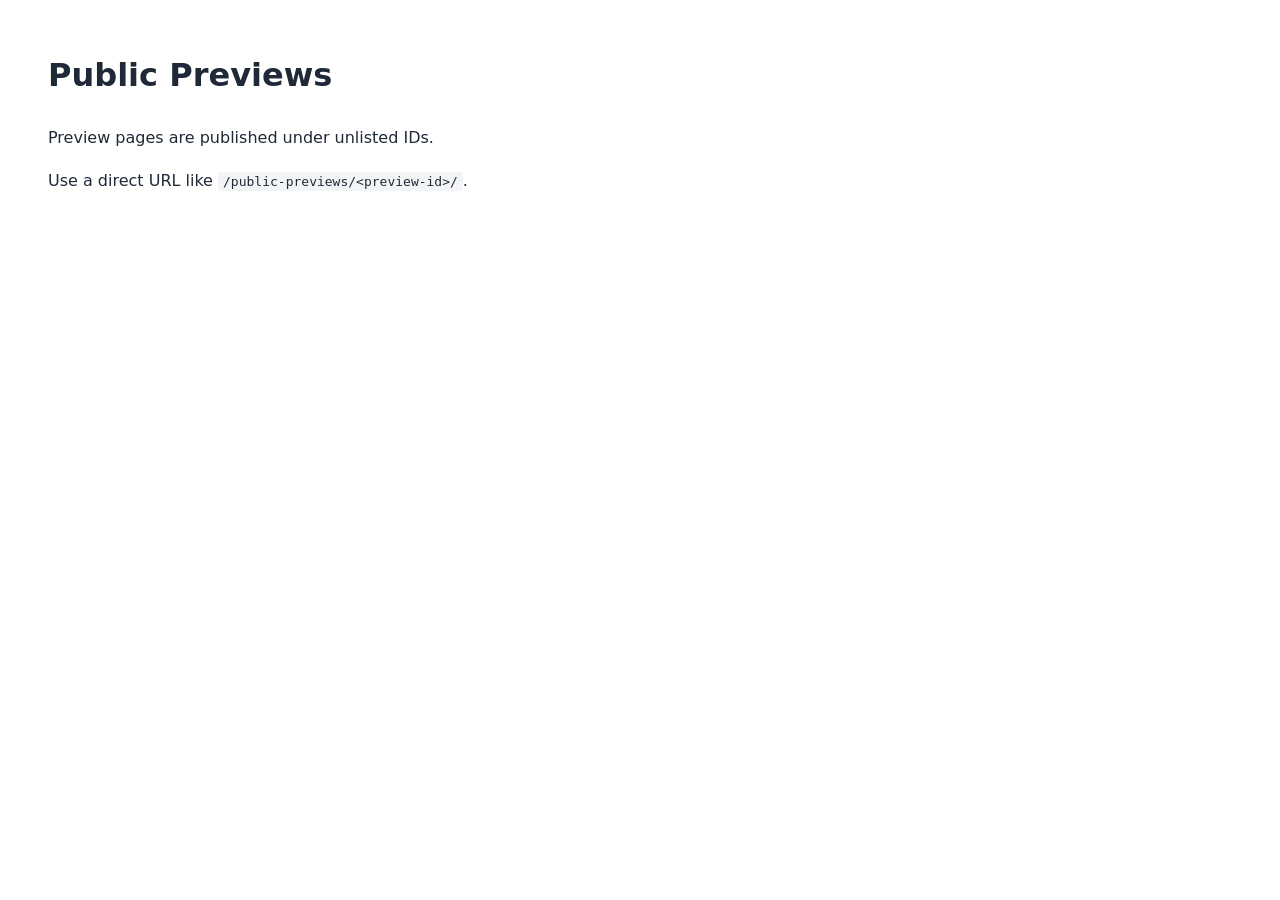
<file: index.html>
<!doctype html>
<html lang="ja">
  <head>
    <meta charset="utf-8">
    <meta name="viewport" content="width=device-width, initial-scale=1">
    <meta name="robots" content="noindex, nofollow, noarchive">
    <title>Public Previews</title>
    <style>
      body { font-family: system-ui, -apple-system, BlinkMacSystemFont, "Segoe UI", sans-serif; margin: 48px; line-height: 1.7; color: #1f2937; }
      main { max-width: 720px; }
      code { background: #f3f4f6; border-radius: 4px; padding: 2px 5px; }
    </style>
  </head>
  <body>
    <main>
      <h1>Public Previews</h1>
      <p>Preview pages are published under unlisted IDs.</p>
      <p>Use a direct URL like <code>/public-previews/&lt;preview-id&gt;/</code>.</p>
    </main>
  </body>
</html>
</file>
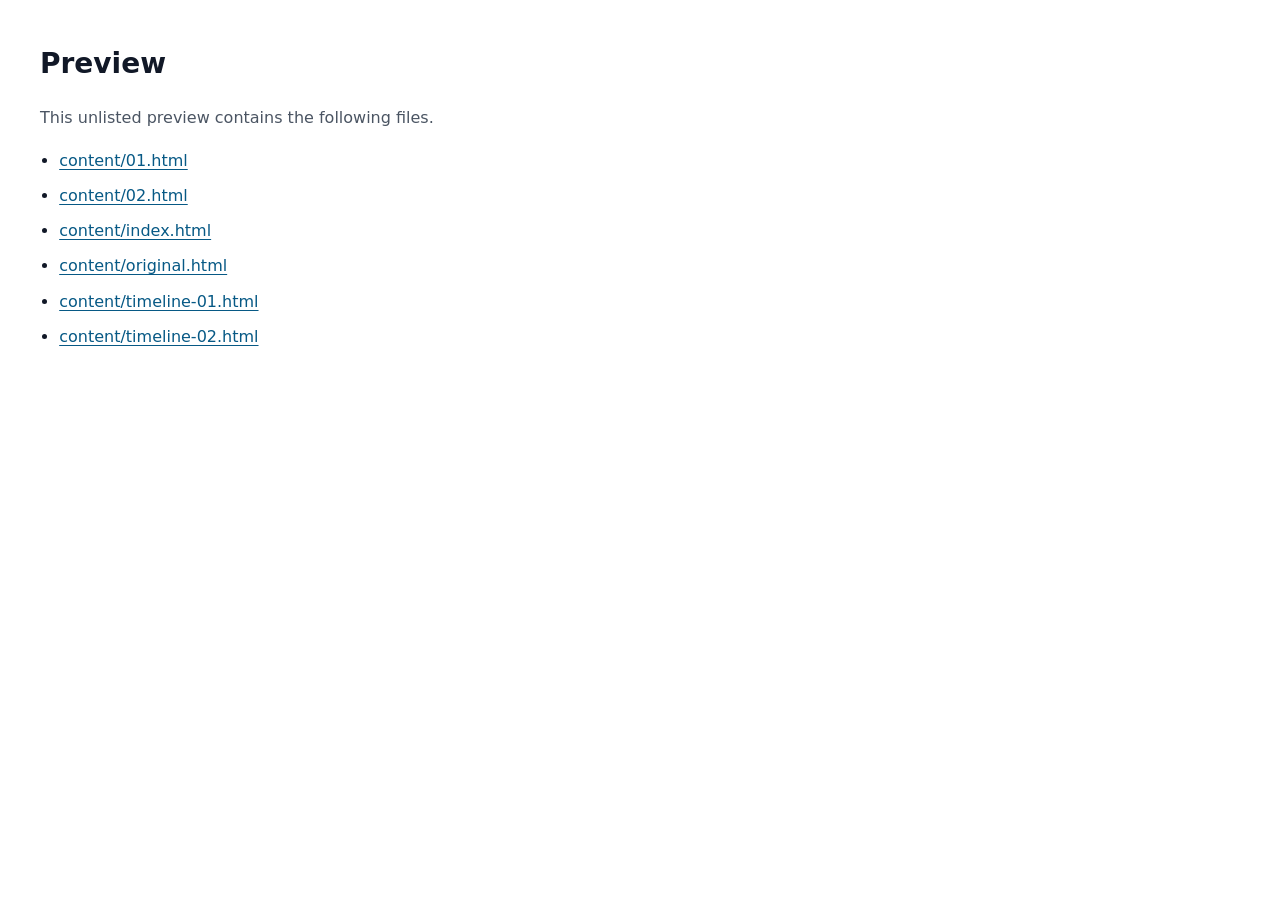
<file: public-previews/8b08eea757c859227cf06dbb60ca4126669d8a5a8bfb9ed3/index.html>
<!doctype html>
<html lang="ja">
  <head>
    <meta charset="utf-8">
    <meta name="viewport" content="width=device-width, initial-scale=1">
    <meta name="robots" content="noindex, nofollow, noarchive">
    <title>Preview</title>
    <style>
      :root { color-scheme: light; }
      body { font-family: system-ui, -apple-system, BlinkMacSystemFont, "Segoe UI", sans-serif; margin: 40px; line-height: 1.7; color: #111827; background: #ffffff; }
      main { max-width: 920px; }
      h1 { font-size: 28px; margin: 0 0 12px; }
      p { color: #4b5563; }
      ul { padding-left: 1.2rem; }
      li { margin: 8px 0; }
      a { color: #075985; text-decoration-thickness: 1px; text-underline-offset: 3px; }
      code { background: #f3f4f6; border-radius: 4px; padding: 2px 5px; }
    </style>
  </head>
  <body>
    <main>
      <h1>Preview</h1>
      <p>This unlisted preview contains the following files.</p>
      <ul>
        <li><a href="content/01.html">content/01.html</a></li>
        <li><a href="content/02.html">content/02.html</a></li>
        <li><a href="content/index.html">content/index.html</a></li>
        <li><a href="content/original.html">content/original.html</a></li>
        <li><a href="content/timeline-01.html">content/timeline-01.html</a></li>
        <li><a href="content/timeline-02.html">content/timeline-02.html</a></li>
      </ul>
    </main>
  </body>
</html>
</file>
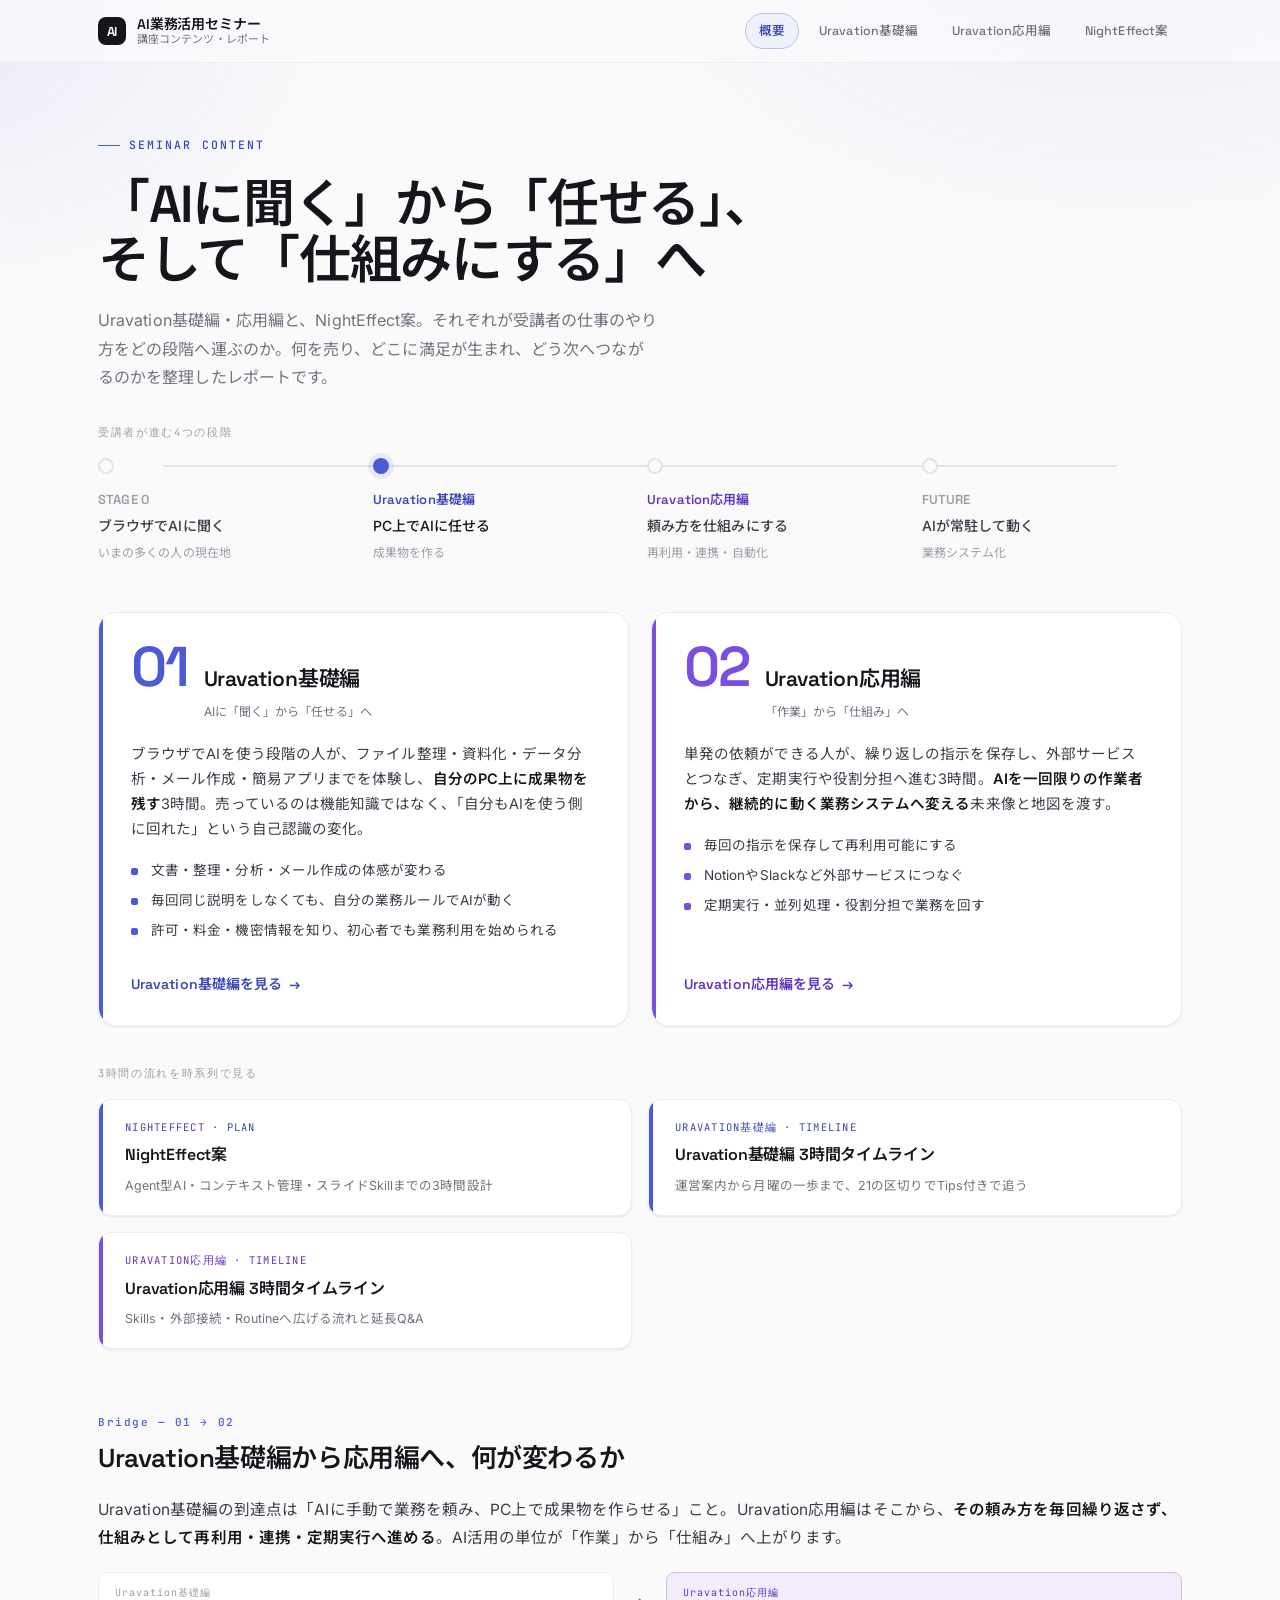
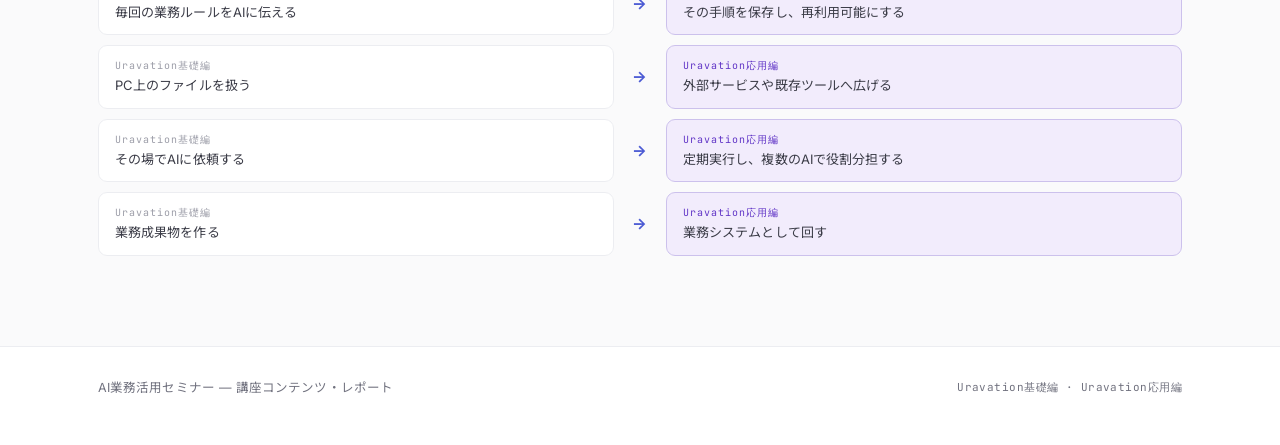
<file: public-previews/8b08eea757c859227cf06dbb60ca4126669d8a5a8bfb9ed3/content/index.html>
<!DOCTYPE html>
<html lang="ja" data-doc="basic">
<head>
<meta charset="UTF-8" />
<meta name="viewport" content="width=device-width, initial-scale=1.0" />
<title>AI業務活用セミナー — Uravation / NightEffect</title>
<meta name="description" content="Uravation基礎編・応用編と、NightEffect案が受講者をどの段階へ運ぶのかを整理したレポート。" />
<link rel="preconnect" href="https://fonts.googleapis.com" />
<link rel="preconnect" href="https://fonts.gstatic.com" crossorigin />
<link href="https://fonts.googleapis.com/css2?family=Space+Grotesk:wght@400;500;600;700&family=Inter:wght@400;500;600&family=JetBrains+Mono:wght@400;500&family=Noto+Sans+JP:wght@400;500;700&display=swap" rel="stylesheet" />
<link rel="stylesheet" href="styles.css?v=20260701-header-sync" />
</head>
<body>

<header class="topbar">
  <div class="topbar-inner">
    <a class="brand" href="index.html">
      <div class="brand-mark">AI</div>
      <div class="brand-text">
        <b>AI業務活用セミナー</b>
        <span>講座コンテンツ・レポート</span>
      </div>
    </a>
    <nav class="pagenav">
      <a href="index.html" class="current">概要</a>
      <a href="01.html">Uravation基礎編</a>
      <a href="02.html">Uravation応用編</a>
      <a href="original.html">NightEffect案</a>
    </nav>
  </div>
</header>

<section class="hero">
  <span class="eyebrow">Seminar Content</span>
  <h1><span class="hero-title-piece">「AIに聞く」から</span><span class="hero-title-piece">「任せる」、</span><br /><span class="hero-title-piece">そして</span><span class="hero-title-piece">「仕組みにする」へ</span></h1>
  <p class="hero-sub">Uravation基礎編・応用編と、NightEffect案。それぞれが受講者の仕事のやり方をどの段階へ運ぶのか。何を売り、どこに満足が生まれ、どう次へつながるのかを整理したレポートです。</p>
</section>

<div class="rail-wrap">
  <div class="rail-label-row">受講者が進む4つの段階</div>
  <div class="rail">
    <div class="rail-node is-context">
      <span class="rail-dot"></span>
      <span class="rail-stage">STAGE 0</span>
      <span class="rail-headline">ブラウザでAIに聞く</span>
      <span class="rail-sub">いまの多くの人の現在地</span>
    </div>
    <a class="rail-node is-doc is-link is-active" data-accent="basic" href="01.html">
      <span class="rail-dot"></span>
      <span class="rail-stage">Uravation基礎編</span>
      <span class="rail-headline">PC上でAIに任せる</span>
      <span class="rail-sub">成果物を作る</span>
    </a>
    <a class="rail-node is-doc is-link" data-accent="advanced" href="02.html">
      <span class="rail-dot"></span>
      <span class="rail-stage">Uravation応用編</span>
      <span class="rail-headline">頼み方を仕組みにする</span>
      <span class="rail-sub">再利用・連携・自動化</span>
    </a>
    <div class="rail-node is-context">
      <span class="rail-dot"></span>
      <span class="rail-stage">FUTURE</span>
      <span class="rail-headline">AIが常駐して動く</span>
      <span class="rail-sub">業務システム化</span>
    </div>
  </div>
</div>

<div class="home-cards">
  <a class="home-card accent-basic" href="01.html">
    <div class="home-card-top">
      <span class="home-card-num">01</span>
      <span class="home-card-title">
        <b>Uravation基礎編</b>
        <span>AIに「聞く」から「任せる」へ</span>
      </span>
    </div>
    <p class="home-card-def">ブラウザでAIを使う段階の人が、ファイル整理・資料化・データ分析・メール作成・簡易アプリまでを体験し、<strong>自分のPC上に成果物を残す</strong>3時間。売っているのは機能知識ではなく、「自分もAIを使う側に回れた」という自己認識の変化。</p>
    <ul class="home-points">
      <li>文書・整理・分析・メール作成の体感が変わる</li>
      <li>毎回同じ説明をしなくても、自分の業務ルールでAIが動く</li>
      <li>許可・料金・機密情報を知り、初心者でも業務利用を始められる</li>
    </ul>
    <span class="home-card-link">Uravation基礎編を見る <span class="arr">→</span></span>
  </a>

  <a class="home-card accent-advanced" href="02.html">
    <div class="home-card-top">
      <span class="home-card-num">02</span>
      <span class="home-card-title">
        <b>Uravation応用編</b>
        <span>「作業」から「仕組み」へ</span>
      </span>
    </div>
    <p class="home-card-def">単発の依頼ができる人が、繰り返しの指示を保存し、外部サービスとつなぎ、定期実行や役割分担へ進む3時間。<strong>AIを一回限りの作業者から、継続的に動く業務システムへ変える</strong>未来像と地図を渡す。</p>
    <ul class="home-points">
      <li>毎回の指示を保存して再利用可能にする</li>
      <li>NotionやSlackなど外部サービスにつなぐ</li>
      <li>定期実行・並列処理・役割分担で業務を回す</li>
    </ul>
    <span class="home-card-link">Uravation応用編を見る <span class="arr">→</span></span>
  </a>
</div>

<div class="home-timelines">
  <div class="ht-label">3時間の流れを時系列で見る</div>
  <div class="ht-grid">
    <a class="next-card accent-basic" href="original.html">
      <span class="nlab">NightEffect · Plan</span>
      <span class="ntitle">NightEffect案</span>
      <span class="nsub">Agent型AI・コンテキスト管理・スライドSkillまでの3時間設計</span>
    </a>
    <a class="next-card accent-basic" href="timeline-01.html">
      <span class="nlab">Uravation基礎編 · Timeline</span>
      <span class="ntitle">Uravation基礎編 3時間タイムライン</span>
      <span class="nsub">運営案内から月曜の一歩まで、21の区切りでTips付きで追う</span>
    </a>
    <a class="next-card accent-advanced" href="timeline-02.html">
      <span class="nlab">Uravation応用編 · Timeline</span>
      <span class="ntitle">Uravation応用編 3時間タイムライン</span>
      <span class="nsub">Skills・外部接続・Routineへ広げる流れと延長Q&amp;A</span>
    </a>
  </div>
</div>

<div class="layout" style="grid-template-columns: 1fr; padding-top: 22px;">
  <main>
    <section class="section" style="margin-top: 36px;">
      <div class="sec-head">
        <span class="sec-kicker">Bridge — 01 → 02</span>
        <h2 class="sec-title">Uravation基礎編から応用編へ、何が変わるか</h2>
      </div>
      <div class="prose">
        <p>Uravation基礎編の到達点は「AIに手動で業務を頼み、PC上で成果物を作らせる」こと。Uravation応用編はそこから、<strong>その頼み方を毎回繰り返さず、仕組みとして再利用・連携・定期実行へ進める</strong>。AI活用の単位が「作業」から「仕組み」へ上がります。</p>
      </div>
      <div class="conn">
        <div class="conn-row"><div class="conn-cell"><span class="lab">Uravation基礎編</span>毎回の業務ルールをAIに伝える</div><div class="conn-arrow">→</div><div class="conn-cell to"><span class="lab lab-adv">Uravation応用編</span>その手順を保存し、再利用可能にする</div></div>
        <div class="conn-row"><div class="conn-cell"><span class="lab">Uravation基礎編</span>PC上のファイルを扱う</div><div class="conn-arrow">→</div><div class="conn-cell to"><span class="lab lab-adv">Uravation応用編</span>外部サービスや既存ツールへ広げる</div></div>
        <div class="conn-row"><div class="conn-cell"><span class="lab">Uravation基礎編</span>その場でAIに依頼する</div><div class="conn-arrow">→</div><div class="conn-cell to"><span class="lab lab-adv">Uravation応用編</span>定期実行し、複数のAIで役割分担する</div></div>
        <div class="conn-row"><div class="conn-cell"><span class="lab">Uravation基礎編</span>業務成果物を作る</div><div class="conn-arrow">→</div><div class="conn-cell to"><span class="lab lab-adv">Uravation応用編</span>業務システムとして回す</div></div>
      </div>
    </section>
  </main>
</div>

<footer class="footer">
  <div class="footer-inner">
    <span>AI業務活用セミナー — 講座コンテンツ・レポート</span>
    <span class="mono">Uravation基礎編 · Uravation応用編</span>
  </div>
</footer>

</body>
</html>
</file>
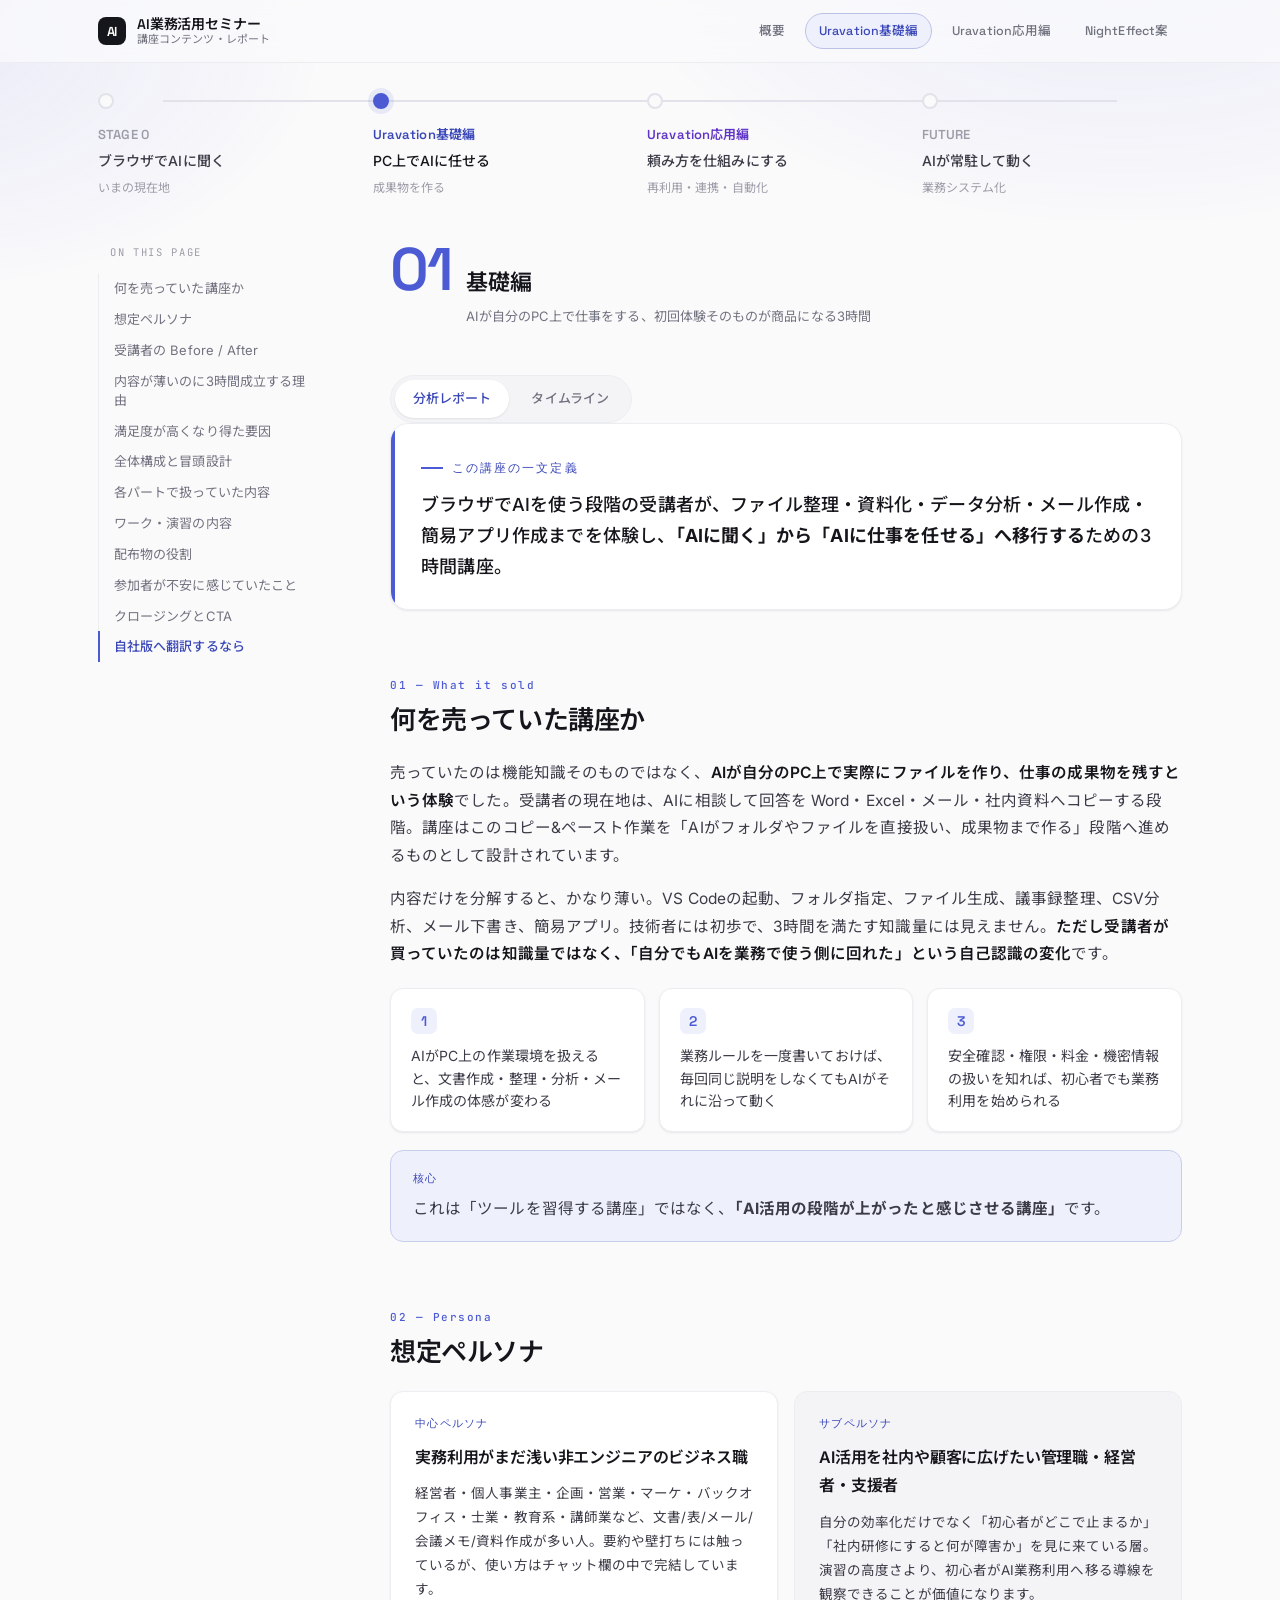
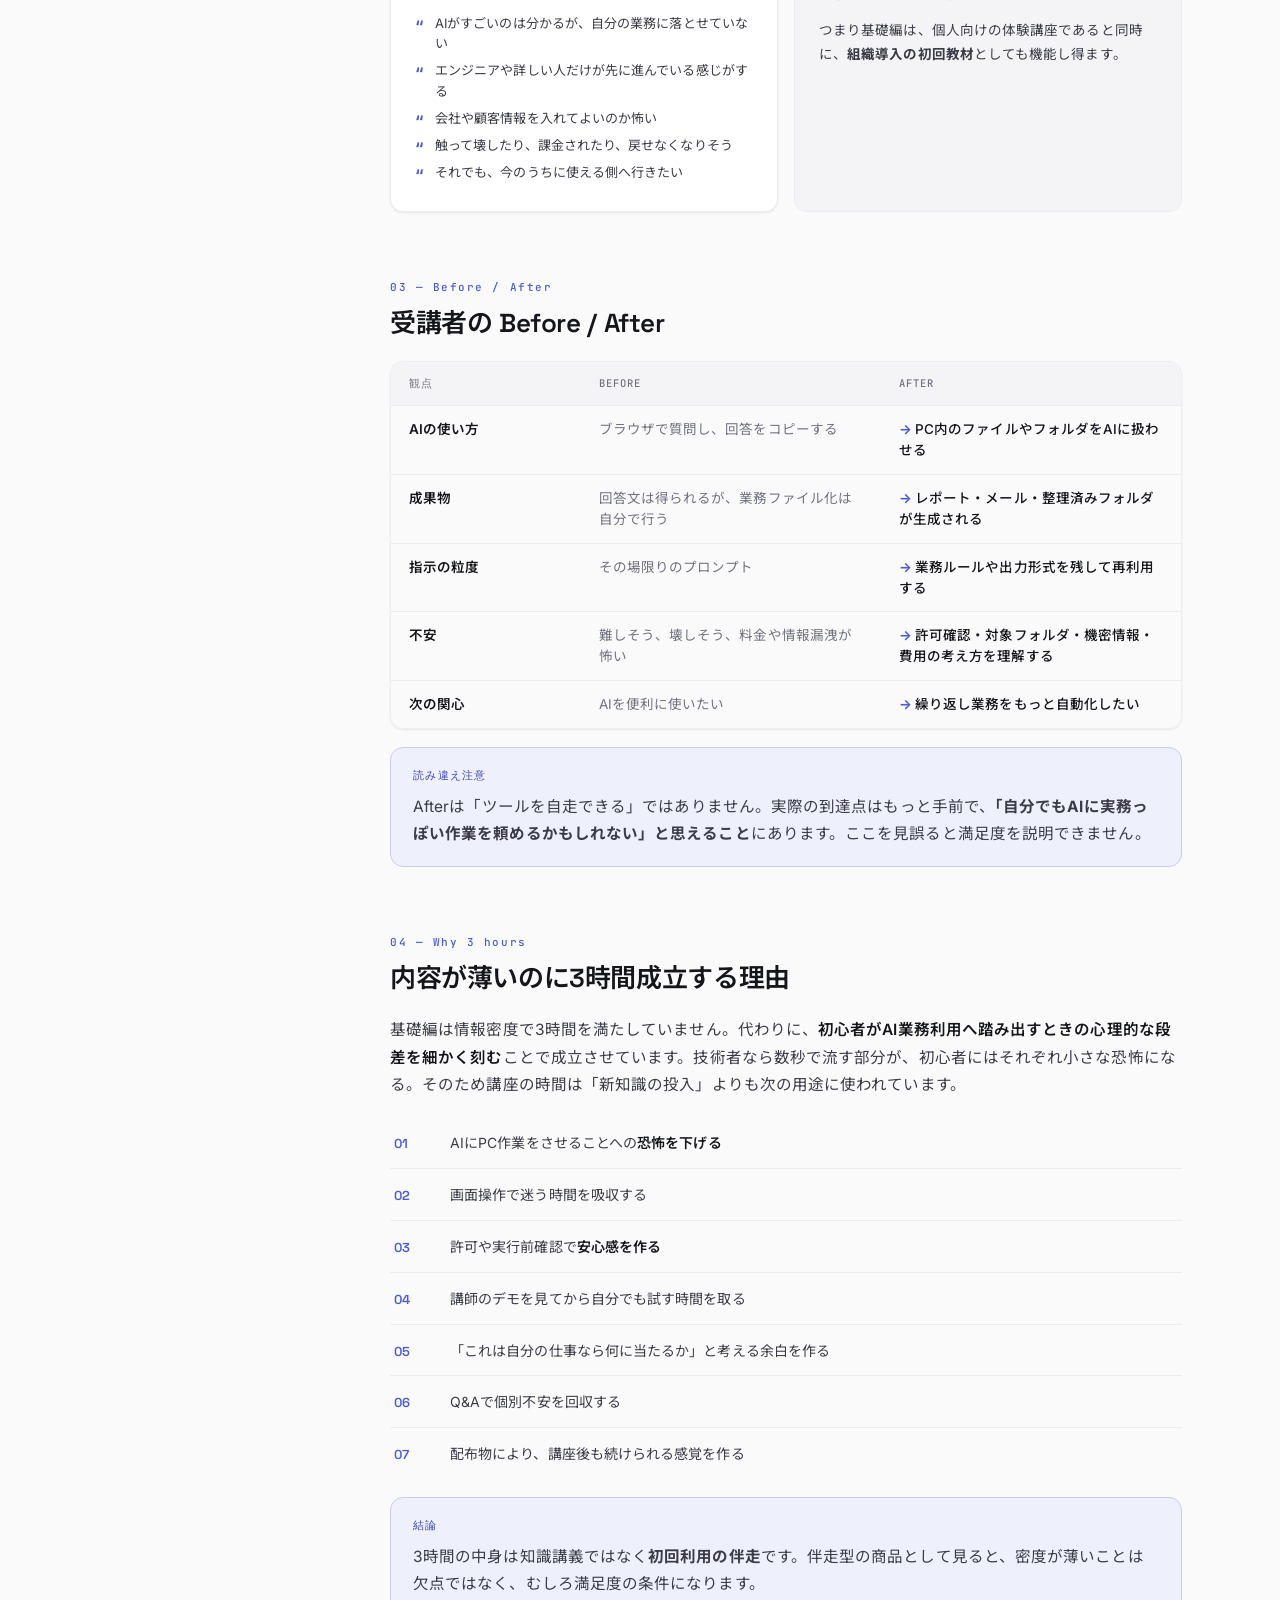
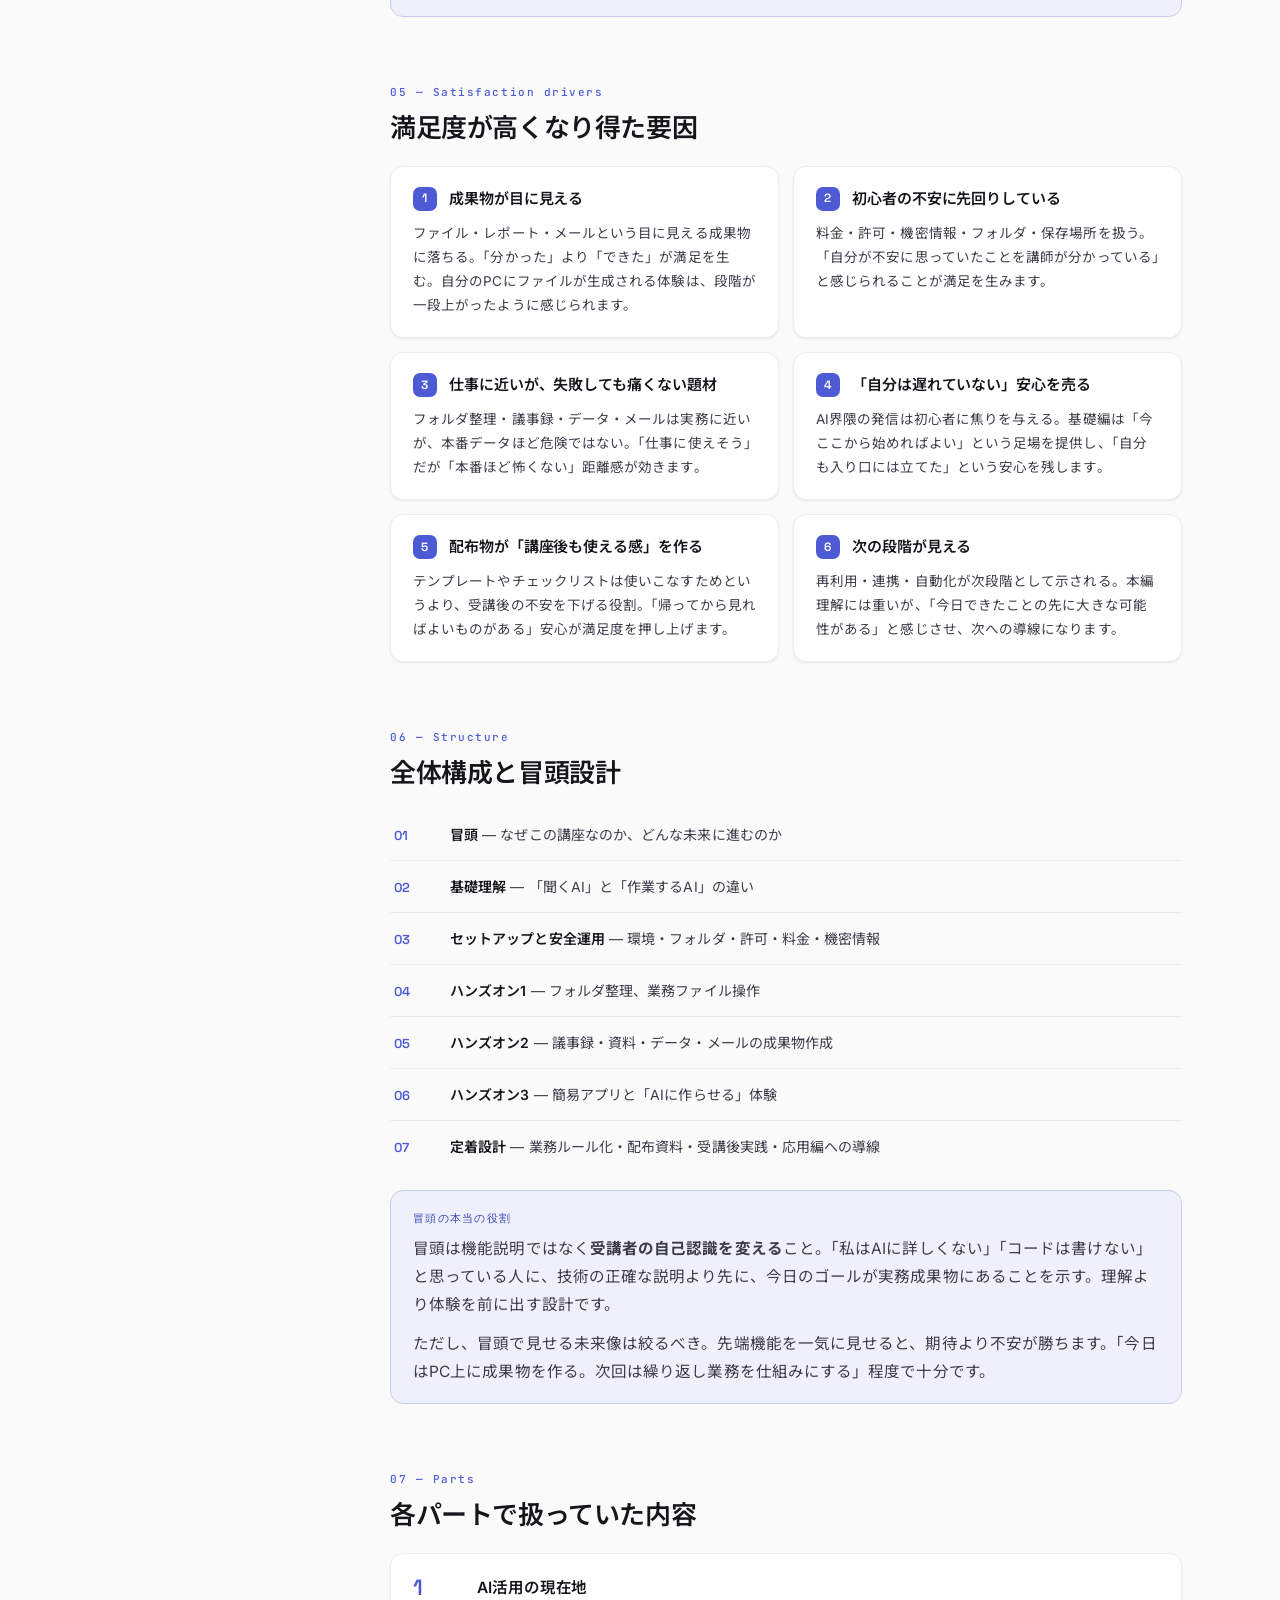
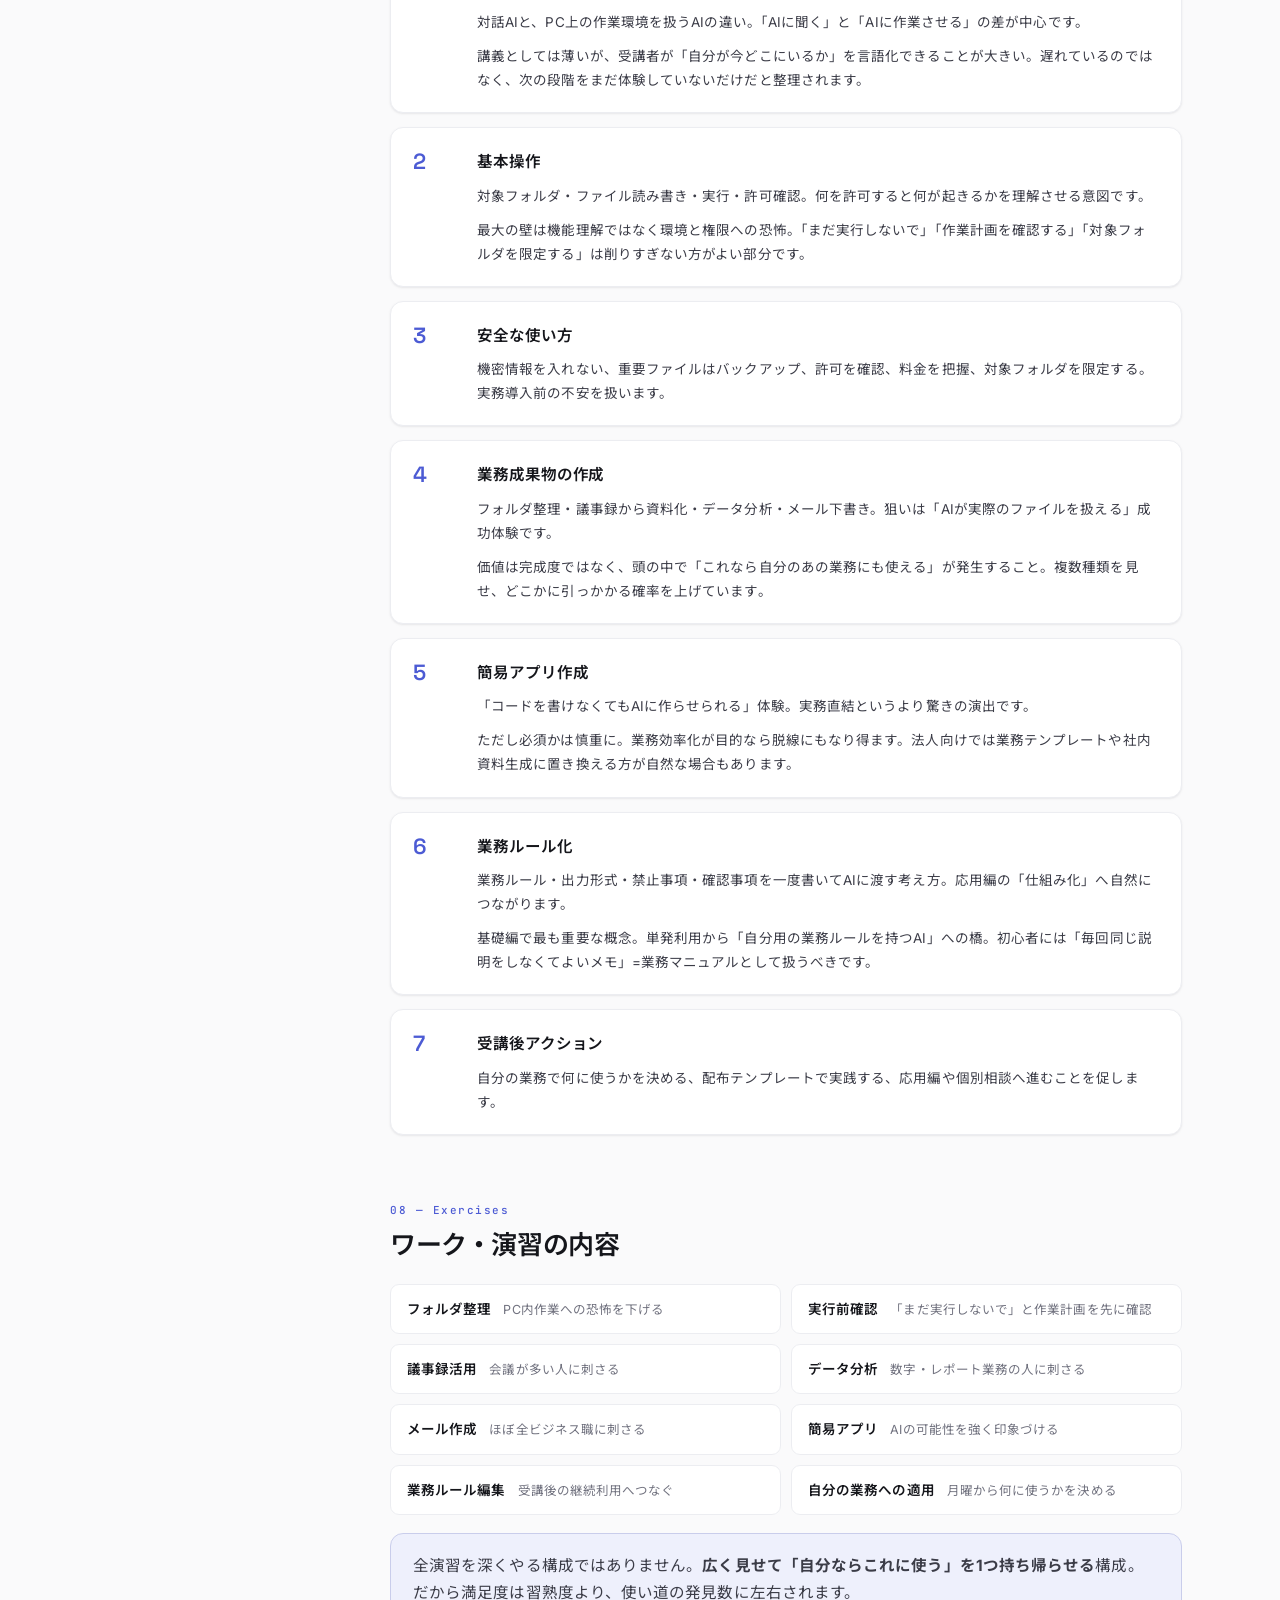
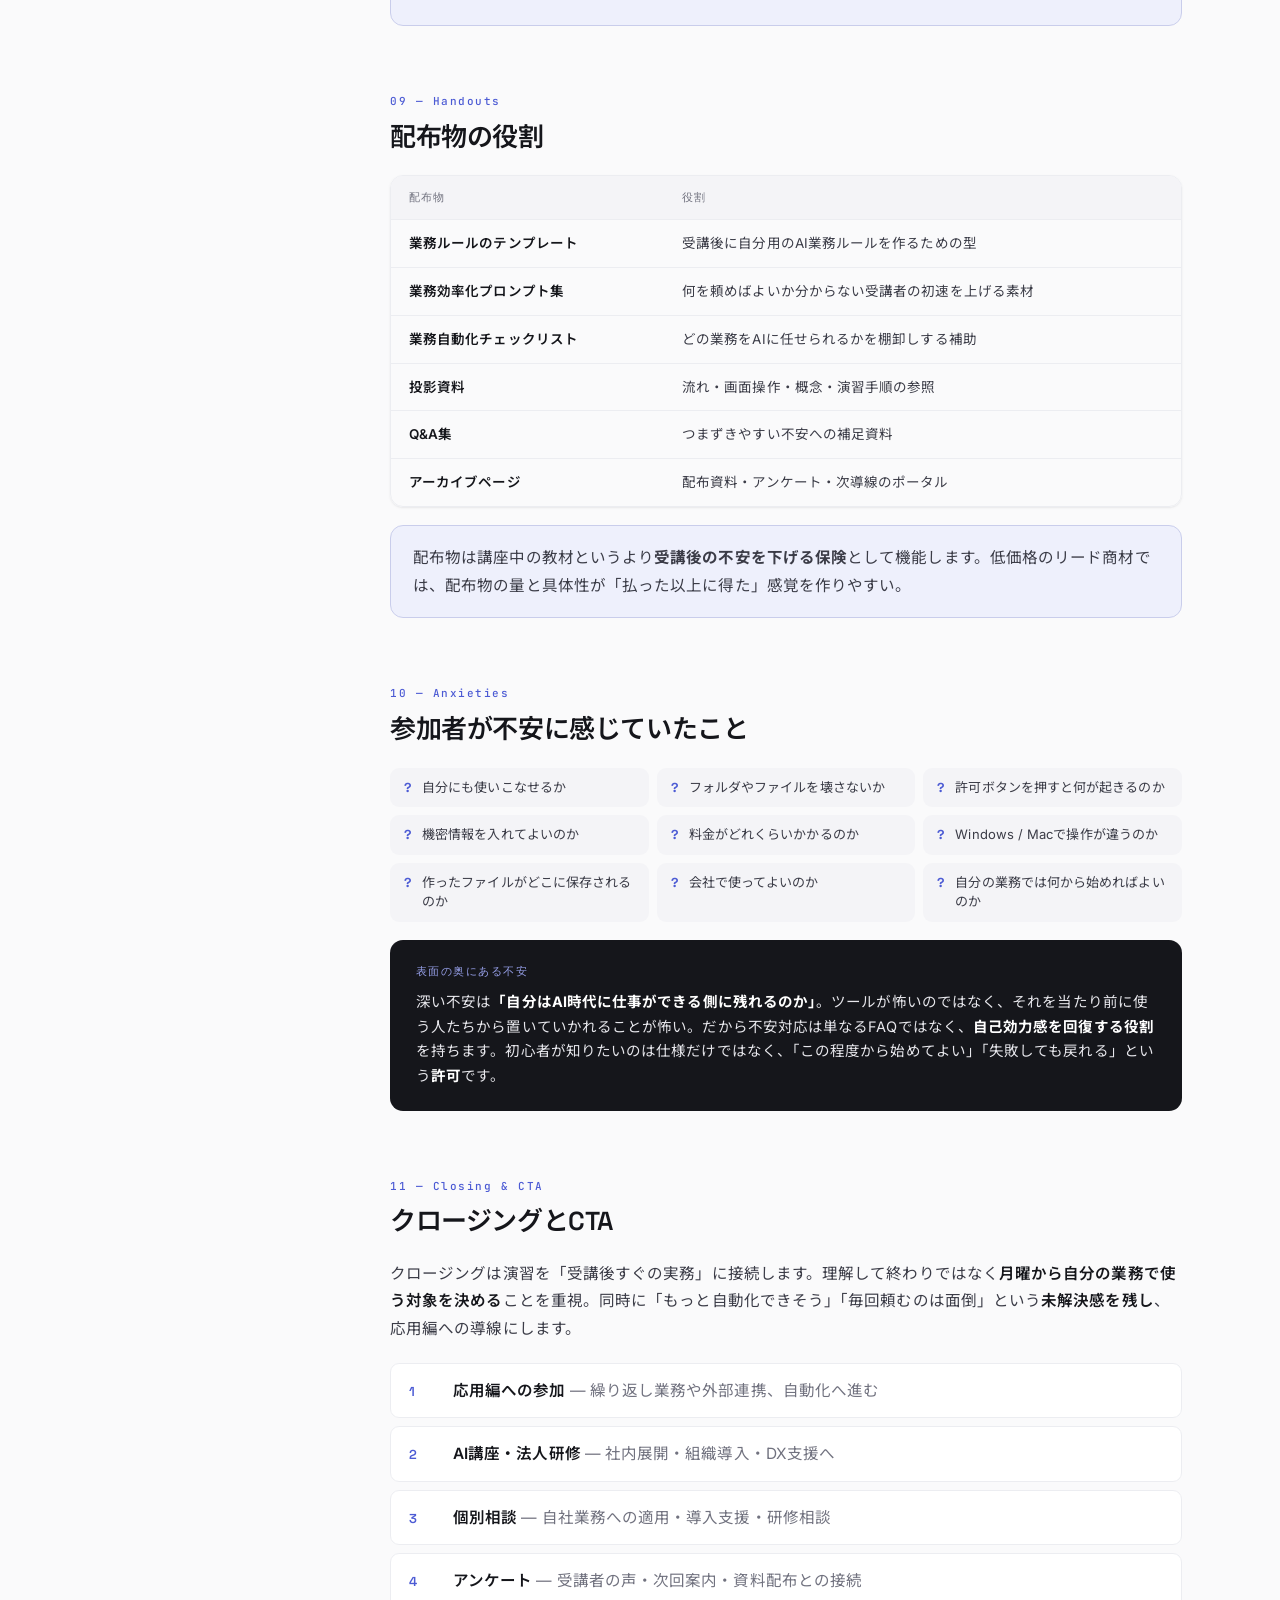
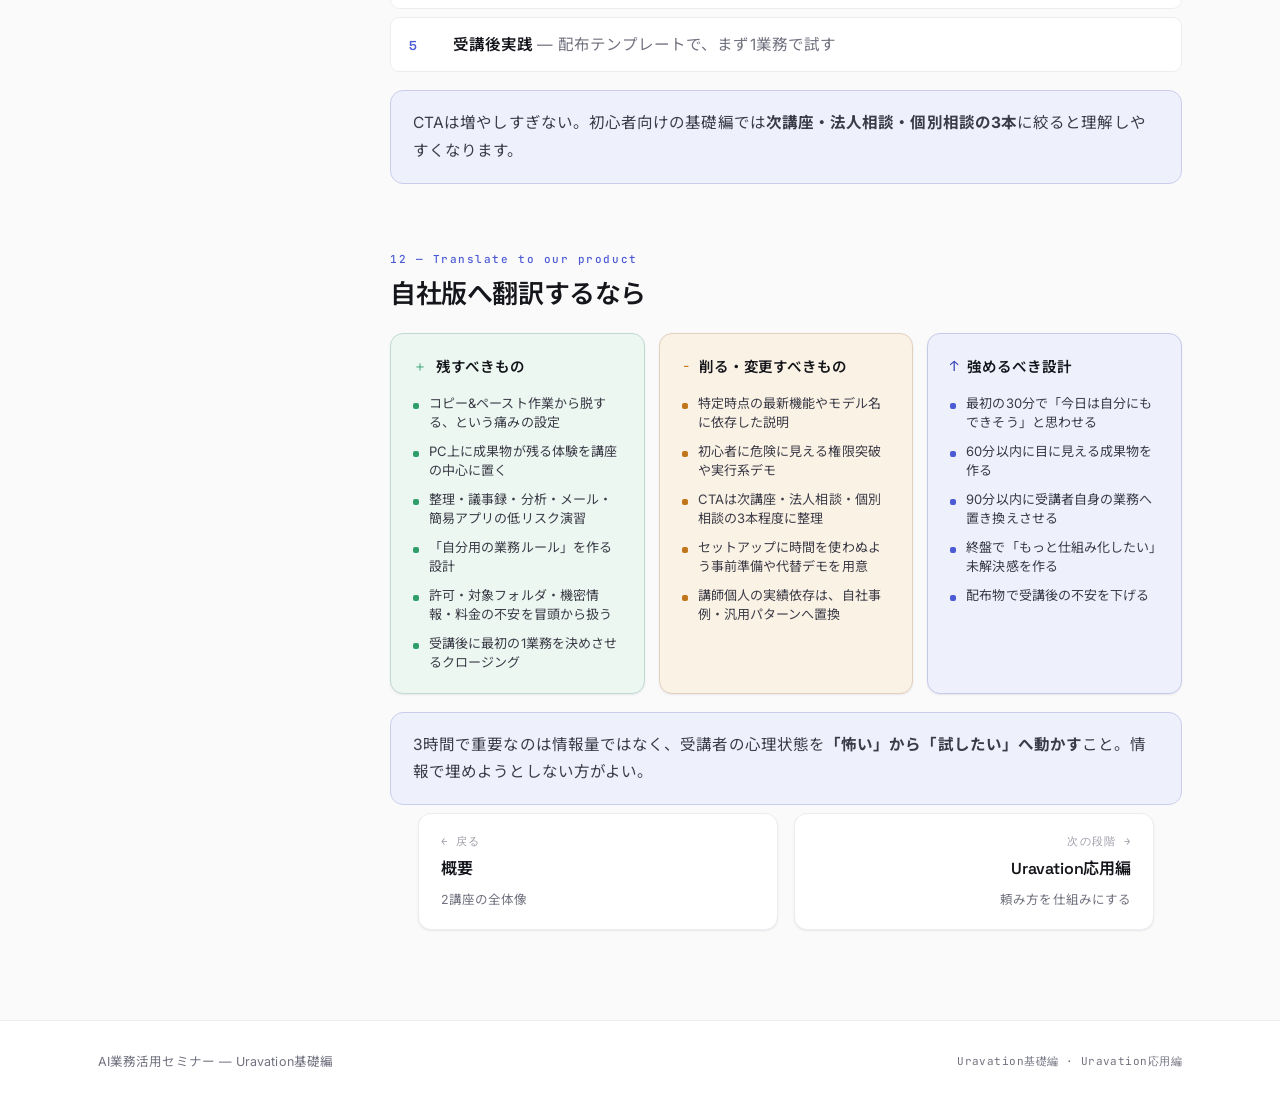
<file: public-previews/8b08eea757c859227cf06dbb60ca4126669d8a5a8bfb9ed3/content/01.html>
<!DOCTYPE html>
<html lang="ja" data-doc="basic">
<head>
<meta charset="UTF-8" />
<meta name="viewport" content="width=device-width, initial-scale=1.0" />
<title>Uravation基礎編 — AI業務活用セミナー</title>
<meta name="description" content="基礎編：AIが自分のPC上で仕事をする、初回体験そのものが商品になる3時間。" />
<link rel="preconnect" href="https://fonts.googleapis.com" />
<link rel="preconnect" href="https://fonts.gstatic.com" crossorigin />
<link href="https://fonts.googleapis.com/css2?family=Space+Grotesk:wght@400;500;600;700&family=Inter:wght@400;500;600&family=JetBrains+Mono:wght@400;500&family=Noto+Sans+JP:wght@400;500;700&display=swap" rel="stylesheet" />
<link rel="stylesheet" href="styles.css?v=20260701-header-sync" />
</head>
<body>

<header class="topbar">
  <div class="topbar-inner">
    <a class="brand" href="index.html">
      <div class="brand-mark">AI</div>
      <div class="brand-text">
        <b>AI業務活用セミナー</b>
        <span>講座コンテンツ・レポート</span>
      </div>
    </a>
    <nav class="pagenav">
      <a href="index.html">概要</a>
      <a href="01.html" class="current">Uravation基礎編</a>
      <a href="02.html">Uravation応用編</a>
      <a href="original.html">NightEffect案</a>
    </nav>
  </div>
</header>

<div class="rail-wrap" style="padding-top: 30px;">
  <div class="rail">
    <div class="rail-node is-context">
      <span class="rail-dot"></span>
      <span class="rail-stage">STAGE 0</span>
      <span class="rail-headline">ブラウザでAIに聞く</span>
      <span class="rail-sub">いまの現在地</span>
    </div>
    <div class="rail-node is-doc is-active">
      <span class="rail-dot"></span>
      <span class="rail-stage">Uravation基礎編</span>
      <span class="rail-headline">PC上でAIに任せる</span>
      <span class="rail-sub">成果物を作る</span>
    </div>
    <a class="rail-node is-doc is-link" data-accent="advanced" href="02.html">
      <span class="rail-dot"></span>
      <span class="rail-stage">Uravation応用編</span>
      <span class="rail-headline">頼み方を仕組みにする</span>
      <span class="rail-sub">再利用・連携・自動化</span>
    </a>
    <div class="rail-node is-context">
      <span class="rail-dot"></span>
      <span class="rail-stage">FUTURE</span>
      <span class="rail-headline">AIが常駐して動く</span>
      <span class="rail-sub">業務システム化</span>
    </div>
  </div>
</div>

<div class="layout">

  <nav class="toc" aria-label="目次">
    <div class="toc-title">On this page</div>
    <ul class="toc-list" id="tocList"></ul>
  </nav>

  <main>
    <div class="doc-flag">
      <span class="doc-num">01</span>
      <span class="doc-flag-text">
        <b>基礎編</b>
        <span>AIが自分のPC上で仕事をする、初回体験そのものが商品になる3時間</span>
      </span>
    </div>

    <div class="tl-toggle">
      <a href="01.html" class="current">分析レポート</a>
      <a href="timeline-01.html">タイムライン</a>
    </div>

    <div class="definition">
      <span class="eyebrow">この講座の一文定義</span>
      <p>ブラウザでAIを使う段階の受講者が、ファイル整理・資料化・データ分析・メール作成・簡易アプリ作成までを体験し、<strong>「AIに聞く」から「AIに仕事を任せる」へ移行する</strong>ための3時間講座。</p>
    </div>

    <section class="section" id="selling" data-toc="何を売っていた講座か">
      <div class="sec-head"><span class="sec-kicker">01 — What it sold</span><h2 class="sec-title">何を売っていた講座か</h2></div>
      <div class="prose">
        <p>売っていたのは機能知識そのものではなく、<strong>AIが自分のPC上で実際にファイルを作り、仕事の成果物を残すという体験</strong>でした。受講者の現在地は、AIに相談して回答を Word・Excel・メール・社内資料へコピーする段階。講座はこのコピー&amp;ペースト作業を「AIがフォルダやファイルを直接扱い、成果物まで作る」段階へ進めるものとして設計されています。</p>
        <p>内容だけを分解すると、かなり薄い。VS Codeの起動、フォルダ指定、ファイル生成、議事録整理、CSV分析、メール下書き、簡易アプリ。技術者には初歩で、3時間を満たす知識量には見えません。<strong>ただし受講者が買っていたのは知識量ではなく、「自分でもAIを業務で使う側に回れた」という自己認識の変化</strong>です。</p>
      </div>
      <div class="value-grid">
        <div class="value-card"><span class="vnum">1</span><p>AIがPC上の作業環境を扱えると、文書作成・整理・分析・メール作成の体感が変わる</p></div>
        <div class="value-card"><span class="vnum">2</span><p>業務ルールを一度書いておけば、毎回同じ説明をしなくてもAIがそれに沿って動く</p></div>
        <div class="value-card"><span class="vnum">3</span><p>安全確認・権限・料金・機密情報の扱いを知れば、初心者でも業務利用を始められる</p></div>
      </div>
      <div class="callout">
        <span class="tag">核心</span>
        <p>これは「ツールを習得する講座」ではなく、<strong>「AI活用の段階が上がったと感じさせる講座」</strong>です。</p>
      </div>
    </section>

    <section class="section" id="persona" data-toc="想定ペルソナ">
      <div class="sec-head"><span class="sec-kicker">02 — Persona</span><h2 class="sec-title">想定ペルソナ</h2></div>
      <div class="persona-grid">
        <div class="persona">
          <div class="persona-role">中心ペルソナ</div>
          <h4>実務利用がまだ浅い非エンジニアのビジネス職</h4>
          <p>経営者・個人事業主・企画・営業・マーケ・バックオフィス・士業・教育系・講師業など、文書/表/メール/会議メモ/資料作成が多い人。要約や壁打ちには触っているが、使い方はチャット欄の中で完結しています。</p>
          <ul class="feel-list">
            <li>AIがすごいのは分かるが、自分の業務に落とせていない</li>
            <li>エンジニアや詳しい人だけが先に進んでいる感じがする</li>
            <li>会社や顧客情報を入れてよいのか怖い</li>
            <li>触って壊したり、課金されたり、戻せなくなりそう</li>
            <li>それでも、今のうちに使える側へ行きたい</li>
          </ul>
        </div>
        <div class="persona is-sub">
          <div class="persona-role">サブペルソナ</div>
          <h4>AI活用を社内や顧客に広げたい管理職・経営者・支援者</h4>
          <p>自分の効率化だけでなく「初心者がどこで止まるか」「社内研修にすると何が障害か」を見に来ている層。演習の高度さより、初心者がAI業務利用へ移る導線を観察できることが価値になります。</p>
          <p>つまり基礎編は、個人向けの体験講座であると同時に、<strong>組織導入の初回教材</strong>としても機能し得ます。</p>
        </div>
      </div>
    </section>

    <section class="section" id="ba" data-toc="受講者の Before / After">
      <div class="sec-head"><span class="sec-kicker">03 — Before / After</span><h2 class="sec-title">受講者の Before / After</h2></div>
      <div class="table-wrap">
        <table class="ba">
          <thead><tr><th>観点</th><th class="col-before">Before</th><th class="col-after">After</th></tr></thead>
          <tbody>
            <tr><td class="t-key">AIの使い方</td><td class="before">ブラウザで質問し、回答をコピーする</td><td class="after">PC内のファイルやフォルダをAIに扱わせる</td></tr>
            <tr><td class="t-key">成果物</td><td class="before">回答文は得られるが、業務ファイル化は自分で行う</td><td class="after">レポート・メール・整理済みフォルダが生成される</td></tr>
            <tr><td class="t-key">指示の粒度</td><td class="before">その場限りのプロンプト</td><td class="after">業務ルールや出力形式を残して再利用する</td></tr>
            <tr><td class="t-key">不安</td><td class="before">難しそう、壊しそう、料金や情報漏洩が怖い</td><td class="after">許可確認・対象フォルダ・機密情報・費用の考え方を理解する</td></tr>
            <tr><td class="t-key">次の関心</td><td class="before">AIを便利に使いたい</td><td class="after">繰り返し業務をもっと自動化したい</td></tr>
          </tbody>
        </table>
      </div>
      <div class="callout">
        <span class="tag">読み違え注意</span>
        <p>Afterは「ツールを自走できる」ではありません。実際の到達点はもっと手前で、<strong>「自分でもAIに実務っぽい作業を頼めるかもしれない」と思えること</strong>にあります。ここを見誤ると満足度を説明できません。</p>
      </div>
    </section>

    <section class="section" id="three-hours" data-toc="内容が薄いのに3時間成立する理由">
      <div class="sec-head"><span class="sec-kicker">04 — Why 3 hours</span><h2 class="sec-title">内容が薄いのに3時間成立する理由</h2></div>
      <div class="prose">
        <p>基礎編は情報密度で3時間を満たしていません。代わりに、<strong>初心者がAI業務利用へ踏み出すときの心理的な段差を細かく刻む</strong>ことで成立させています。技術者なら数秒で流す部分が、初心者にはそれぞれ小さな恐怖になる。そのため講座の時間は「新知識の投入」よりも次の用途に使われています。</p>
      </div>
      <div class="steps">
        <div class="step"><span class="step-n">01</span><span class="step-body">AIにPC作業をさせることへの<b>恐怖を下げる</b></span></div>
        <div class="step"><span class="step-n">02</span><span class="step-body">画面操作で迷う時間を吸収する</span></div>
        <div class="step"><span class="step-n">03</span><span class="step-body">許可や実行前確認で<b>安心感を作る</b></span></div>
        <div class="step"><span class="step-n">04</span><span class="step-body">講師のデモを見てから自分でも試す時間を取る</span></div>
        <div class="step"><span class="step-n">05</span><span class="step-body">「これは自分の仕事なら何に当たるか」と考える余白を作る</span></div>
        <div class="step"><span class="step-n">06</span><span class="step-body">Q&amp;Aで個別不安を回収する</span></div>
        <div class="step"><span class="step-n">07</span><span class="step-body">配布物により、講座後も続けられる感覚を作る</span></div>
      </div>
      <div class="callout">
        <span class="tag">結論</span>
        <p>3時間の中身は知識講義ではなく<strong>初回利用の伴走</strong>です。伴走型の商品として見ると、密度が薄いことは欠点ではなく、むしろ満足度の条件になります。</p>
      </div>
    </section>

    <section class="section" id="satisfaction" data-toc="満足度が高くなり得た要因">
      <div class="sec-head"><span class="sec-kicker">05 — Satisfaction drivers</span><h2 class="sec-title">満足度が高くなり得た要因</h2></div>
      <div class="factors">
        <div class="factor"><div class="factor-head"><span class="factor-n">1</span><h4>成果物が目に見える</h4></div><p>ファイル・レポート・メールという目に見える成果物に落ちる。「分かった」より「できた」が満足を生む。自分のPCにファイルが生成される体験は、段階が一段上がったように感じられます。</p></div>
        <div class="factor"><div class="factor-head"><span class="factor-n">2</span><h4>初心者の不安に先回りしている</h4></div><p>料金・許可・機密情報・フォルダ・保存場所を扱う。「自分が不安に思っていたことを講師が分かっている」と感じられることが満足を生みます。</p></div>
        <div class="factor"><div class="factor-head"><span class="factor-n">3</span><h4>仕事に近いが、失敗しても痛くない題材</h4></div><p>フォルダ整理・議事録・データ・メールは実務に近いが、本番データほど危険ではない。「仕事に使えそう」だが「本番ほど怖くない」距離感が効きます。</p></div>
        <div class="factor"><div class="factor-head"><span class="factor-n">4</span><h4>「自分は遅れていない」安心を売る</h4></div><p>AI界隈の発信は初心者に焦りを与える。基礎編は「今ここから始めればよい」という足場を提供し、「自分も入り口には立てた」という安心を残します。</p></div>
        <div class="factor"><div class="factor-head"><span class="factor-n">5</span><h4>配布物が「講座後も使える感」を作る</h4></div><p>テンプレートやチェックリストは使いこなすためというより、受講後の不安を下げる役割。「帰ってから見ればよいものがある」安心が満足度を押し上げます。</p></div>
        <div class="factor"><div class="factor-head"><span class="factor-n">6</span><h4>次の段階が見える</h4></div><p>再利用・連携・自動化が次段階として示される。本編理解には重いが、「今日できたことの先に大きな可能性がある」と感じさせ、次への導線になります。</p></div>
      </div>
    </section>

    <section class="section" id="structure" data-toc="全体構成と冒頭設計">
      <div class="sec-head"><span class="sec-kicker">06 — Structure</span><h2 class="sec-title">全体構成と冒頭設計</h2></div>
      <div class="steps">
        <div class="step"><span class="step-n">01</span><span class="step-body"><b>冒頭</b> — なぜこの講座なのか、どんな未来に進むのか</span></div>
        <div class="step"><span class="step-n">02</span><span class="step-body"><b>基礎理解</b> — 「聞くAI」と「作業するAI」の違い</span></div>
        <div class="step"><span class="step-n">03</span><span class="step-body"><b>セットアップと安全運用</b> — 環境・フォルダ・許可・料金・機密情報</span></div>
        <div class="step"><span class="step-n">04</span><span class="step-body"><b>ハンズオン1</b> — フォルダ整理、業務ファイル操作</span></div>
        <div class="step"><span class="step-n">05</span><span class="step-body"><b>ハンズオン2</b> — 議事録・資料・データ・メールの成果物作成</span></div>
        <div class="step"><span class="step-n">06</span><span class="step-body"><b>ハンズオン3</b> — 簡易アプリと「AIに作らせる」体験</span></div>
        <div class="step"><span class="step-n">07</span><span class="step-body"><b>定着設計</b> — 業務ルール化・配布資料・受講後実践・応用編への導線</span></div>
      </div>
      <div class="callout">
        <span class="tag">冒頭の本当の役割</span>
        <p>冒頭は機能説明ではなく<strong>受講者の自己認識を変える</strong>こと。「私はAIに詳しくない」「コードは書けない」と思っている人に、技術の正確な説明より先に、今日のゴールが実務成果物にあることを示す。理解より体験を前に出す設計です。</p>
        <p>ただし、冒頭で見せる未来像は絞るべき。先端機能を一気に見せると、期待より不安が勝ちます。「今日はPC上に成果物を作る。次回は繰り返し業務を仕組みにする」程度で十分です。</p>
      </div>
    </section>

    <section class="section" id="parts" data-toc="各パートで扱っていた内容">
      <div class="sec-head"><span class="sec-kicker">07 — Parts</span><h2 class="sec-title">各パートで扱っていた内容</h2></div>
      <div class="parts">
        <div class="part"><span class="part-n">1</span><div><h4>AI活用の現在地</h4><p>対話AIと、PC上の作業環境を扱うAIの違い。「AIに聞く」と「AIに作業させる」の差が中心です。</p><p>講義としては薄いが、受講者が「自分が今どこにいるか」を言語化できることが大きい。遅れているのではなく、次の段階をまだ体験していないだけだと整理されます。</p></div></div>
        <div class="part"><span class="part-n">2</span><div><h4>基本操作</h4><p>対象フォルダ・ファイル読み書き・実行・許可確認。何を許可すると何が起きるかを理解させる意図です。</p><p>最大の壁は機能理解ではなく環境と権限への恐怖。「まだ実行しないで」「作業計画を確認する」「対象フォルダを限定する」は削りすぎない方がよい部分です。</p></div></div>
        <div class="part"><span class="part-n">3</span><div><h4>安全な使い方</h4><p>機密情報を入れない、重要ファイルはバックアップ、許可を確認、料金を把握、対象フォルダを限定する。実務導入前の不安を扱います。</p></div></div>
        <div class="part"><span class="part-n">4</span><div><h4>業務成果物の作成</h4><p>フォルダ整理・議事録から資料化・データ分析・メール下書き。狙いは「AIが実際のファイルを扱える」成功体験です。</p><p>価値は完成度ではなく、頭の中で「これなら自分のあの業務にも使える」が発生すること。複数種類を見せ、どこかに引っかかる確率を上げています。</p></div></div>
        <div class="part"><span class="part-n">5</span><div><h4>簡易アプリ作成</h4><p>「コードを書けなくてもAIに作らせられる」体験。実務直結というより驚きの演出です。</p><p>ただし必須かは慎重に。業務効率化が目的なら脱線にもなり得ます。法人向けでは業務テンプレートや社内資料生成に置き換える方が自然な場合もあります。</p></div></div>
        <div class="part"><span class="part-n">6</span><div><h4>業務ルール化</h4><p>業務ルール・出力形式・禁止事項・確認事項を一度書いてAIに渡す考え方。応用編の「仕組み化」へ自然につながります。</p><p>基礎編で最も重要な概念。単発利用から「自分用の業務ルールを持つAI」への橋。初心者には「毎回同じ説明をしなくてよいメモ」=業務マニュアルとして扱うべきです。</p></div></div>
        <div class="part"><span class="part-n">7</span><div><h4>受講後アクション</h4><p>自分の業務で何に使うかを決める、配布テンプレートで実践する、応用編や個別相談へ進むことを促します。</p></div></div>
      </div>
    </section>

    <section class="section" id="work" data-toc="ワーク・演習の内容">
      <div class="sec-head"><span class="sec-kicker">08 — Exercises</span><h2 class="sec-title">ワーク・演習の内容</h2></div>
      <div class="work-list">
        <div class="work-item"><b>フォルダ整理</b><span>PC内作業への恐怖を下げる</span></div>
        <div class="work-item"><b>実行前確認</b><span>「まだ実行しないで」と作業計画を先に確認</span></div>
        <div class="work-item"><b>議事録活用</b><span>会議が多い人に刺さる</span></div>
        <div class="work-item"><b>データ分析</b><span>数字・レポート業務の人に刺さる</span></div>
        <div class="work-item"><b>メール作成</b><span>ほぼ全ビジネス職に刺さる</span></div>
        <div class="work-item"><b>簡易アプリ</b><span>AIの可能性を強く印象づける</span></div>
        <div class="work-item"><b>業務ルール編集</b><span>受講後の継続利用へつなぐ</span></div>
        <div class="work-item"><b>自分の業務への適用</b><span>月曜から何に使うかを決める</span></div>
      </div>
      <div class="callout">
        <p>全演習を深くやる構成ではありません。<strong>広く見せて「自分ならこれに使う」を1つ持ち帰らせる</strong>構成。だから満足度は習熟度より、使い道の発見数に左右されます。</p>
      </div>
    </section>

    <section class="section" id="handout" data-toc="配布物の役割">
      <div class="sec-head"><span class="sec-kicker">09 — Handouts</span><h2 class="sec-title">配布物の役割</h2></div>
      <div class="table-wrap">
        <table>
          <thead><tr><th>配布物</th><th>役割</th></tr></thead>
          <tbody>
            <tr><td class="t-key">業務ルールのテンプレート</td><td>受講後に自分用のAI業務ルールを作るための型</td></tr>
            <tr><td class="t-key">業務効率化プロンプト集</td><td>何を頼めばよいか分からない受講者の初速を上げる素材</td></tr>
            <tr><td class="t-key">業務自動化チェックリスト</td><td>どの業務をAIに任せられるかを棚卸しする補助</td></tr>
            <tr><td class="t-key">投影資料</td><td>流れ・画面操作・概念・演習手順の参照</td></tr>
            <tr><td class="t-key">Q&amp;A集</td><td>つまずきやすい不安への補足資料</td></tr>
            <tr><td class="t-key">アーカイブページ</td><td>配布資料・アンケート・次導線のポータル</td></tr>
          </tbody>
        </table>
      </div>
      <div class="callout">
        <p>配布物は講座中の教材というより<strong>受講後の不安を下げる保険</strong>として機能します。低価格のリード商材では、配布物の量と具体性が「払った以上に得た」感覚を作りやすい。</p>
      </div>
    </section>

    <section class="section" id="anxiety" data-toc="参加者が不安に感じていたこと">
      <div class="sec-head"><span class="sec-kicker">10 — Anxieties</span><h2 class="sec-title">参加者が不安に感じていたこと</h2></div>
      <div class="anx-list">
        <span class="anx">自分にも使いこなせるか</span>
        <span class="anx">フォルダやファイルを壊さないか</span>
        <span class="anx">許可ボタンを押すと何が起きるのか</span>
        <span class="anx">機密情報を入れてよいのか</span>
        <span class="anx">料金がどれくらいかかるのか</span>
        <span class="anx">Windows / Macで操作が違うのか</span>
        <span class="anx">作ったファイルがどこに保存されるのか</span>
        <span class="anx">会社で使ってよいのか</span>
        <span class="anx">自分の業務では何から始めればよいのか</span>
      </div>
      <div class="deep-anx">
        <span class="tag">表面の奥にある不安</span>
        <p>深い不安は<strong>「自分はAI時代に仕事ができる側に残れるのか」</strong>。ツールが怖いのではなく、それを当たり前に使う人たちから置いていかれることが怖い。だから不安対応は単なるFAQではなく、<strong>自己効力感を回復する役割</strong>を持ちます。初心者が知りたいのは仕様だけではなく、「この程度から始めてよい」「失敗しても戻れる」という<strong>許可</strong>です。</p>
      </div>
    </section>

    <section class="section" id="cta" data-toc="クロージングとCTA">
      <div class="sec-head"><span class="sec-kicker">11 — Closing &amp; CTA</span><h2 class="sec-title">クロージングとCTA</h2></div>
      <div class="prose">
        <p>クロージングは演習を「受講後すぐの実務」に接続します。理解して終わりではなく<strong>月曜から自分の業務で使う対象を決める</strong>ことを重視。同時に「もっと自動化できそう」「毎回頼むのは面倒」という<strong>未解決感を残し</strong>、応用編への導線にします。</p>
      </div>
      <div class="cta-list">
        <div class="cta-item"><span class="cn">1</span><span><b>応用編への参加</b> — <span>繰り返し業務や外部連携、自動化へ進む</span></span></div>
        <div class="cta-item"><span class="cn">2</span><span><b>AI講座・法人研修</b> — <span>社内展開・組織導入・DX支援へ</span></span></div>
        <div class="cta-item"><span class="cn">3</span><span><b>個別相談</b> — <span>自社業務への適用・導入支援・研修相談</span></span></div>
        <div class="cta-item"><span class="cn">4</span><span><b>アンケート</b> — <span>受講者の声・次回案内・資料配布との接続</span></span></div>
        <div class="cta-item"><span class="cn">5</span><span><b>受講後実践</b> — <span>配布テンプレートで、まず1業務で試す</span></span></div>
      </div>
      <div class="callout">
        <p>CTAは増やしすぎない。初心者向けの基礎編では<strong>次講座・法人相談・個別相談の3本</strong>に絞ると理解しやすくなります。</p>
      </div>
    </section>

    <section class="section" id="translate" data-toc="自社版へ翻訳するなら">
      <div class="sec-head"><span class="sec-kicker">12 — Translate to our product</span><h2 class="sec-title">自社版へ翻訳するなら</h2></div>
      <div class="translate">
        <div class="tcard keep">
          <div class="tcard-head"><span class="tbadge">＋</span><h4>残すべきもの</h4></div>
          <ul>
            <li>コピー&amp;ペースト作業から脱する、という痛みの設定</li>
            <li>PC上に成果物が残る体験を講座の中心に置く</li>
            <li>整理・議事録・分析・メール・簡易アプリの低リスク演習</li>
            <li>「自分用の業務ルール」を作る設計</li>
            <li>許可・対象フォルダ・機密情報・料金の不安を冒頭から扱う</li>
            <li>受講後に最初の1業務を決めさせるクロージング</li>
          </ul>
        </div>
        <div class="tcard cut">
          <div class="tcard-head"><span class="tbadge">−</span><h4>削る・変更すべきもの</h4></div>
          <ul>
            <li>特定時点の最新機能やモデル名に依存した説明</li>
            <li>初心者に危険に見える権限突破や実行系デモ</li>
            <li>CTAは次講座・法人相談・個別相談の3本程度に整理</li>
            <li>セットアップに時間を使わぬよう事前準備や代替デモを用意</li>
            <li>講師個人の実績依存は、自社事例・汎用パターンへ置換</li>
          </ul>
        </div>
        <div class="tcard boost">
          <div class="tcard-head"><span class="tbadge">↑</span><h4>強めるべき設計</h4></div>
          <ul>
            <li>最初の30分で「今日は自分にもできそう」と思わせる</li>
            <li>60分以内に目に見える成果物を作る</li>
            <li>90分以内に受講者自身の業務へ置き換えさせる</li>
            <li>終盤で「もっと仕組み化したい」未解決感を作る</li>
            <li>配布物で受講後の不安を下げる</li>
          </ul>
        </div>
      </div>
      <div class="callout">
        <p>3時間で重要なのは情報量ではなく、受講者の心理状態を<strong>「怖い」から「試したい」へ動かす</strong>こと。情報で埋めようとしない方がよい。</p>
      </div>
    </section>

    <div class="next-nav">
      <a class="next-card is-prev" href="index.html">
        <span class="nlab">← 戻る</span>
        <span class="ntitle">概要</span>
        <span class="nsub">2講座の全体像</span>
      </a>
      <a class="next-card is-next accent-advanced" href="02.html">
        <span class="nlab">次の段階 →</span>
        <span class="ntitle">Uravation応用編</span>
        <span class="nsub">頼み方を仕組みにする</span>
      </a>
    </div>
  </main>
</div>

<footer class="footer">
  <div class="footer-inner">
    <span>AI業務活用セミナー — Uravation基礎編</span>
    <span class="mono">Uravation基礎編 · Uravation応用編</span>
  </div>
</footer>

<script>
  (function () {
    var tocList = document.getElementById('tocList');
    var sections = Array.prototype.slice.call(document.querySelectorAll('.section[data-toc]'));
    var links = [];
    sections.forEach(function (sec) {
      var li = document.createElement('li');
      var a = document.createElement('a');
      a.href = '#' + sec.id;
      a.textContent = sec.getAttribute('data-toc');
      a.addEventListener('click', function (e) {
        e.preventDefault();
        var top = sec.getBoundingClientRect().top + window.pageYOffset - 78;
        window.scrollTo({ top: top, behavior: 'smooth' });
      });
      li.appendChild(a);
      tocList.appendChild(li);
      links.push({ a: a, sec: sec });
    });
    var map = {};
    links.forEach(function (l) { map[l.sec.id] = l.a; });
    var observer = new IntersectionObserver(function (entries) {
      entries.forEach(function (entry) {
        if (entry.isIntersecting) {
          links.forEach(function (l) { l.a.classList.remove('active'); });
          if (map[entry.target.id]) map[entry.target.id].classList.add('active');
        }
      });
    }, { rootMargin: '-78px 0px -70% 0px', threshold: 0 });
    links.forEach(function (l) { observer.observe(l.sec); });
  })();
</script>

</body>
</html>
</file>
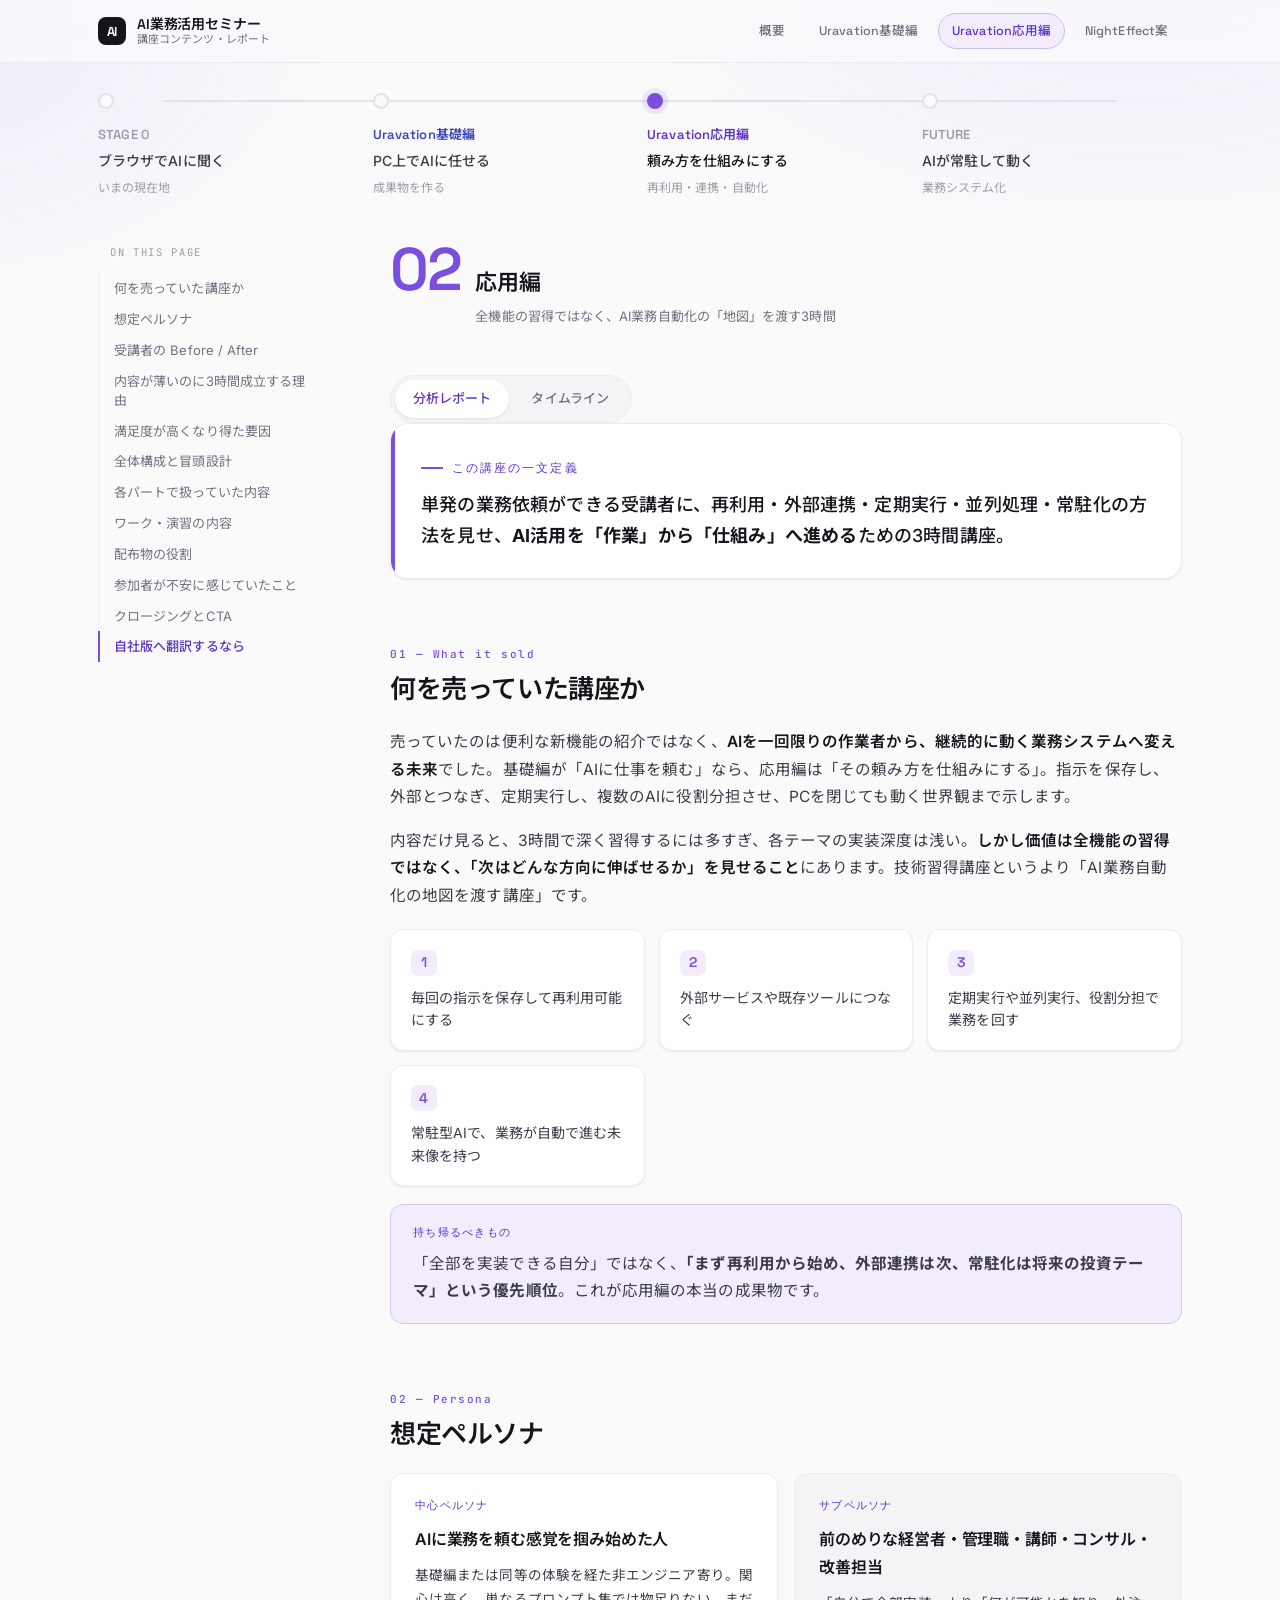
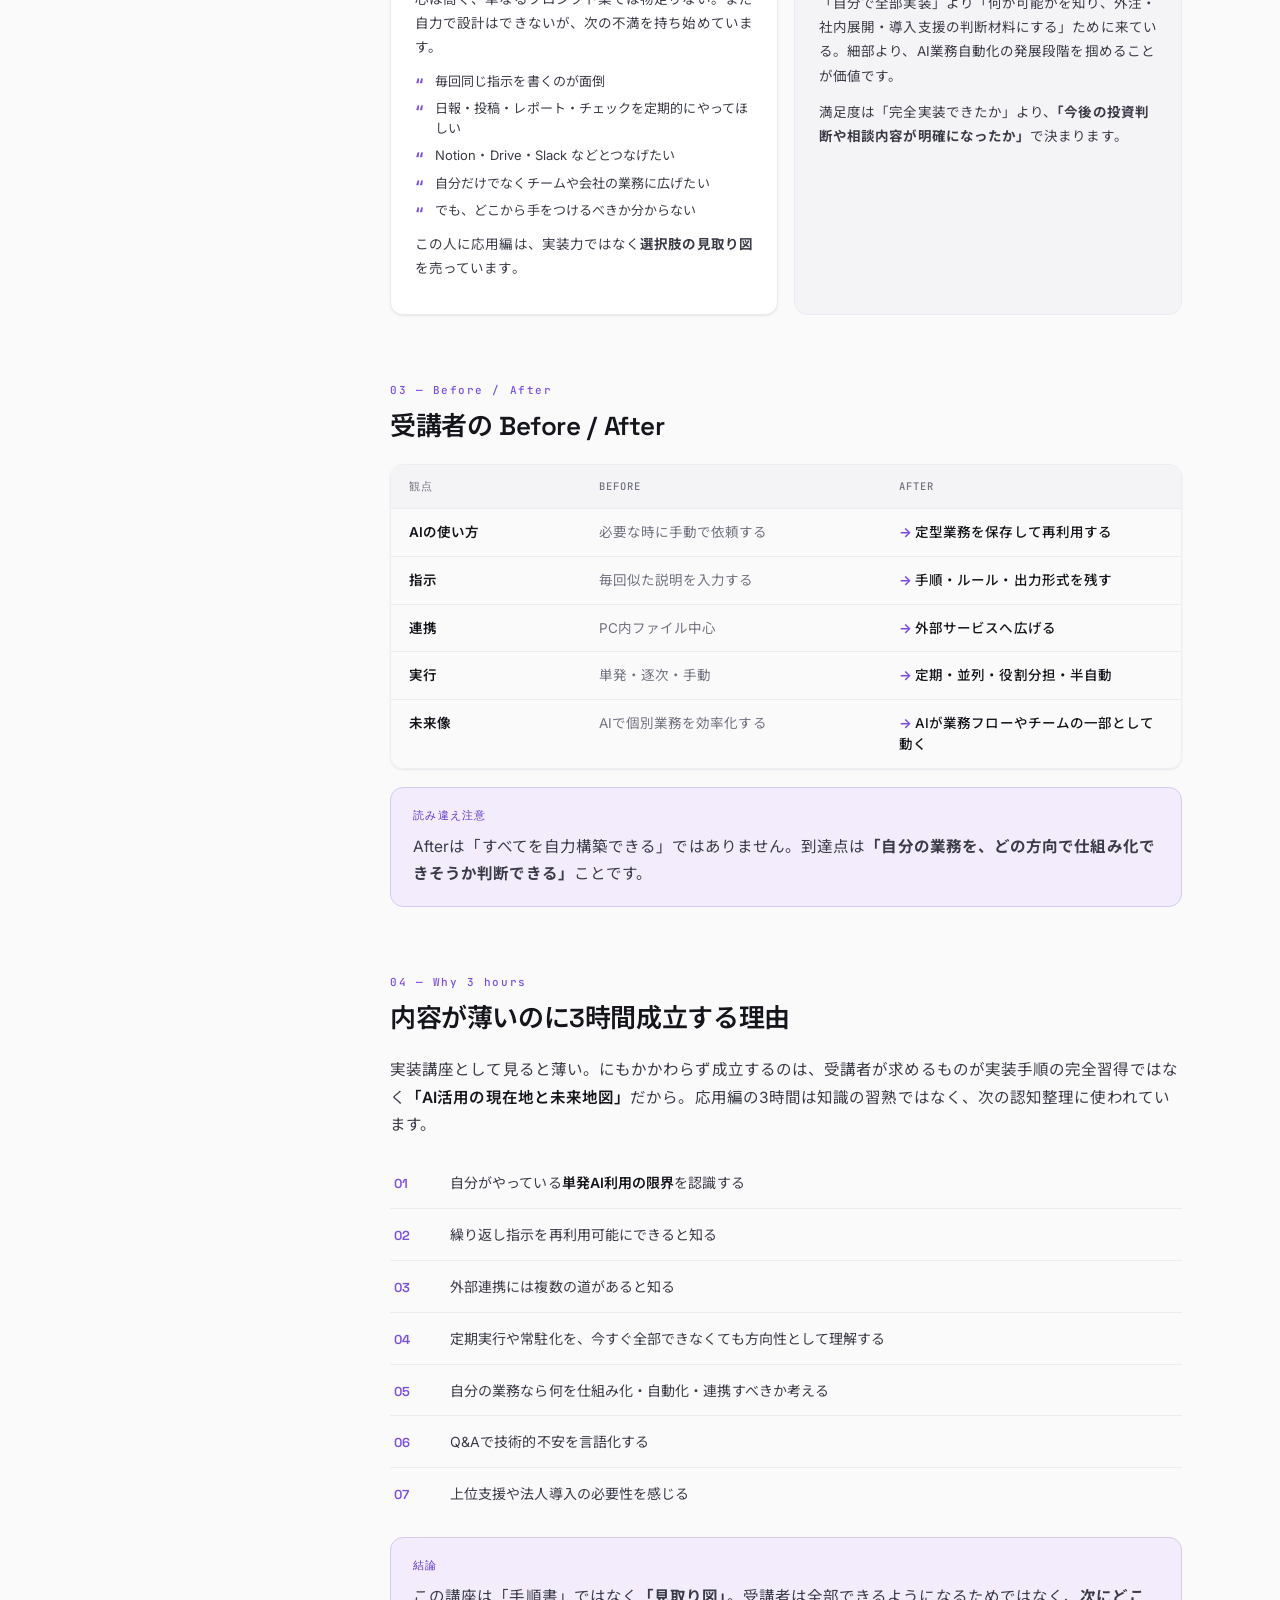
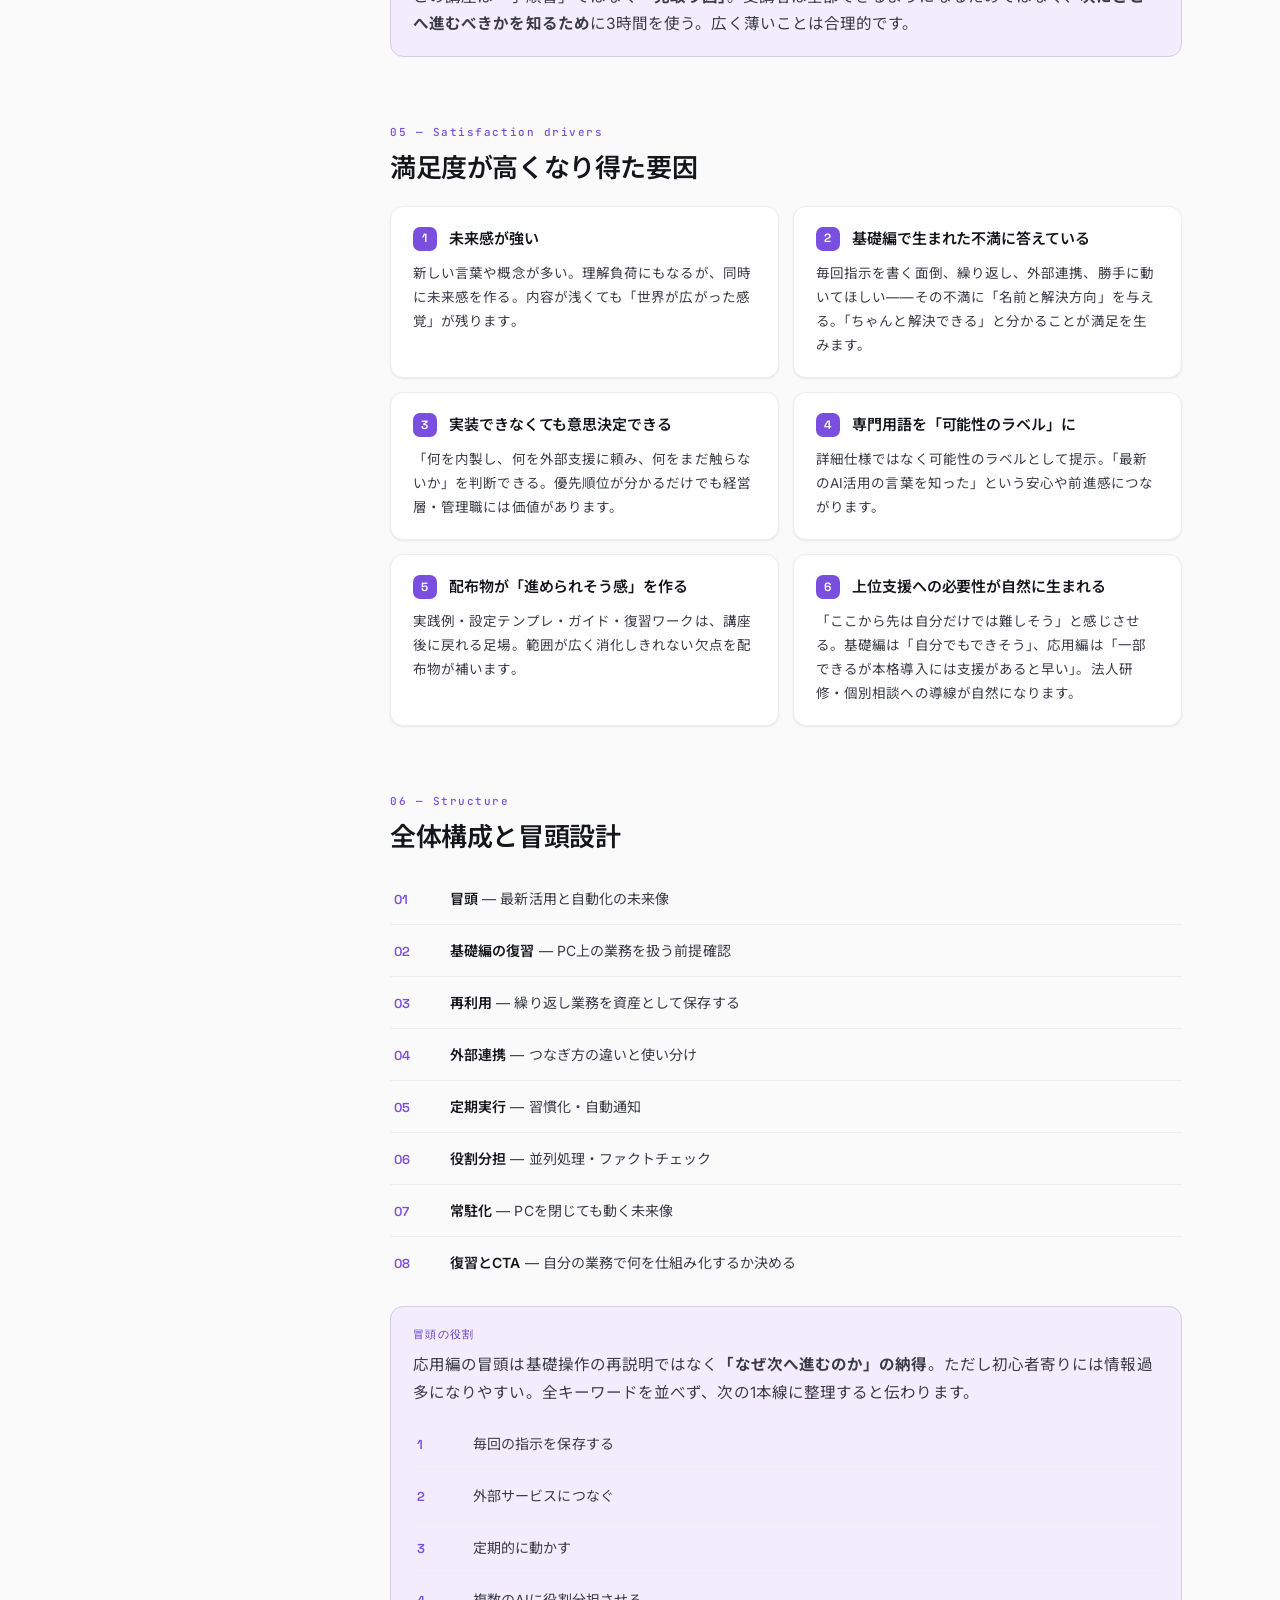
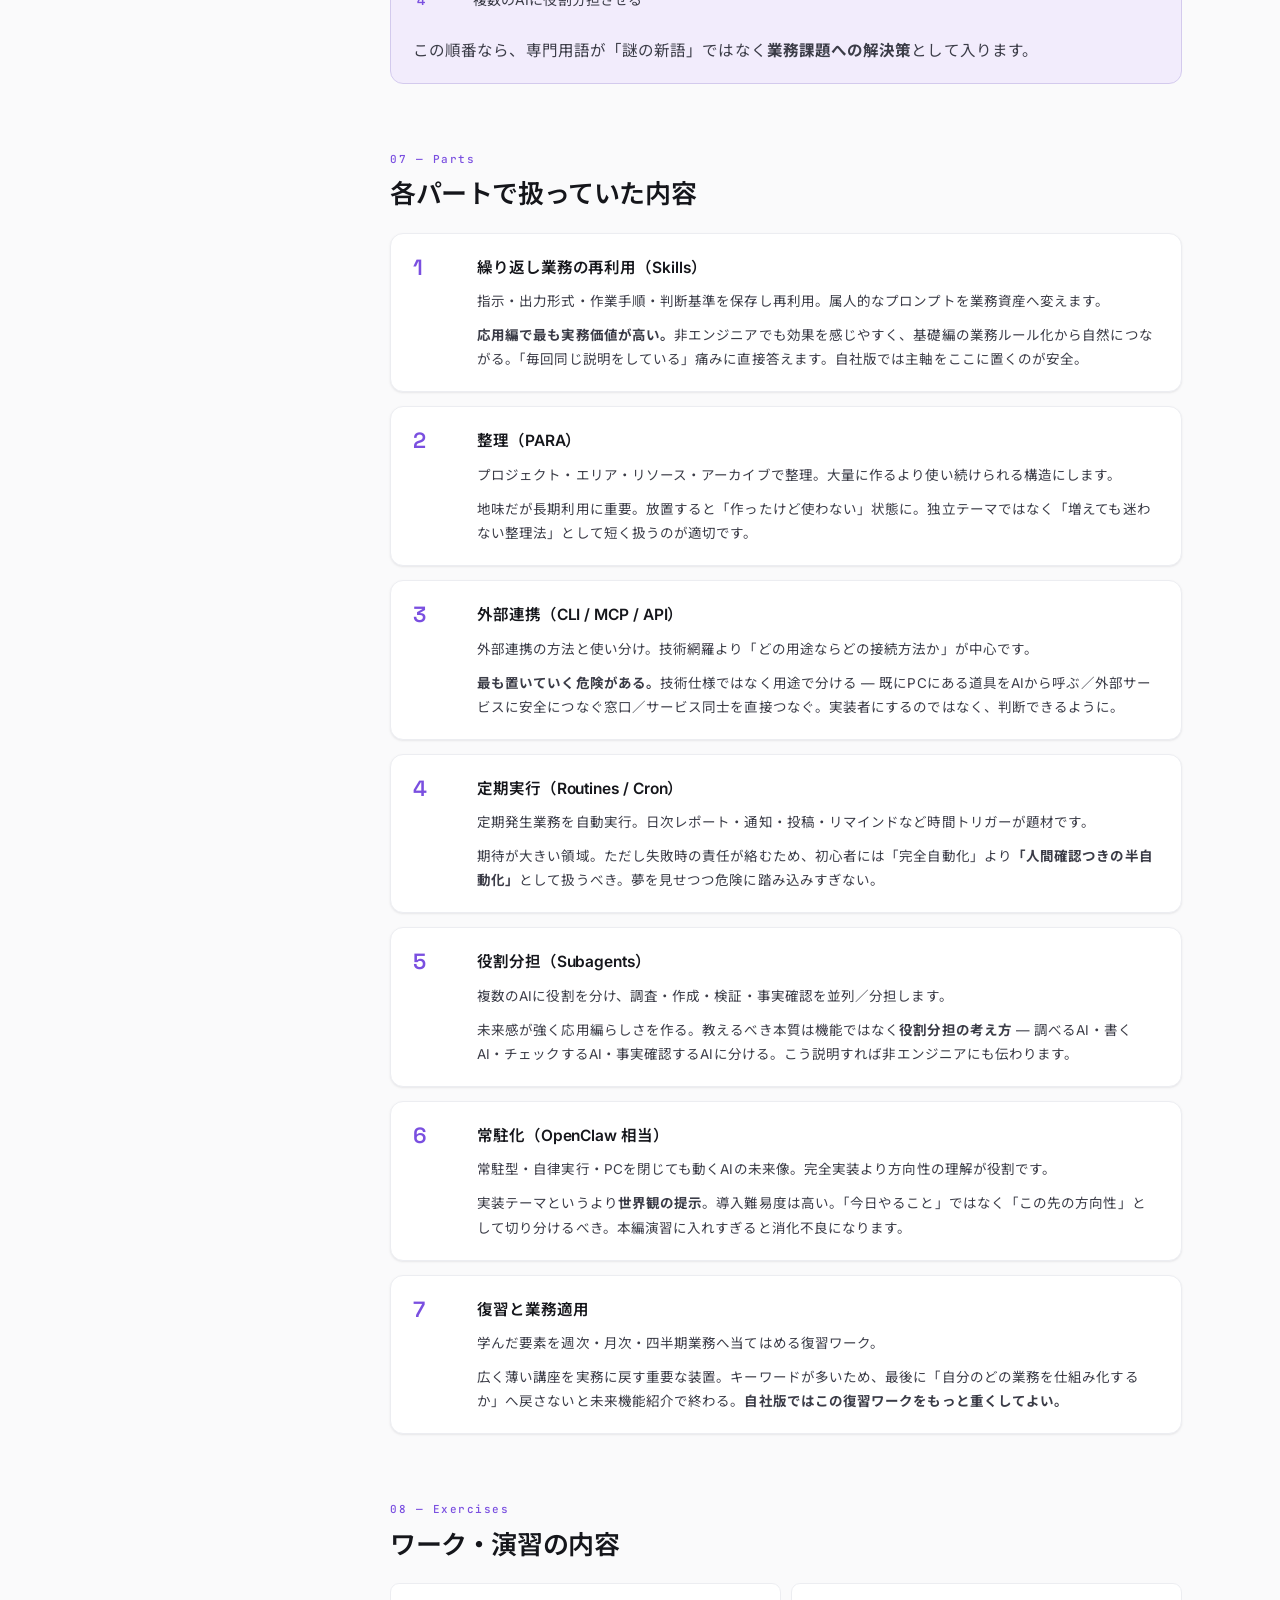
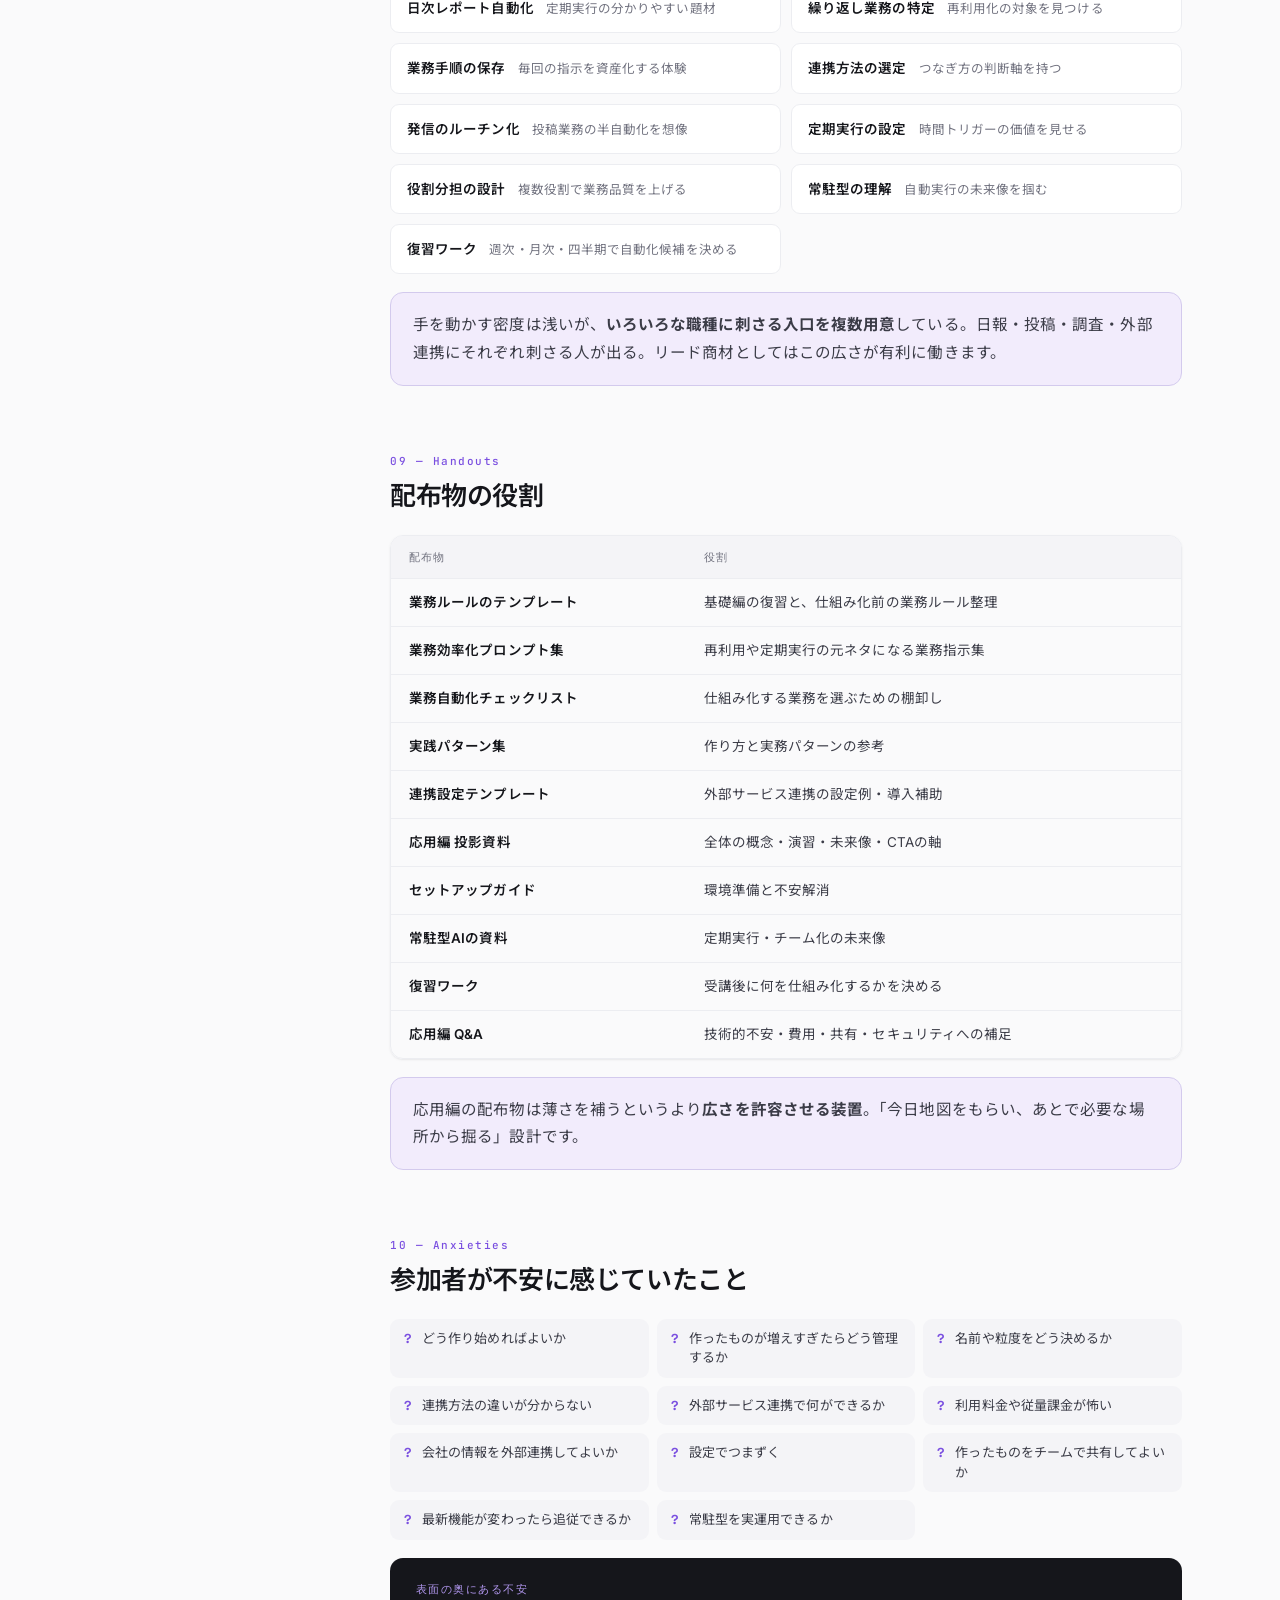
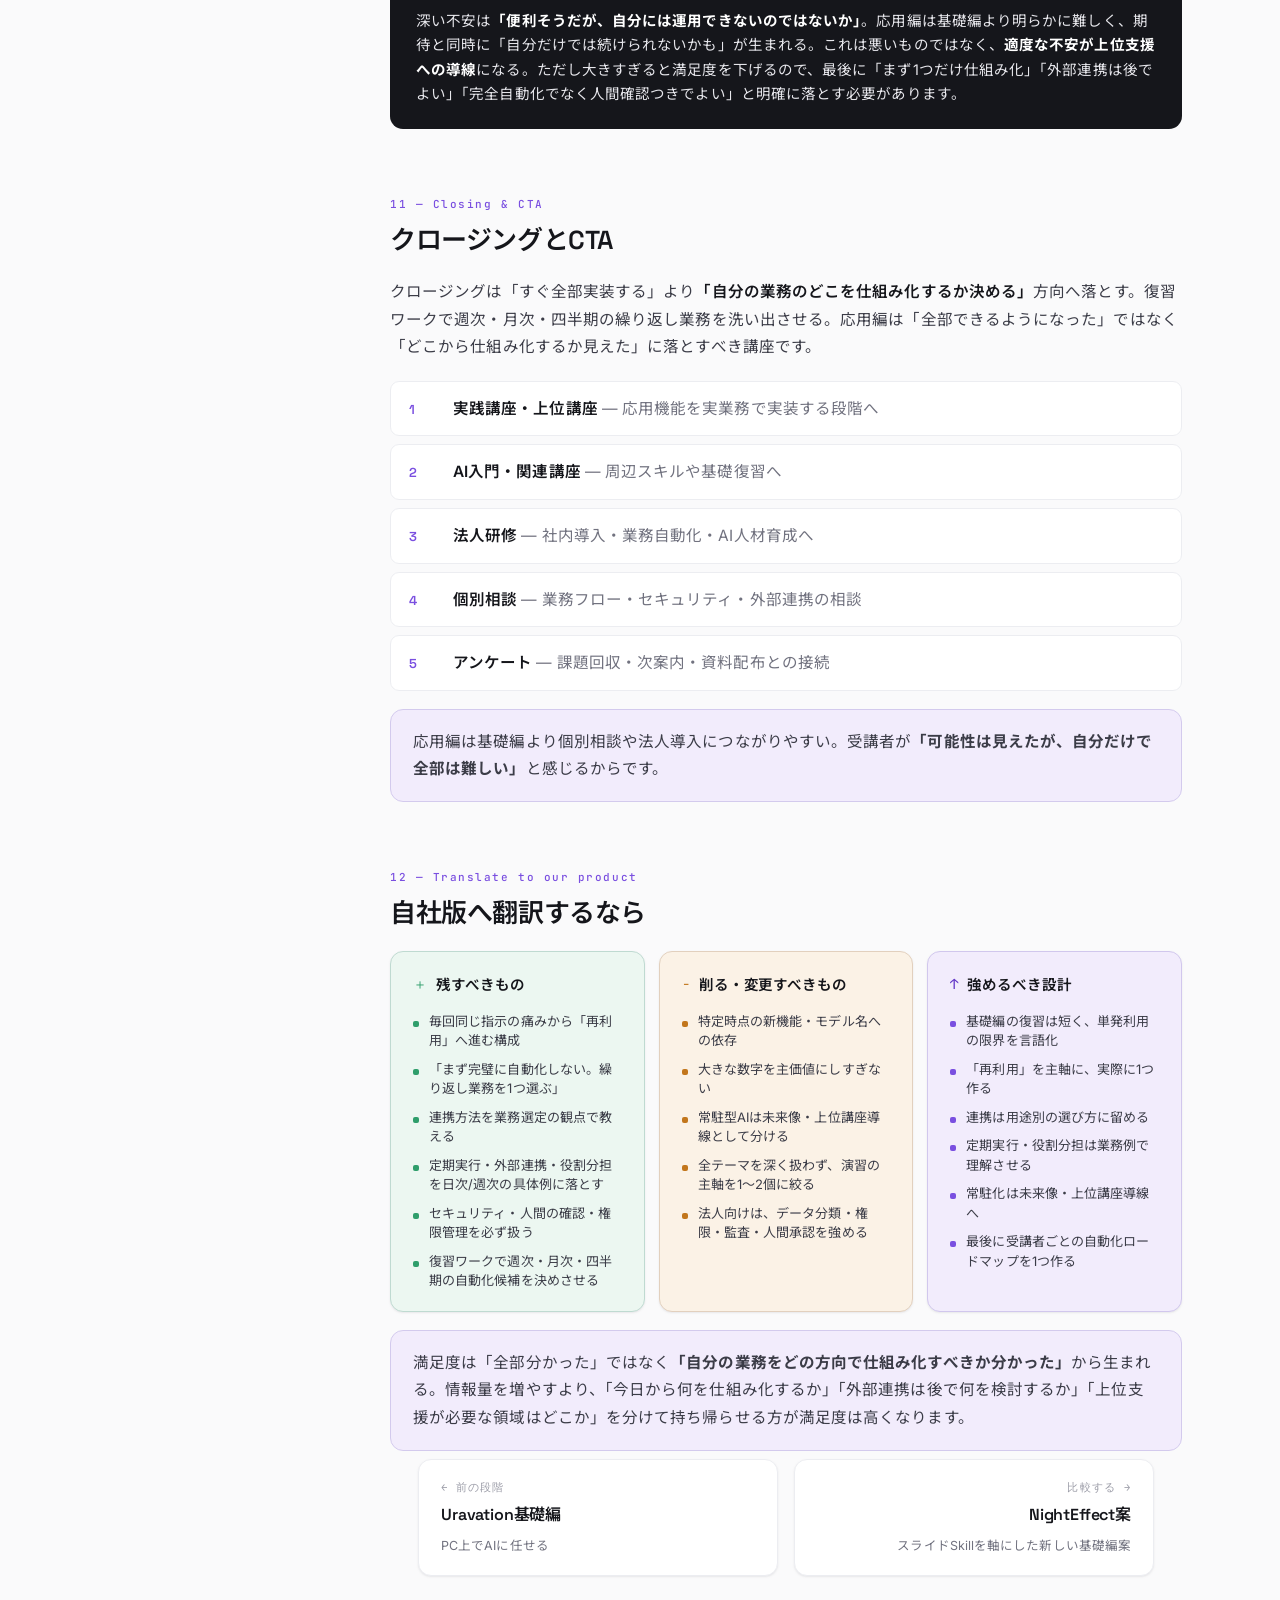
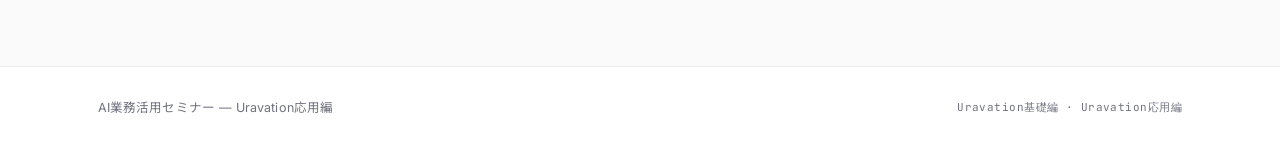
<file: public-previews/8b08eea757c859227cf06dbb60ca4126669d8a5a8bfb9ed3/content/02.html>
<!DOCTYPE html>
<html lang="ja" data-doc="advanced">
<head>
<meta charset="UTF-8" />
<meta name="viewport" content="width=device-width, initial-scale=1.0" />
<title>Uravation応用編 — AI業務活用セミナー</title>
<meta name="description" content="応用編：全機能の習得ではなく、AI業務自動化の「地図」を渡す3時間。" />
<link rel="preconnect" href="https://fonts.googleapis.com" />
<link rel="preconnect" href="https://fonts.gstatic.com" crossorigin />
<link href="https://fonts.googleapis.com/css2?family=Space+Grotesk:wght@400;500;600;700&family=Inter:wght@400;500;600&family=JetBrains+Mono:wght@400;500&family=Noto+Sans+JP:wght@400;500;700&display=swap" rel="stylesheet" />
<link rel="stylesheet" href="styles.css?v=20260701-header-sync" />
</head>
<body>

<header class="topbar">
  <div class="topbar-inner">
    <a class="brand" href="index.html">
      <div class="brand-mark">AI</div>
      <div class="brand-text">
        <b>AI業務活用セミナー</b>
        <span>講座コンテンツ・レポート</span>
      </div>
    </a>
    <nav class="pagenav">
      <a href="index.html">概要</a>
      <a href="01.html">Uravation基礎編</a>
      <a href="02.html" class="current">Uravation応用編</a>
      <a href="original.html">NightEffect案</a>
    </nav>
  </div>
</header>

<div class="rail-wrap" style="padding-top: 30px;">
  <div class="rail">
    <div class="rail-node is-context">
      <span class="rail-dot"></span>
      <span class="rail-stage">STAGE 0</span>
      <span class="rail-headline">ブラウザでAIに聞く</span>
      <span class="rail-sub">いまの現在地</span>
    </div>
    <a class="rail-node is-doc is-link" data-accent="basic" href="01.html">
      <span class="rail-dot"></span>
      <span class="rail-stage">Uravation基礎編</span>
      <span class="rail-headline">PC上でAIに任せる</span>
      <span class="rail-sub">成果物を作る</span>
    </a>
    <div class="rail-node is-doc is-active">
      <span class="rail-dot"></span>
      <span class="rail-stage">Uravation応用編</span>
      <span class="rail-headline">頼み方を仕組みにする</span>
      <span class="rail-sub">再利用・連携・自動化</span>
    </div>
    <div class="rail-node is-context">
      <span class="rail-dot"></span>
      <span class="rail-stage">FUTURE</span>
      <span class="rail-headline">AIが常駐して動く</span>
      <span class="rail-sub">業務システム化</span>
    </div>
  </div>
</div>

<div class="layout">

  <nav class="toc" aria-label="目次">
    <div class="toc-title">On this page</div>
    <ul class="toc-list" id="tocList"></ul>
  </nav>

  <main>
    <div class="doc-flag">
      <span class="doc-num">02</span>
      <span class="doc-flag-text">
        <b>応用編</b>
        <span>全機能の習得ではなく、AI業務自動化の「地図」を渡す3時間</span>
      </span>
    </div>

    <div class="tl-toggle">
      <a href="02.html" class="current">分析レポート</a>
      <a href="timeline-02.html">タイムライン</a>
    </div>

    <div class="definition">
      <span class="eyebrow">この講座の一文定義</span>
      <p>単発の業務依頼ができる受講者に、再利用・外部連携・定期実行・並列処理・常駐化の方法を見せ、<strong>AI活用を「作業」から「仕組み」へ進める</strong>ための3時間講座。</p>
    </div>

    <section class="section" id="selling" data-toc="何を売っていた講座か">
      <div class="sec-head"><span class="sec-kicker">01 — What it sold</span><h2 class="sec-title">何を売っていた講座か</h2></div>
      <div class="prose">
        <p>売っていたのは便利な新機能の紹介ではなく、<strong>AIを一回限りの作業者から、継続的に動く業務システムへ変える未来</strong>でした。基礎編が「AIに仕事を頼む」なら、応用編は「その頼み方を仕組みにする」。指示を保存し、外部とつなぎ、定期実行し、複数のAIに役割分担させ、PCを閉じても動く世界観まで示します。</p>
        <p>内容だけ見ると、3時間で深く習得するには多すぎ、各テーマの実装深度は浅い。<strong>しかし価値は全機能の習得ではなく、「次はどんな方向に伸ばせるか」を見せること</strong>にあります。技術習得講座というより「AI業務自動化の地図を渡す講座」です。</p>
      </div>
      <div class="value-grid">
        <div class="value-card"><span class="vnum">1</span><p>毎回の指示を保存して再利用可能にする</p></div>
        <div class="value-card"><span class="vnum">2</span><p>外部サービスや既存ツールにつなぐ</p></div>
        <div class="value-card"><span class="vnum">3</span><p>定期実行や並列実行、役割分担で業務を回す</p></div>
        <div class="value-card"><span class="vnum">4</span><p>常駐型AIで、業務が自動で進む未来像を持つ</p></div>
      </div>
      <div class="callout">
        <span class="tag">持ち帰るべきもの</span>
        <p>「全部を実装できる自分」ではなく、<strong>「まず再利用から始め、外部連携は次、常駐化は将来の投資テーマ」という優先順位</strong>。これが応用編の本当の成果物です。</p>
      </div>
    </section>

    <section class="section" id="persona" data-toc="想定ペルソナ">
      <div class="sec-head"><span class="sec-kicker">02 — Persona</span><h2 class="sec-title">想定ペルソナ</h2></div>
      <div class="persona-grid">
        <div class="persona">
          <div class="persona-role">中心ペルソナ</div>
          <h4>AIに業務を頼む感覚を掴み始めた人</h4>
          <p>基礎編または同等の体験を経た非エンジニア寄り。関心は高く、単なるプロンプト集では物足りない。まだ自力で設計はできないが、次の不満を持ち始めています。</p>
          <ul class="feel-list">
            <li>毎回同じ指示を書くのが面倒</li>
            <li>日報・投稿・レポート・チェックを定期的にやってほしい</li>
            <li>Notion・Drive・Slack などとつなげたい</li>
            <li>自分だけでなくチームや会社の業務に広げたい</li>
            <li>でも、どこから手をつけるべきか分からない</li>
          </ul>
          <p style="margin-top:12px;">この人に応用編は、実装力ではなく<strong>選択肢の見取り図</strong>を売っています。</p>
        </div>
        <div class="persona is-sub">
          <div class="persona-role">サブペルソナ</div>
          <h4>前のめりな経営者・管理職・講師・コンサル・改善担当</h4>
          <p>「自分で全部実装」より「何が可能かを知り、外注・社内展開・導入支援の判断材料にする」ために来ている。細部より、AI業務自動化の発展段階を掴めることが価値です。</p>
          <p>満足度は「完全実装できたか」より、<strong>「今後の投資判断や相談内容が明確になったか」</strong>で決まります。</p>
        </div>
      </div>
    </section>

    <section class="section" id="ba" data-toc="受講者の Before / After">
      <div class="sec-head"><span class="sec-kicker">03 — Before / After</span><h2 class="sec-title">受講者の Before / After</h2></div>
      <div class="table-wrap">
        <table class="ba">
          <thead><tr><th>観点</th><th class="col-before">Before</th><th class="col-after">After</th></tr></thead>
          <tbody>
            <tr><td class="t-key">AIの使い方</td><td class="before">必要な時に手動で依頼する</td><td class="after">定型業務を保存して再利用する</td></tr>
            <tr><td class="t-key">指示</td><td class="before">毎回似た説明を入力する</td><td class="after">手順・ルール・出力形式を残す</td></tr>
            <tr><td class="t-key">連携</td><td class="before">PC内ファイル中心</td><td class="after">外部サービスへ広げる</td></tr>
            <tr><td class="t-key">実行</td><td class="before">単発・逐次・手動</td><td class="after">定期・並列・役割分担・半自動</td></tr>
            <tr><td class="t-key">未来像</td><td class="before">AIで個別業務を効率化する</td><td class="after">AIが業務フローやチームの一部として動く</td></tr>
          </tbody>
        </table>
      </div>
      <div class="callout">
        <span class="tag">読み違え注意</span>
        <p>Afterは「すべてを自力構築できる」ではありません。到達点は<strong>「自分の業務を、どの方向で仕組み化できそうか判断できる」</strong>ことです。</p>
      </div>
    </section>

    <section class="section" id="three-hours" data-toc="内容が薄いのに3時間成立する理由">
      <div class="sec-head"><span class="sec-kicker">04 — Why 3 hours</span><h2 class="sec-title">内容が薄いのに3時間成立する理由</h2></div>
      <div class="prose">
        <p>実装講座として見ると薄い。にもかかわらず成立するのは、受講者が求めるものが実装手順の完全習得ではなく<strong>「AI活用の現在地と未来地図」</strong>だから。応用編の3時間は知識の習熟ではなく、次の認知整理に使われています。</p>
      </div>
      <div class="steps">
        <div class="step"><span class="step-n">01</span><span class="step-body">自分がやっている<b>単発AI利用の限界</b>を認識する</span></div>
        <div class="step"><span class="step-n">02</span><span class="step-body">繰り返し指示を再利用可能にできると知る</span></div>
        <div class="step"><span class="step-n">03</span><span class="step-body">外部連携には複数の道があると知る</span></div>
        <div class="step"><span class="step-n">04</span><span class="step-body">定期実行や常駐化を、今すぐ全部できなくても方向性として理解する</span></div>
        <div class="step"><span class="step-n">05</span><span class="step-body">自分の業務なら何を仕組み化・自動化・連携すべきか考える</span></div>
        <div class="step"><span class="step-n">06</span><span class="step-body">Q&amp;Aで技術的不安を言語化する</span></div>
        <div class="step"><span class="step-n">07</span><span class="step-body">上位支援や法人導入の必要性を感じる</span></div>
      </div>
      <div class="callout">
        <span class="tag">結論</span>
        <p>この講座は「手順書」ではなく<strong>「見取り図」</strong>。受講者は全部できるようになるためではなく、<strong>次にどこへ進むべきかを知るため</strong>に3時間を使う。広く薄いことは合理的です。</p>
      </div>
    </section>

    <section class="section" id="satisfaction" data-toc="満足度が高くなり得た要因">
      <div class="sec-head"><span class="sec-kicker">05 — Satisfaction drivers</span><h2 class="sec-title">満足度が高くなり得た要因</h2></div>
      <div class="factors">
        <div class="factor"><div class="factor-head"><span class="factor-n">1</span><h4>未来感が強い</h4></div><p>新しい言葉や概念が多い。理解負荷にもなるが、同時に未来感を作る。内容が浅くても「世界が広がった感覚」が残ります。</p></div>
        <div class="factor"><div class="factor-head"><span class="factor-n">2</span><h4>基礎編で生まれた不満に答えている</h4></div><p>毎回指示を書く面倒、繰り返し、外部連携、勝手に動いてほしい——その不満に「名前と解決方向」を与える。「ちゃんと解決できる」と分かることが満足を生みます。</p></div>
        <div class="factor"><div class="factor-head"><span class="factor-n">3</span><h4>実装できなくても意思決定できる</h4></div><p>「何を内製し、何を外部支援に頼み、何をまだ触らないか」を判断できる。優先順位が分かるだけでも経営層・管理職には価値があります。</p></div>
        <div class="factor"><div class="factor-head"><span class="factor-n">4</span><h4>専門用語を「可能性のラベル」に</h4></div><p>詳細仕様ではなく可能性のラベルとして提示。「最新のAI活用の言葉を知った」という安心や前進感につながります。</p></div>
        <div class="factor"><div class="factor-head"><span class="factor-n">5</span><h4>配布物が「進められそう感」を作る</h4></div><p>実践例・設定テンプレ・ガイド・復習ワークは、講座後に戻れる足場。範囲が広く消化しきれない欠点を配布物が補います。</p></div>
        <div class="factor"><div class="factor-head"><span class="factor-n">6</span><h4>上位支援への必要性が自然に生まれる</h4></div><p>「ここから先は自分だけでは難しそう」と感じさせる。基礎編は「自分でもできそう」、応用編は「一部できるが本格導入には支援があると早い」。法人研修・個別相談への導線が自然になります。</p></div>
      </div>
    </section>

    <section class="section" id="structure" data-toc="全体構成と冒頭設計">
      <div class="sec-head"><span class="sec-kicker">06 — Structure</span><h2 class="sec-title">全体構成と冒頭設計</h2></div>
      <div class="steps">
        <div class="step"><span class="step-n">01</span><span class="step-body"><b>冒頭</b> — 最新活用と自動化の未来像</span></div>
        <div class="step"><span class="step-n">02</span><span class="step-body"><b>基礎編の復習</b> — PC上の業務を扱う前提確認</span></div>
        <div class="step"><span class="step-n">03</span><span class="step-body"><b>再利用</b> — 繰り返し業務を資産として保存する</span></div>
        <div class="step"><span class="step-n">04</span><span class="step-body"><b>外部連携</b> — つなぎ方の違いと使い分け</span></div>
        <div class="step"><span class="step-n">05</span><span class="step-body"><b>定期実行</b> — 習慣化・自動通知</span></div>
        <div class="step"><span class="step-n">06</span><span class="step-body"><b>役割分担</b> — 並列処理・ファクトチェック</span></div>
        <div class="step"><span class="step-n">07</span><span class="step-body"><b>常駐化</b> — PCを閉じても動く未来像</span></div>
        <div class="step"><span class="step-n">08</span><span class="step-body"><b>復習とCTA</b> — 自分の業務で何を仕組み化するか決める</span></div>
      </div>
      <div class="callout">
        <span class="tag">冒頭の役割</span>
        <p>応用編の冒頭は基礎操作の再説明ではなく<strong>「なぜ次へ進むのか」の納得</strong>。ただし初心者寄りには情報過多になりやすい。全キーワードを並べず、次の1本線に整理すると伝わります。</p>
        <div class="steps" style="margin-top:14px;">
          <div class="step"><span class="step-n">1</span><span class="step-body">毎回の指示を保存する</span></div>
          <div class="step"><span class="step-n">2</span><span class="step-body">外部サービスにつなぐ</span></div>
          <div class="step"><span class="step-n">3</span><span class="step-body">定期的に動かす</span></div>
          <div class="step"><span class="step-n">4</span><span class="step-body">複数のAIに役割分担させる</span></div>
        </div>
        <p style="margin-top:12px;">この順番なら、専門用語が「謎の新語」ではなく<strong>業務課題への解決策</strong>として入ります。</p>
      </div>
    </section>

    <section class="section" id="parts" data-toc="各パートで扱っていた内容">
      <div class="sec-head"><span class="sec-kicker">07 — Parts</span><h2 class="sec-title">各パートで扱っていた内容</h2></div>
      <div class="parts">
        <div class="part"><span class="part-n">1</span><div><h4>繰り返し業務の再利用（Skills）</h4><p>指示・出力形式・作業手順・判断基準を保存し再利用。属人的なプロンプトを業務資産へ変えます。</p><p><strong>応用編で最も実務価値が高い。</strong>非エンジニアでも効果を感じやすく、基礎編の業務ルール化から自然につながる。「毎回同じ説明をしている」痛みに直接答えます。自社版では主軸をここに置くのが安全。</p></div></div>
        <div class="part"><span class="part-n">2</span><div><h4>整理（PARA）</h4><p>プロジェクト・エリア・リソース・アーカイブで整理。大量に作るより使い続けられる構造にします。</p><p>地味だが長期利用に重要。放置すると「作ったけど使わない」状態に。独立テーマではなく「増えても迷わない整理法」として短く扱うのが適切です。</p></div></div>
        <div class="part"><span class="part-n">3</span><div><h4>外部連携（CLI / MCP / API）</h4><p>外部連携の方法と使い分け。技術網羅より「どの用途ならどの接続方法か」が中心です。</p><p><strong>最も置いていく危険がある。</strong>技術仕様ではなく用途で分ける — 既にPCにある道具をAIから呼ぶ／外部サービスに安全につなぐ窓口／サービス同士を直接つなぐ。実装者にするのではなく、判断できるように。</p></div></div>
        <div class="part"><span class="part-n">4</span><div><h4>定期実行（Routines / Cron）</h4><p>定期発生業務を自動実行。日次レポート・通知・投稿・リマインドなど時間トリガーが題材です。</p><p>期待が大きい領域。ただし失敗時の責任が絡むため、初心者には「完全自動化」より<strong>「人間確認つきの半自動化」</strong>として扱うべき。夢を見せつつ危険に踏み込みすぎない。</p></div></div>
        <div class="part"><span class="part-n">5</span><div><h4>役割分担（Subagents）</h4><p>複数のAIに役割を分け、調査・作成・検証・事実確認を並列／分担します。</p><p>未来感が強く応用編らしさを作る。教えるべき本質は機能ではなく<strong>役割分担の考え方</strong> — 調べるAI・書くAI・チェックするAI・事実確認するAIに分ける。こう説明すれば非エンジニアにも伝わります。</p></div></div>
        <div class="part"><span class="part-n">6</span><div><h4>常駐化（OpenClaw 相当）</h4><p>常駐型・自律実行・PCを閉じても動くAIの未来像。完全実装より方向性の理解が役割です。</p><p>実装テーマというより<strong>世界観の提示</strong>。導入難易度は高い。「今日やること」ではなく「この先の方向性」として切り分けるべき。本編演習に入れすぎると消化不良になります。</p></div></div>
        <div class="part"><span class="part-n">7</span><div><h4>復習と業務適用</h4><p>学んだ要素を週次・月次・四半期業務へ当てはめる復習ワーク。</p><p>広く薄い講座を実務に戻す重要な装置。キーワードが多いため、最後に「自分のどの業務を仕組み化するか」へ戻さないと未来機能紹介で終わる。<strong>自社版ではこの復習ワークをもっと重くしてよい。</strong></p></div></div>
      </div>
    </section>

    <section class="section" id="work" data-toc="ワーク・演習の内容">
      <div class="sec-head"><span class="sec-kicker">08 — Exercises</span><h2 class="sec-title">ワーク・演習の内容</h2></div>
      <div class="work-list">
        <div class="work-item"><b>日次レポート自動化</b><span>定期実行の分かりやすい題材</span></div>
        <div class="work-item"><b>繰り返し業務の特定</b><span>再利用化の対象を見つける</span></div>
        <div class="work-item"><b>業務手順の保存</b><span>毎回の指示を資産化する体験</span></div>
        <div class="work-item"><b>連携方法の選定</b><span>つなぎ方の判断軸を持つ</span></div>
        <div class="work-item"><b>発信のルーチン化</b><span>投稿業務の半自動化を想像</span></div>
        <div class="work-item"><b>定期実行の設定</b><span>時間トリガーの価値を見せる</span></div>
        <div class="work-item"><b>役割分担の設計</b><span>複数役割で業務品質を上げる</span></div>
        <div class="work-item"><b>常駐型の理解</b><span>自動実行の未来像を掴む</span></div>
        <div class="work-item"><b>復習ワーク</b><span>週次・月次・四半期で自動化候補を決める</span></div>
      </div>
      <div class="callout">
        <p>手を動かす密度は浅いが、<strong>いろいろな職種に刺さる入口を複数用意</strong>している。日報・投稿・調査・外部連携にそれぞれ刺さる人が出る。リード商材としてはこの広さが有利に働きます。</p>
      </div>
    </section>

    <section class="section" id="handout" data-toc="配布物の役割">
      <div class="sec-head"><span class="sec-kicker">09 — Handouts</span><h2 class="sec-title">配布物の役割</h2></div>
      <div class="table-wrap">
        <table>
          <thead><tr><th>配布物</th><th>役割</th></tr></thead>
          <tbody>
            <tr><td class="t-key">業務ルールのテンプレート</td><td>基礎編の復習と、仕組み化前の業務ルール整理</td></tr>
            <tr><td class="t-key">業務効率化プロンプト集</td><td>再利用や定期実行の元ネタになる業務指示集</td></tr>
            <tr><td class="t-key">業務自動化チェックリスト</td><td>仕組み化する業務を選ぶための棚卸し</td></tr>
            <tr><td class="t-key">実践パターン集</td><td>作り方と実務パターンの参考</td></tr>
            <tr><td class="t-key">連携設定テンプレート</td><td>外部サービス連携の設定例・導入補助</td></tr>
            <tr><td class="t-key">応用編 投影資料</td><td>全体の概念・演習・未来像・CTAの軸</td></tr>
            <tr><td class="t-key">セットアップガイド</td><td>環境準備と不安解消</td></tr>
            <tr><td class="t-key">常駐型AIの資料</td><td>定期実行・チーム化の未来像</td></tr>
            <tr><td class="t-key">復習ワーク</td><td>受講後に何を仕組み化するかを決める</td></tr>
            <tr><td class="t-key">応用編 Q&amp;A</td><td>技術的不安・費用・共有・セキュリティへの補足</td></tr>
          </tbody>
        </table>
      </div>
      <div class="callout">
        <p>応用編の配布物は薄さを補うというより<strong>広さを許容させる装置</strong>。「今日地図をもらい、あとで必要な場所から掘る」設計です。</p>
      </div>
    </section>

    <section class="section" id="anxiety" data-toc="参加者が不安に感じていたこと">
      <div class="sec-head"><span class="sec-kicker">10 — Anxieties</span><h2 class="sec-title">参加者が不安に感じていたこと</h2></div>
      <div class="anx-list">
        <span class="anx">どう作り始めればよいか</span>
        <span class="anx">作ったものが増えすぎたらどう管理するか</span>
        <span class="anx">名前や粒度をどう決めるか</span>
        <span class="anx">連携方法の違いが分からない</span>
        <span class="anx">外部サービス連携で何ができるか</span>
        <span class="anx">利用料金や従量課金が怖い</span>
        <span class="anx">会社の情報を外部連携してよいか</span>
        <span class="anx">設定でつまずく</span>
        <span class="anx">作ったものをチームで共有してよいか</span>
        <span class="anx">最新機能が変わったら追従できるか</span>
        <span class="anx">常駐型を実運用できるか</span>
      </div>
      <div class="deep-anx">
        <span class="tag">表面の奥にある不安</span>
        <p>深い不安は<strong>「便利そうだが、自分には運用できないのではないか」</strong>。応用編は基礎編より明らかに難しく、期待と同時に「自分だけでは続けられないかも」が生まれる。これは悪いものではなく、<strong>適度な不安が上位支援への導線</strong>になる。ただし大きすぎると満足度を下げるので、最後に「まず1つだけ仕組み化」「外部連携は後でよい」「完全自動化でなく人間確認つきでよい」と明確に落とす必要があります。</p>
      </div>
    </section>

    <section class="section" id="cta" data-toc="クロージングとCTA">
      <div class="sec-head"><span class="sec-kicker">11 — Closing &amp; CTA</span><h2 class="sec-title">クロージングとCTA</h2></div>
      <div class="prose">
        <p>クロージングは「すぐ全部実装する」より<strong>「自分の業務のどこを仕組み化するか決める」</strong>方向へ落とす。復習ワークで週次・月次・四半期の繰り返し業務を洗い出させる。応用編は「全部できるようになった」ではなく「どこから仕組み化するか見えた」に落とすべき講座です。</p>
      </div>
      <div class="cta-list">
        <div class="cta-item"><span class="cn">1</span><span><b>実践講座・上位講座</b> — <span>応用機能を実業務で実装する段階へ</span></span></div>
        <div class="cta-item"><span class="cn">2</span><span><b>AI入門・関連講座</b> — <span>周辺スキルや基礎復習へ</span></span></div>
        <div class="cta-item"><span class="cn">3</span><span><b>法人研修</b> — <span>社内導入・業務自動化・AI人材育成へ</span></span></div>
        <div class="cta-item"><span class="cn">4</span><span><b>個別相談</b> — <span>業務フロー・セキュリティ・外部連携の相談</span></span></div>
        <div class="cta-item"><span class="cn">5</span><span><b>アンケート</b> — <span>課題回収・次案内・資料配布との接続</span></span></div>
      </div>
      <div class="callout">
        <p>応用編は基礎編より個別相談や法人導入につながりやすい。受講者が<strong>「可能性は見えたが、自分だけで全部は難しい」</strong>と感じるからです。</p>
      </div>
    </section>

    <section class="section" id="translate" data-toc="自社版へ翻訳するなら">
      <div class="sec-head"><span class="sec-kicker">12 — Translate to our product</span><h2 class="sec-title">自社版へ翻訳するなら</h2></div>
      <div class="translate">
        <div class="tcard keep">
          <div class="tcard-head"><span class="tbadge">＋</span><h4>残すべきもの</h4></div>
          <ul>
            <li>毎回同じ指示の痛みから「再利用」へ進む構成</li>
            <li>「まず完璧に自動化しない。繰り返し業務を1つ選ぶ」</li>
            <li>連携方法を業務選定の観点で教える</li>
            <li>定期実行・外部連携・役割分担を日次/週次の具体例に落とす</li>
            <li>セキュリティ・人間の確認・権限管理を必ず扱う</li>
            <li>復習ワークで週次・月次・四半期の自動化候補を決めさせる</li>
          </ul>
        </div>
        <div class="tcard cut">
          <div class="tcard-head"><span class="tbadge">−</span><h4>削る・変更すべきもの</h4></div>
          <ul>
            <li>特定時点の新機能・モデル名への依存</li>
            <li>大きな数字を主価値にしすぎない</li>
            <li>常駐型AIは未来像・上位講座導線として分ける</li>
            <li>全テーマを深く扱わず、演習の主軸を1〜2個に絞る</li>
            <li>法人向けは、データ分類・権限・監査・人間承認を強める</li>
          </ul>
        </div>
        <div class="tcard boost">
          <div class="tcard-head"><span class="tbadge">↑</span><h4>強めるべき設計</h4></div>
          <ul>
            <li>基礎編の復習は短く、単発利用の限界を言語化</li>
            <li>「再利用」を主軸に、実際に1つ作る</li>
            <li>連携は用途別の選び方に留める</li>
            <li>定期実行・役割分担は業務例で理解させる</li>
            <li>常駐化は未来像・上位講座導線へ</li>
            <li>最後に受講者ごとの自動化ロードマップを1つ作る</li>
          </ul>
        </div>
      </div>
      <div class="callout">
        <p>満足度は「全部分かった」ではなく<strong>「自分の業務をどの方向で仕組み化すべきか分かった」</strong>から生まれる。情報量を増やすより、「今日から何を仕組み化するか」「外部連携は後で何を検討するか」「上位支援が必要な領域はどこか」を分けて持ち帰らせる方が満足度は高くなります。</p>
      </div>
    </section>

    <div class="next-nav">
      <a class="next-card is-prev accent-basic" href="01.html">
        <span class="nlab">← 前の段階</span>
        <span class="ntitle">Uravation基礎編</span>
        <span class="nsub">PC上でAIに任せる</span>
      </a>
      <a class="next-card is-next" href="original.html">
        <span class="nlab">比較する →</span>
        <span class="ntitle">NightEffect案</span>
        <span class="nsub">スライドSkillを軸にした新しい基礎編案</span>
      </a>
    </div>
  </main>
</div>

<footer class="footer">
  <div class="footer-inner">
    <span>AI業務活用セミナー — Uravation応用編</span>
    <span class="mono">Uravation基礎編 · Uravation応用編</span>
  </div>
</footer>

<script>
  (function () {
    var tocList = document.getElementById('tocList');
    var sections = Array.prototype.slice.call(document.querySelectorAll('.section[data-toc]'));
    var links = [];
    sections.forEach(function (sec) {
      var li = document.createElement('li');
      var a = document.createElement('a');
      a.href = '#' + sec.id;
      a.textContent = sec.getAttribute('data-toc');
      a.addEventListener('click', function (e) {
        e.preventDefault();
        var top = sec.getBoundingClientRect().top + window.pageYOffset - 78;
        window.scrollTo({ top: top, behavior: 'smooth' });
      });
      li.appendChild(a);
      tocList.appendChild(li);
      links.push({ a: a, sec: sec });
    });
    var map = {};
    links.forEach(function (l) { map[l.sec.id] = l.a; });
    var observer = new IntersectionObserver(function (entries) {
      entries.forEach(function (entry) {
        if (entry.isIntersecting) {
          links.forEach(function (l) { l.a.classList.remove('active'); });
          if (map[entry.target.id]) map[entry.target.id].classList.add('active');
        }
      });
    }, { rootMargin: '-78px 0px -70% 0px', threshold: 0 });
    links.forEach(function (l) { observer.observe(l.sec); });
  })();
</script>

</body>
</html>
</file>
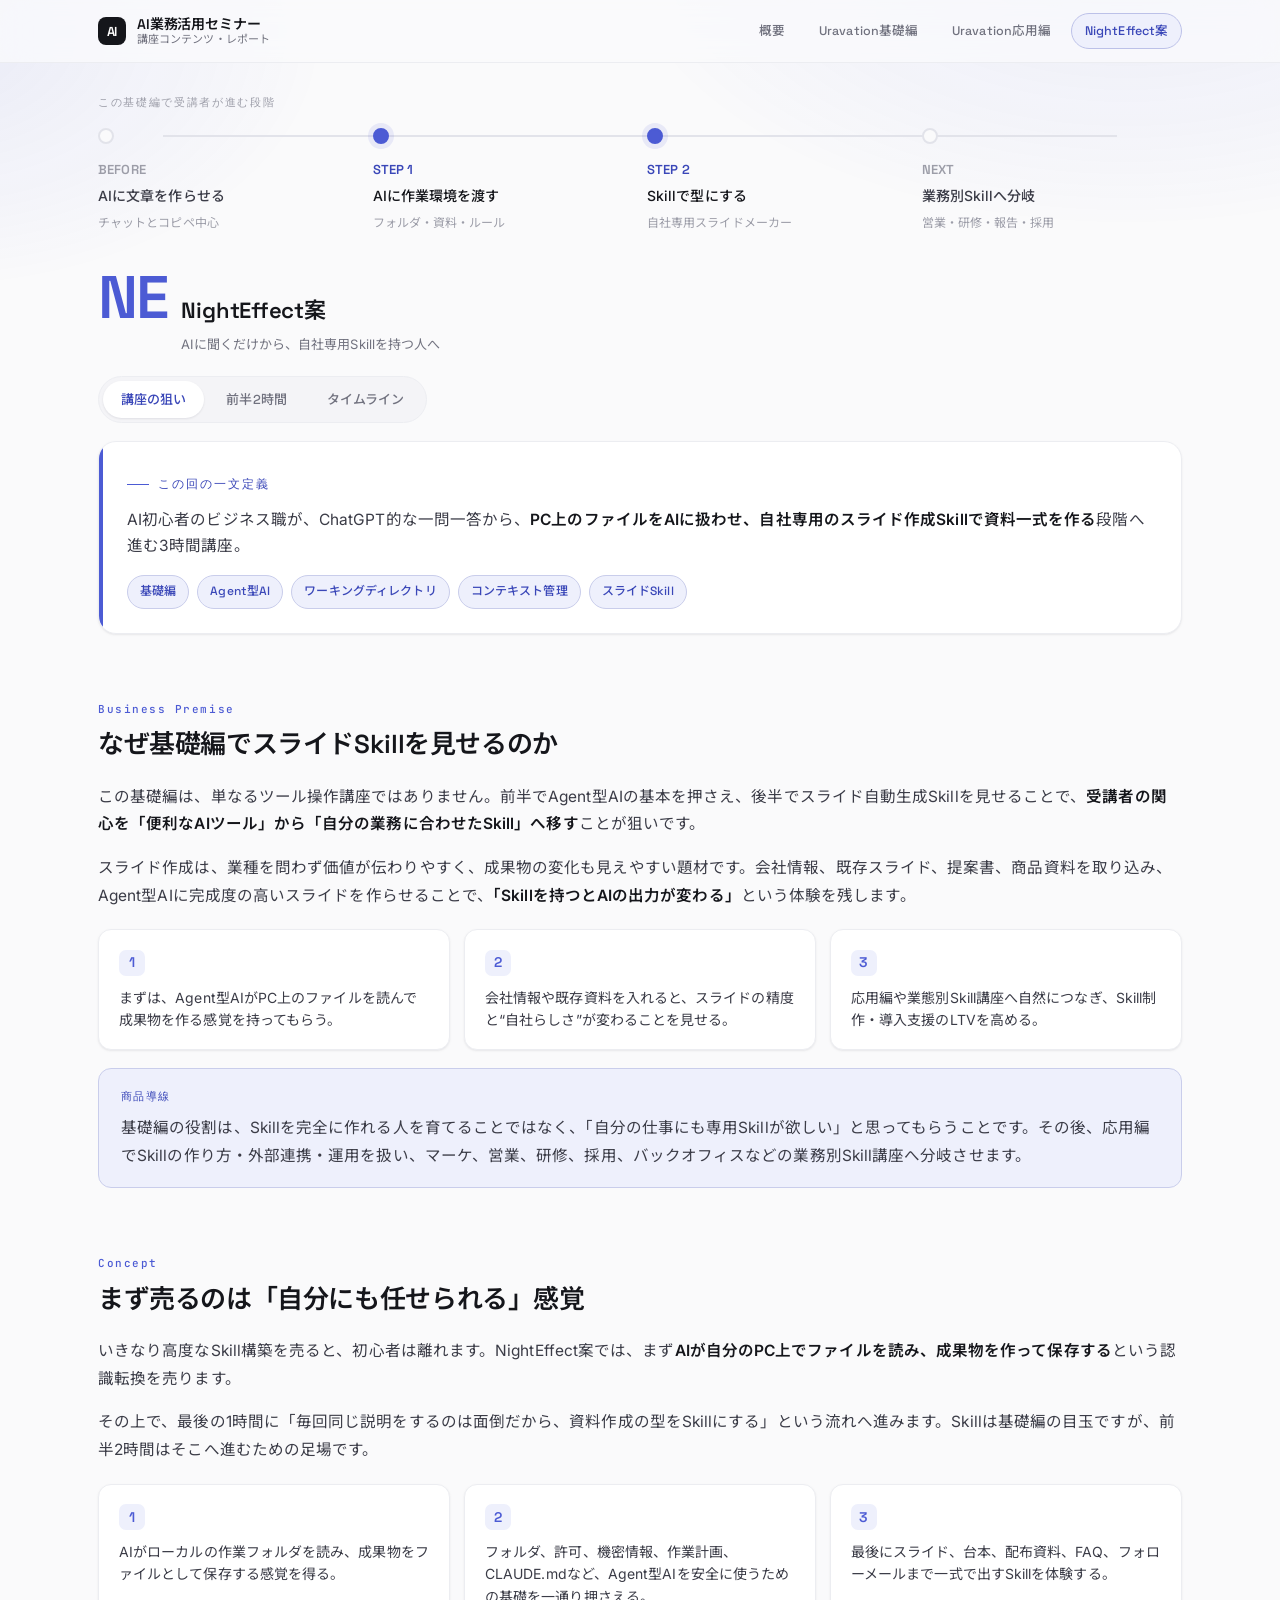
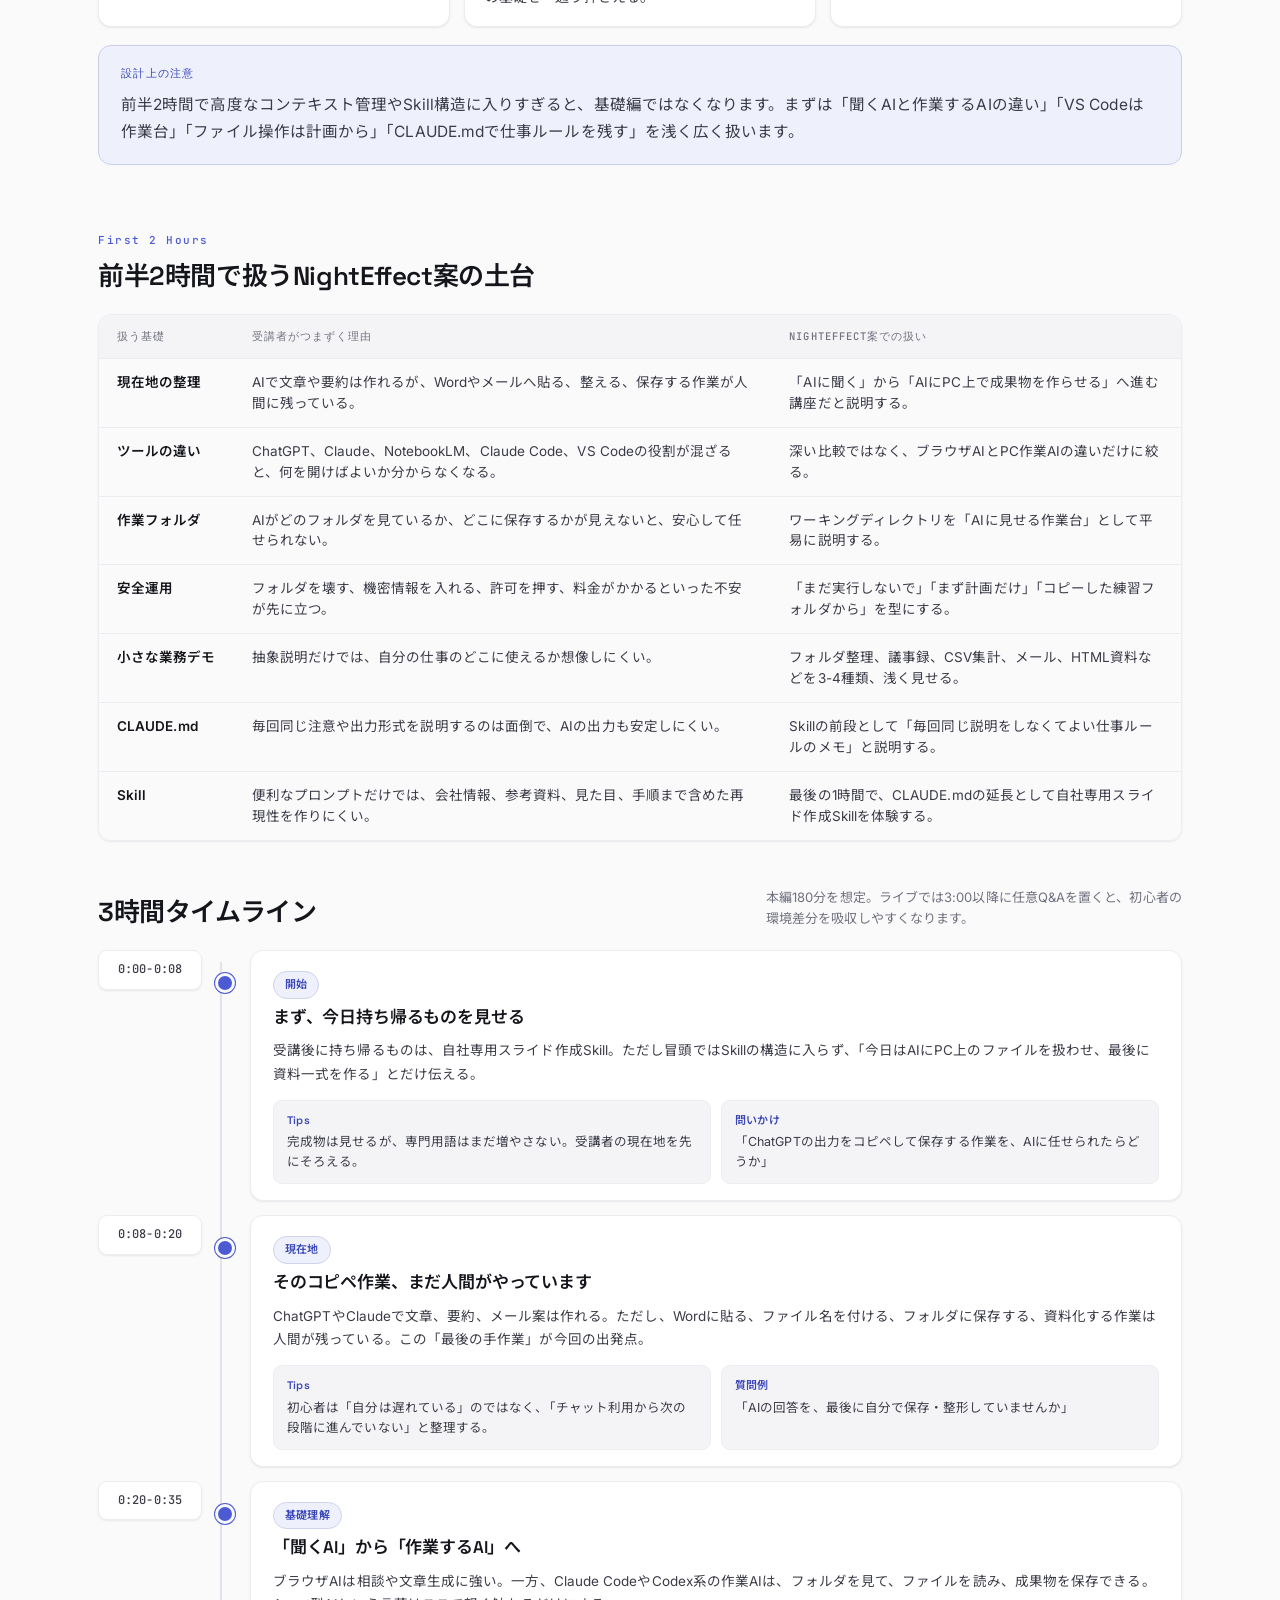
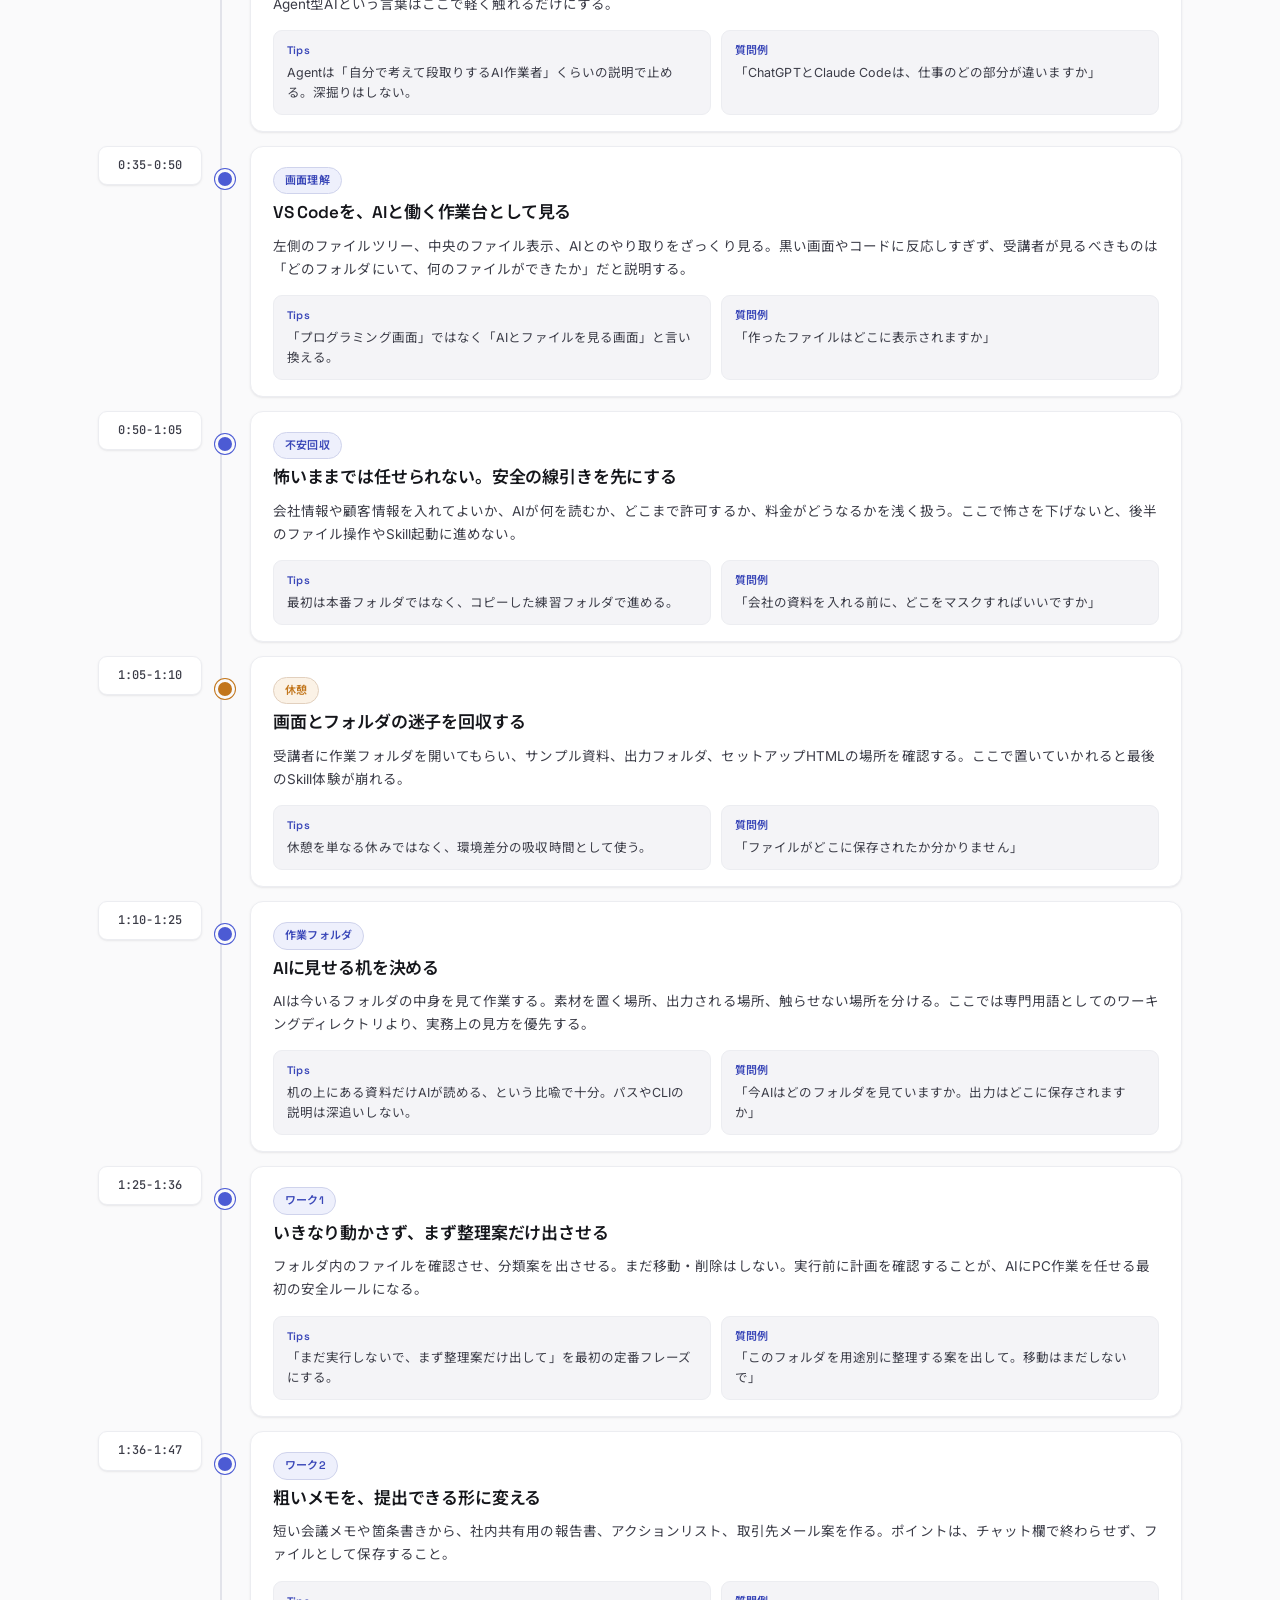
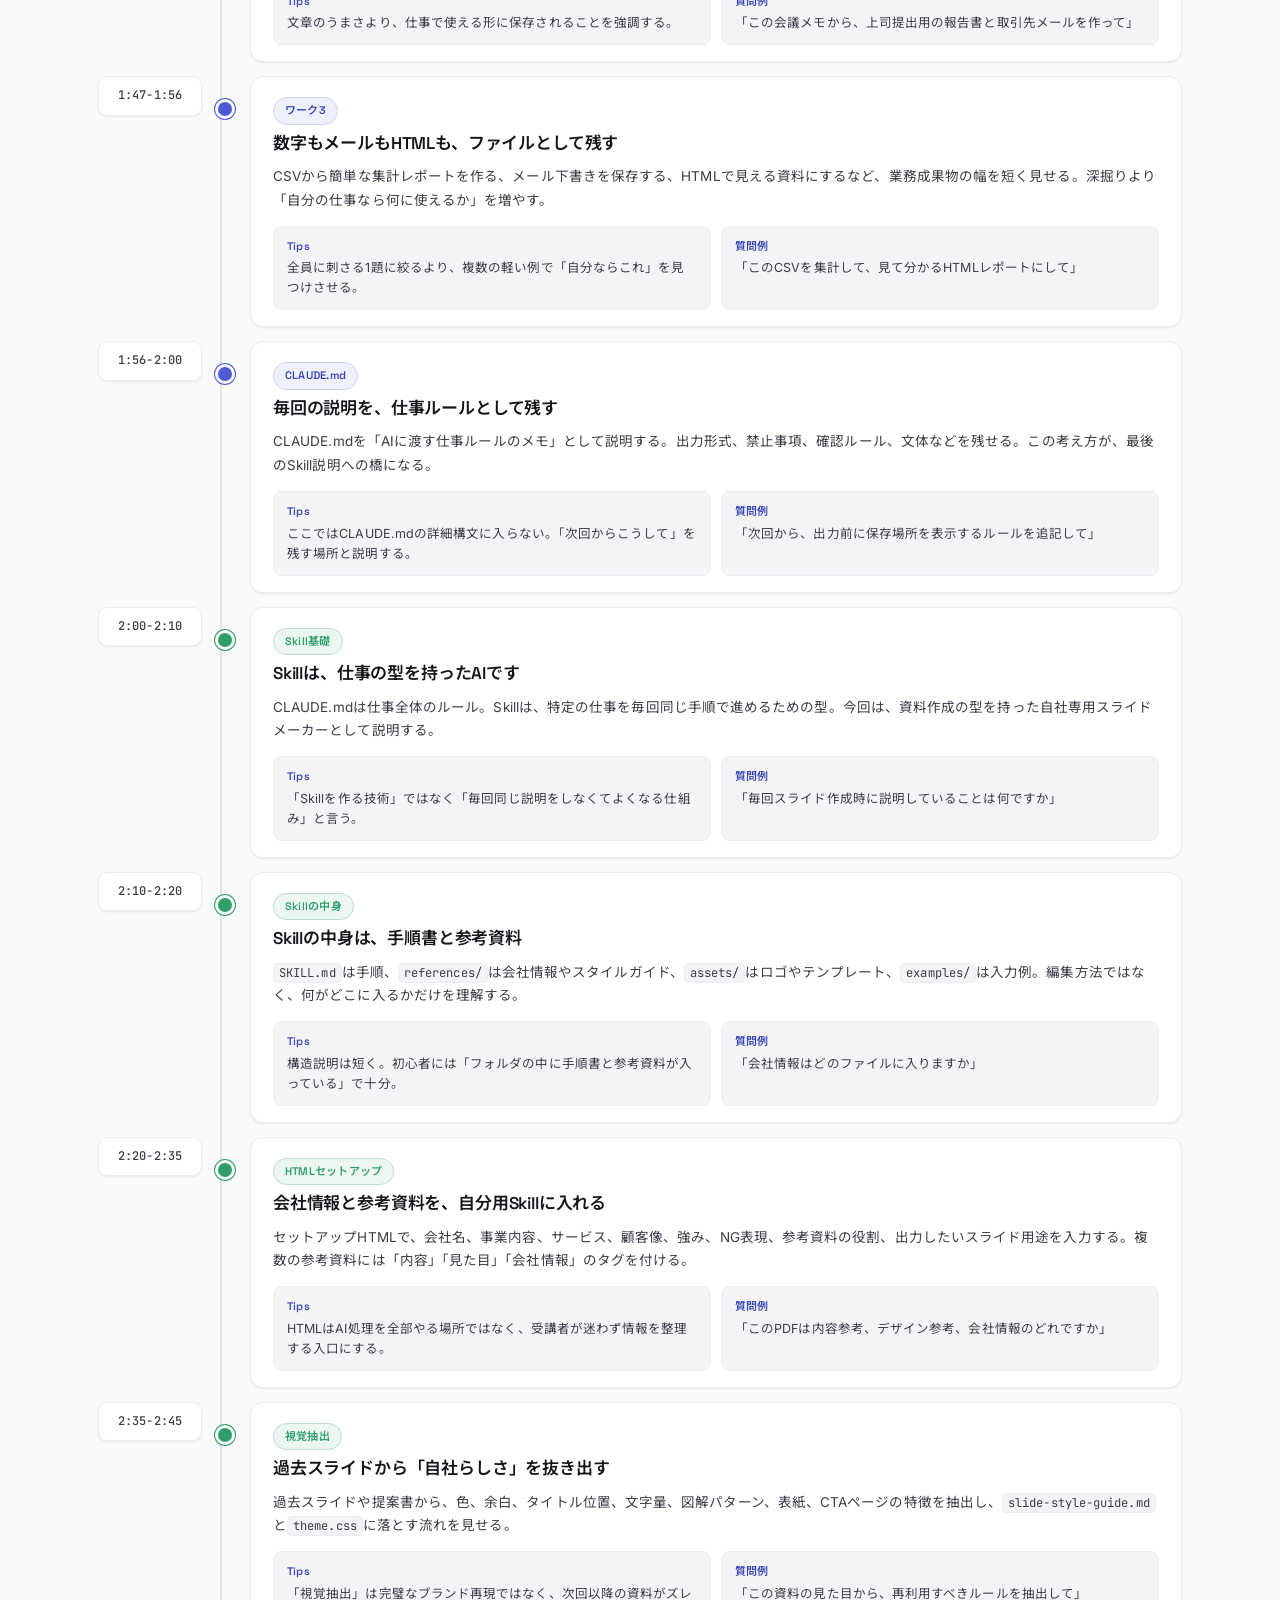
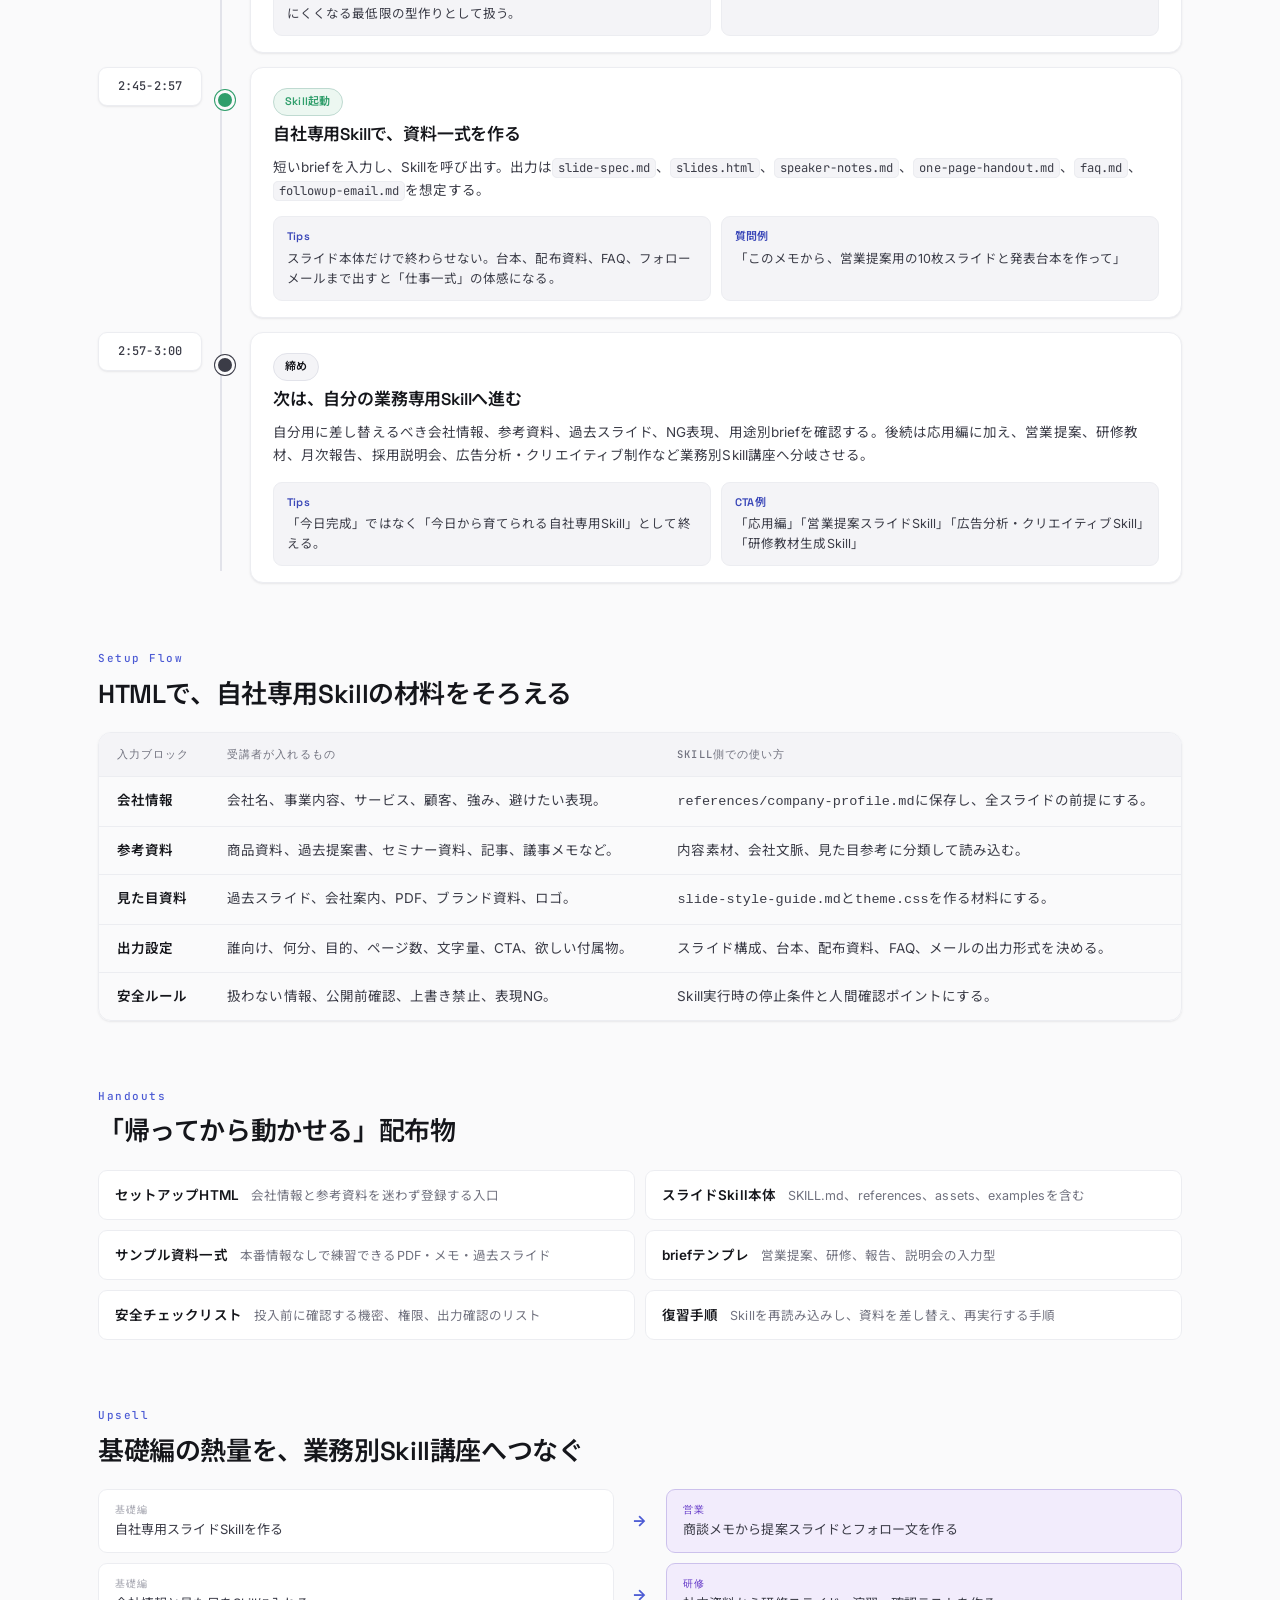
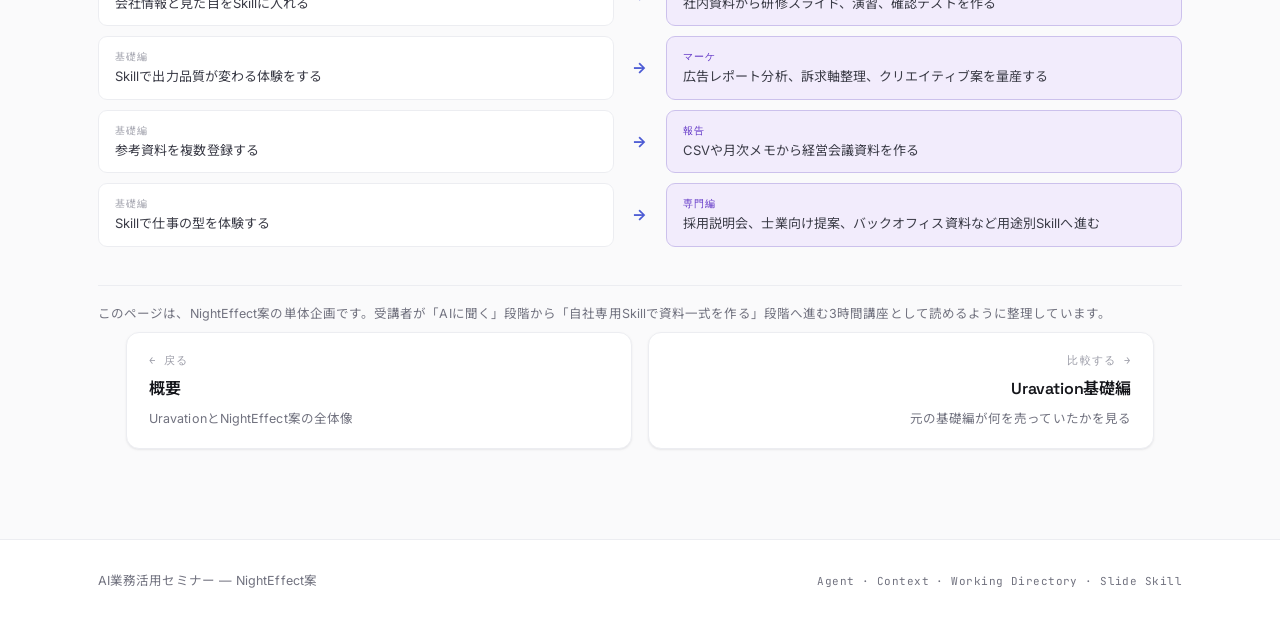
<file: public-previews/8b08eea757c859227cf06dbb60ca4126669d8a5a8bfb9ed3/content/original.html>
<!DOCTYPE html>
<html lang="ja" data-doc="basic">
<head>
<meta charset="UTF-8" />
<meta name="viewport" content="width=device-width, initial-scale=1.0" />
<title>NightEffect案｜AIに聞くだけから、自社専用Skillを持つ人へ</title>
<meta name="description" content="NightEffect案の3時間設計。AIに聞くだけの状態から、PC上で成果物を作らせ、最後に自社専用スライド作成Skillを体験する講座タイムライン。" />
<link rel="preconnect" href="https://fonts.googleapis.com" />
<link rel="preconnect" href="https://fonts.gstatic.com" crossorigin />
<link href="https://fonts.googleapis.com/css2?family=Space+Grotesk:wght@400;500;600;700&family=Inter:wght@400;500;600&family=JetBrains+Mono:wght@400;500&family=Noto+Sans+JP:wght@400;500;700&display=swap" rel="stylesheet" />
<link rel="stylesheet" href="styles.css?v=20260701-header-sync" />
</head>
<body>

<header class="topbar">
  <div class="topbar-inner">
    <a class="brand" href="index.html">
      <div class="brand-mark">AI</div>
      <div class="brand-text">
        <b>AI業務活用セミナー</b>
        <span>講座コンテンツ・レポート</span>
      </div>
    </a>
    <nav class="pagenav">
      <a href="index.html">概要</a>
      <a href="01.html">Uravation基礎編</a>
      <a href="02.html">Uravation応用編</a>
      <a href="original.html" class="current">NightEffect案</a>
    </nav>
  </div>
</header>

<div class="rail-wrap" style="padding-top: 30px;">
  <div class="rail-label-row">この基礎編で受講者が進む段階</div>
  <div class="rail">
    <div class="rail-node is-context">
      <span class="rail-dot"></span>
      <span class="rail-stage">BEFORE</span>
      <span class="rail-headline">AIに文章を作らせる</span>
      <span class="rail-sub">チャットとコピペ中心</span>
    </div>
    <div class="rail-node is-doc is-active">
      <span class="rail-dot"></span>
      <span class="rail-stage">STEP 1</span>
      <span class="rail-headline">AIに作業環境を渡す</span>
      <span class="rail-sub">フォルダ・資料・ルール</span>
    </div>
    <div class="rail-node is-doc is-active">
      <span class="rail-dot"></span>
      <span class="rail-stage">STEP 2</span>
      <span class="rail-headline">Skillで型にする</span>
      <span class="rail-sub">自社専用スライドメーカー</span>
    </div>
    <div class="rail-node is-context">
      <span class="rail-dot"></span>
      <span class="rail-stage">NEXT</span>
      <span class="rail-headline">業務別Skillへ分岐</span>
      <span class="rail-sub">営業・研修・報告・採用</span>
    </div>
  </div>
</div>

<main class="tl-main">
  <div class="doc-flag" style="margin-bottom: 18px;">
    <span class="doc-num">NE</span>
    <span class="doc-flag-text">
      <b>NightEffect案</b>
      <span>AIに聞くだけから、自社専用Skillを持つ人へ</span>
    </span>
  </div>

  <div class="tl-toggle" style="margin-top: 0; margin-bottom: 18px;">
    <a href="#premise" class="current">講座の狙い</a>
    <a href="#foundation">前半2時間</a>
    <a href="#timeline">タイムライン</a>
  </div>

  <div class="tl-summary">
    <span class="eyebrow">この回の一文定義</span>
    <p>AI初心者のビジネス職が、ChatGPT的な一問一答から、<strong>PC上のファイルをAIに扱わせ、自社専用のスライド作成Skillで資料一式を作る</strong>段階へ進む3時間講座。</p>
    <div class="chips">
      <span class="chip">基礎編</span>
      <span class="chip">Agent型AI</span>
      <span class="chip">ワーキングディレクトリ</span>
      <span class="chip">コンテキスト管理</span>
      <span class="chip">スライドSkill</span>
    </div>
  </div>

  <section class="section" id="premise">
    <div class="sec-head">
      <span class="sec-kicker">Business Premise</span>
      <h2 class="sec-title">なぜ基礎編でスライドSkillを見せるのか</h2>
    </div>
    <div class="prose">
      <p>この基礎編は、単なるツール操作講座ではありません。前半でAgent型AIの基本を押さえ、後半でスライド自動生成Skillを見せることで、<strong>受講者の関心を「便利なAIツール」から「自分の業務に合わせたSkill」へ移す</strong>ことが狙いです。</p>
      <p>スライド作成は、業種を問わず価値が伝わりやすく、成果物の変化も見えやすい題材です。会社情報、既存スライド、提案書、商品資料を取り込み、Agent型AIに完成度の高いスライドを作らせることで、<strong>「Skillを持つとAIの出力が変わる」</strong>という体験を残します。</p>
    </div>
    <div class="value-grid">
      <div class="value-card"><span class="vnum">1</span><p>まずは、Agent型AIがPC上のファイルを読んで成果物を作る感覚を持ってもらう。</p></div>
      <div class="value-card"><span class="vnum">2</span><p>会社情報や既存資料を入れると、スライドの精度と“自社らしさ”が変わることを見せる。</p></div>
      <div class="value-card"><span class="vnum">3</span><p>応用編や業態別Skill講座へ自然につなぎ、Skill制作・導入支援のLTVを高める。</p></div>
    </div>
    <div class="callout">
      <span class="tag">商品導線</span>
      <p>基礎編の役割は、Skillを完全に作れる人を育てることではなく、「自分の仕事にも専用Skillが欲しい」と思ってもらうことです。その後、応用編でSkillの作り方・外部連携・運用を扱い、マーケ、営業、研修、採用、バックオフィスなどの業務別Skill講座へ分岐させます。</p>
    </div>
  </section>

  <section class="section">
    <div class="sec-head">
      <span class="sec-kicker">Concept</span>
      <h2 class="sec-title">まず売るのは「自分にも任せられる」感覚</h2>
    </div>
    <div class="prose">
      <p>いきなり高度なSkill構築を売ると、初心者は離れます。NightEffect案では、まず<strong>AIが自分のPC上でファイルを読み、成果物を作って保存する</strong>という認識転換を売ります。</p>
      <p>その上で、最後の1時間に「毎回同じ説明をするのは面倒だから、資料作成の型をSkillにする」という流れへ進みます。Skillは基礎編の目玉ですが、前半2時間はそこへ進むための足場です。</p>
    </div>
    <div class="value-grid">
      <div class="value-card"><span class="vnum">1</span><p>AIがローカルの作業フォルダを読み、成果物をファイルとして保存する感覚を得る。</p></div>
      <div class="value-card"><span class="vnum">2</span><p>フォルダ、許可、機密情報、作業計画、CLAUDE.mdなど、Agent型AIを安全に使うための基礎を一通り押さえる。</p></div>
      <div class="value-card"><span class="vnum">3</span><p>最後にスライド、台本、配布資料、FAQ、フォローメールまで一式で出すSkillを体験する。</p></div>
    </div>
    <div class="callout">
      <span class="tag">設計上の注意</span>
      <p>前半2時間で高度なコンテキスト管理やSkill構造に入りすぎると、基礎編ではなくなります。まずは「聞くAIと作業するAIの違い」「VS Codeは作業台」「ファイル操作は計画から」「CLAUDE.mdで仕事ルールを残す」を浅く広く扱います。</p>
    </div>
  </section>

  <section class="section" id="foundation">
    <div class="sec-head">
      <span class="sec-kicker">First 2 Hours</span>
      <h2 class="sec-title">前半2時間で扱うNightEffect案の土台</h2>
    </div>
    <div class="table-wrap">
      <table>
        <thead>
          <tr><th>扱う基礎</th><th>受講者がつまずく理由</th><th>NightEffect案での扱い</th></tr>
        </thead>
        <tbody>
          <tr><td class="t-key">現在地の整理</td><td>AIで文章や要約は作れるが、Wordやメールへ貼る、整える、保存する作業が人間に残っている。</td><td>「AIに聞く」から「AIにPC上で成果物を作らせる」へ進む講座だと説明する。</td></tr>
          <tr><td class="t-key">ツールの違い</td><td>ChatGPT、Claude、NotebookLM、Claude Code、VS Codeの役割が混ざると、何を開けばよいか分からなくなる。</td><td>深い比較ではなく、ブラウザAIとPC作業AIの違いだけに絞る。</td></tr>
          <tr><td class="t-key">作業フォルダ</td><td>AIがどのフォルダを見ているか、どこに保存するかが見えないと、安心して任せられない。</td><td>ワーキングディレクトリを「AIに見せる作業台」として平易に説明する。</td></tr>
          <tr><td class="t-key">安全運用</td><td>フォルダを壊す、機密情報を入れる、許可を押す、料金がかかるといった不安が先に立つ。</td><td>「まだ実行しないで」「まず計画だけ」「コピーした練習フォルダから」を型にする。</td></tr>
          <tr><td class="t-key">小さな業務デモ</td><td>抽象説明だけでは、自分の仕事のどこに使えるか想像しにくい。</td><td>フォルダ整理、議事録、CSV集計、メール、HTML資料などを3-4種類、浅く見せる。</td></tr>
          <tr><td class="t-key">CLAUDE.md</td><td>毎回同じ注意や出力形式を説明するのは面倒で、AIの出力も安定しにくい。</td><td>Skillの前段として「毎回同じ説明をしなくてよい仕事ルールのメモ」と説明する。</td></tr>
          <tr><td class="t-key">Skill</td><td>便利なプロンプトだけでは、会社情報、参考資料、見た目、手順まで含めた再現性を作りにくい。</td><td>最後の1時間で、CLAUDE.mdの延長として自社専用スライド作成Skillを体験する。</td></tr>
        </tbody>
      </table>
    </div>
  </section>

  <div class="tl-secthead" id="timeline">
    <h2 class="sec-title">3時間タイムライン</h2>
    <p>本編180分を想定。ライブでは3:00以降に任意Q&amp;Aを置くと、初心者の環境差分を吸収しやすくなります。</p>
  </div>

  <ol class="timeline">
    <li class="event">
      <div class="time">0:00-0:08</div>
      <article class="event-card">
        <span class="ev-tag">開始</span>
        <h3>まず、今日持ち帰るものを見せる</h3>
        <p>受講後に持ち帰るものは、自社専用スライド作成Skill。ただし冒頭ではSkillの構造に入らず、「今日はAIにPC上のファイルを扱わせ、最後に資料一式を作る」とだけ伝える。</p>
        <div class="notes">
          <div class="note"><strong>Tips</strong>完成物は見せるが、専門用語はまだ増やさない。受講者の現在地を先にそろえる。</div>
          <div class="note"><strong>問いかけ</strong>「ChatGPTの出力をコピペして保存する作業を、AIに任せられたらどうか」</div>
        </div>
      </article>
    </li>

    <li class="event">
      <div class="time">0:08-0:20</div>
      <article class="event-card">
        <span class="ev-tag">現在地</span>
        <h3>そのコピペ作業、まだ人間がやっています</h3>
        <p>ChatGPTやClaudeで文章、要約、メール案は作れる。ただし、Wordに貼る、ファイル名を付ける、フォルダに保存する、資料化する作業は人間が残っている。この「最後の手作業」が今回の出発点。</p>
        <div class="notes">
          <div class="note"><strong>Tips</strong>初心者は「自分は遅れている」のではなく、「チャット利用から次の段階に進んでいない」と整理する。</div>
          <div class="note"><strong>質問例</strong>「AIの回答を、最後に自分で保存・整形していませんか」</div>
        </div>
      </article>
    </li>

    <li class="event">
      <div class="time">0:20-0:35</div>
      <article class="event-card">
        <span class="ev-tag">基礎理解</span>
        <h3>「聞くAI」から「作業するAI」へ</h3>
        <p>ブラウザAIは相談や文章生成に強い。一方、Claude CodeやCodex系の作業AIは、フォルダを見て、ファイルを読み、成果物を保存できる。Agent型AIという言葉はここで軽く触れるだけにする。</p>
        <div class="notes">
          <div class="note"><strong>Tips</strong>Agentは「自分で考えて段取りするAI作業者」くらいの説明で止める。深掘りはしない。</div>
          <div class="note"><strong>質問例</strong>「ChatGPTとClaude Codeは、仕事のどの部分が違いますか」</div>
        </div>
      </article>
    </li>

    <li class="event">
      <div class="time">0:35-0:50</div>
      <article class="event-card">
        <span class="ev-tag">画面理解</span>
        <h3>VS Codeを、AIと働く作業台として見る</h3>
        <p>左側のファイルツリー、中央のファイル表示、AIとのやり取りをざっくり見る。黒い画面やコードに反応しすぎず、受講者が見るべきものは「どのフォルダにいて、何のファイルができたか」だと説明する。</p>
        <div class="notes">
          <div class="note"><strong>Tips</strong>「プログラミング画面」ではなく「AIとファイルを見る画面」と言い換える。</div>
          <div class="note"><strong>質問例</strong>「作ったファイルはどこに表示されますか」</div>
        </div>
      </article>
    </li>

    <li class="event">
      <div class="time">0:50-1:05</div>
      <article class="event-card">
        <span class="ev-tag">不安回収</span>
        <h3>怖いままでは任せられない。安全の線引きを先にする</h3>
        <p>会社情報や顧客情報を入れてよいか、AIが何を読むか、どこまで許可するか、料金がどうなるかを浅く扱う。ここで怖さを下げないと、後半のファイル操作やSkill起動に進めない。</p>
        <div class="notes">
          <div class="note"><strong>Tips</strong>最初は本番フォルダではなく、コピーした練習フォルダで進める。</div>
          <div class="note"><strong>質問例</strong>「会社の資料を入れる前に、どこをマスクすればいいですか」</div>
        </div>
      </article>
    </li>

    <li class="event break">
      <div class="time">1:05-1:10</div>
      <article class="event-card">
        <span class="ev-tag">休憩</span>
        <h3>画面とフォルダの迷子を回収する</h3>
        <p>受講者に作業フォルダを開いてもらい、サンプル資料、出力フォルダ、セットアップHTMLの場所を確認する。ここで置いていかれると最後のSkill体験が崩れる。</p>
        <div class="notes">
          <div class="note"><strong>Tips</strong>休憩を単なる休みではなく、環境差分の吸収時間として使う。</div>
          <div class="note"><strong>質問例</strong>「ファイルがどこに保存されたか分かりません」</div>
        </div>
      </article>
    </li>

    <li class="event">
      <div class="time">1:10-1:25</div>
      <article class="event-card">
        <span class="ev-tag">作業フォルダ</span>
        <h3>AIに見せる机を決める</h3>
        <p>AIは今いるフォルダの中身を見て作業する。素材を置く場所、出力される場所、触らせない場所を分ける。ここでは専門用語としてのワーキングディレクトリより、実務上の見方を優先する。</p>
        <div class="notes">
          <div class="note"><strong>Tips</strong>机の上にある資料だけAIが読める、という比喩で十分。パスやCLIの説明は深追いしない。</div>
          <div class="note"><strong>質問例</strong>「今AIはどのフォルダを見ていますか。出力はどこに保存されますか」</div>
        </div>
      </article>
    </li>

    <li class="event">
      <div class="time">1:25-1:36</div>
      <article class="event-card">
        <span class="ev-tag">ワーク1</span>
        <h3>いきなり動かさず、まず整理案だけ出させる</h3>
        <p>フォルダ内のファイルを確認させ、分類案を出させる。まだ移動・削除はしない。実行前に計画を確認することが、AIにPC作業を任せる最初の安全ルールになる。</p>
        <div class="notes">
          <div class="note"><strong>Tips</strong>「まだ実行しないで、まず整理案だけ出して」を最初の定番フレーズにする。</div>
          <div class="note"><strong>質問例</strong>「このフォルダを用途別に整理する案を出して。移動はまだしないで」</div>
        </div>
      </article>
    </li>

    <li class="event">
      <div class="time">1:36-1:47</div>
      <article class="event-card">
        <span class="ev-tag">ワーク2</span>
        <h3>粗いメモを、提出できる形に変える</h3>
        <p>短い会議メモや箇条書きから、社内共有用の報告書、アクションリスト、取引先メール案を作る。ポイントは、チャット欄で終わらせず、ファイルとして保存すること。</p>
        <div class="notes">
          <div class="note"><strong>Tips</strong>文章のうまさより、仕事で使える形に保存されることを強調する。</div>
          <div class="note"><strong>質問例</strong>「この会議メモから、上司提出用の報告書と取引先メールを作って」</div>
        </div>
      </article>
    </li>

    <li class="event">
      <div class="time">1:47-1:56</div>
      <article class="event-card">
        <span class="ev-tag">ワーク3</span>
        <h3>数字もメールもHTMLも、ファイルとして残す</h3>
        <p>CSVから簡単な集計レポートを作る、メール下書きを保存する、HTMLで見える資料にするなど、業務成果物の幅を短く見せる。深掘りより「自分の仕事なら何に使えるか」を増やす。</p>
        <div class="notes">
          <div class="note"><strong>Tips</strong>全員に刺さる1題に絞るより、複数の軽い例で「自分ならこれ」を見つけさせる。</div>
          <div class="note"><strong>質問例</strong>「このCSVを集計して、見て分かるHTMLレポートにして」</div>
        </div>
      </article>
    </li>

    <li class="event">
      <div class="time">1:56-2:00</div>
      <article class="event-card">
        <span class="ev-tag">CLAUDE.md</span>
        <h3>毎回の説明を、仕事ルールとして残す</h3>
        <p>CLAUDE.mdを「AIに渡す仕事ルールのメモ」として説明する。出力形式、禁止事項、確認ルール、文体などを残せる。この考え方が、最後のSkill説明への橋になる。</p>
        <div class="notes">
          <div class="note"><strong>Tips</strong>ここではCLAUDE.mdの詳細構文に入らない。「次回からこうして」を残す場所と説明する。</div>
          <div class="note"><strong>質問例</strong>「次回から、出力前に保存場所を表示するルールを追記して」</div>
        </div>
      </article>
    </li>

    <li class="event routine">
      <div class="time">2:00-2:10</div>
      <article class="event-card">
        <span class="ev-tag">Skill基礎</span>
        <h3>Skillは、仕事の型を持ったAIです</h3>
        <p>CLAUDE.mdは仕事全体のルール。Skillは、特定の仕事を毎回同じ手順で進めるための型。今回は、資料作成の型を持った自社専用スライドメーカーとして説明する。</p>
        <div class="notes">
          <div class="note"><strong>Tips</strong>「Skillを作る技術」ではなく「毎回同じ説明をしなくてよくなる仕組み」と言う。</div>
          <div class="note"><strong>質問例</strong>「毎回スライド作成時に説明していることは何ですか」</div>
        </div>
      </article>
    </li>

    <li class="event routine">
      <div class="time">2:10-2:20</div>
      <article class="event-card">
        <span class="ev-tag">Skillの中身</span>
        <h3>Skillの中身は、手順書と参考資料</h3>
        <p><code>SKILL.md</code>は手順、<code>references/</code>は会社情報やスタイルガイド、<code>assets/</code>はロゴやテンプレート、<code>examples/</code>は入力例。編集方法ではなく、何がどこに入るかだけを理解する。</p>
        <div class="notes">
          <div class="note"><strong>Tips</strong>構造説明は短く。初心者には「フォルダの中に手順書と参考資料が入っている」で十分。</div>
          <div class="note"><strong>質問例</strong>「会社情報はどのファイルに入りますか」</div>
        </div>
      </article>
    </li>

    <li class="event routine">
      <div class="time">2:20-2:35</div>
      <article class="event-card">
        <span class="ev-tag">HTMLセットアップ</span>
        <h3>会社情報と参考資料を、自分用Skillに入れる</h3>
        <p>セットアップHTMLで、会社名、事業内容、サービス、顧客像、強み、NG表現、参考資料の役割、出力したいスライド用途を入力する。複数の参考資料には「内容」「見た目」「会社情報」のタグを付ける。</p>
        <div class="notes">
          <div class="note"><strong>Tips</strong>HTMLはAI処理を全部やる場所ではなく、受講者が迷わず情報を整理する入口にする。</div>
          <div class="note"><strong>質問例</strong>「このPDFは内容参考、デザイン参考、会社情報のどれですか」</div>
        </div>
      </article>
    </li>

    <li class="event routine">
      <div class="time">2:35-2:45</div>
      <article class="event-card">
        <span class="ev-tag">視覚抽出</span>
        <h3>過去スライドから「自社らしさ」を抜き出す</h3>
        <p>過去スライドや提案書から、色、余白、タイトル位置、文字量、図解パターン、表紙、CTAページの特徴を抽出し、<code>slide-style-guide.md</code>と<code>theme.css</code>に落とす流れを見せる。</p>
        <div class="notes">
          <div class="note"><strong>Tips</strong>「視覚抽出」は完璧なブランド再現ではなく、次回以降の資料がズレにくくなる最低限の型作りとして扱う。</div>
          <div class="note"><strong>質問例</strong>「この資料の見た目から、再利用すべきルールを抽出して」</div>
        </div>
      </article>
    </li>

    <li class="event routine">
      <div class="time">2:45-2:57</div>
      <article class="event-card">
        <span class="ev-tag">Skill起動</span>
        <h3>自社専用Skillで、資料一式を作る</h3>
        <p>短いbriefを入力し、Skillを呼び出す。出力は<code>slide-spec.md</code>、<code>slides.html</code>、<code>speaker-notes.md</code>、<code>one-page-handout.md</code>、<code>faq.md</code>、<code>followup-email.md</code>を想定する。</p>
        <div class="notes">
          <div class="note"><strong>Tips</strong>スライド本体だけで終わらせない。台本、配布資料、FAQ、フォローメールまで出すと「仕事一式」の体感になる。</div>
          <div class="note"><strong>質問例</strong>「このメモから、営業提案用の10枚スライドと発表台本を作って」</div>
        </div>
      </article>
    </li>

    <li class="event closing">
      <div class="time">2:57-3:00</div>
      <article class="event-card">
        <span class="ev-tag">締め</span>
        <h3>次は、自分の業務専用Skillへ進む</h3>
        <p>自分用に差し替えるべき会社情報、参考資料、過去スライド、NG表現、用途別briefを確認する。後続は応用編に加え、営業提案、研修教材、月次報告、採用説明会、広告分析・クリエイティブ制作など業務別Skill講座へ分岐させる。</p>
        <div class="notes">
          <div class="note"><strong>Tips</strong>「今日完成」ではなく「今日から育てられる自社専用Skill」として終える。</div>
          <div class="note"><strong>CTA例</strong>「応用編」「営業提案スライドSkill」「広告分析・クリエイティブSkill」「研修教材生成Skill」</div>
        </div>
      </article>
    </li>
  </ol>

  <section class="section" id="handouts">
    <div class="sec-head">
      <span class="sec-kicker">Setup Flow</span>
      <h2 class="sec-title">HTMLで、自社専用Skillの材料をそろえる</h2>
    </div>
    <div class="table-wrap">
      <table>
        <thead>
          <tr><th>入力ブロック</th><th>受講者が入れるもの</th><th>Skill側での使い方</th></tr>
        </thead>
        <tbody>
          <tr><td class="t-key">会社情報</td><td>会社名、事業内容、サービス、顧客、強み、避けたい表現。</td><td><code>references/company-profile.md</code>に保存し、全スライドの前提にする。</td></tr>
          <tr><td class="t-key">参考資料</td><td>商品資料、過去提案書、セミナー資料、記事、議事メモなど。</td><td>内容素材、会社文脈、見た目参考に分類して読み込む。</td></tr>
          <tr><td class="t-key">見た目資料</td><td>過去スライド、会社案内、PDF、ブランド資料、ロゴ。</td><td><code>slide-style-guide.md</code>と<code>theme.css</code>を作る材料にする。</td></tr>
          <tr><td class="t-key">出力設定</td><td>誰向け、何分、目的、ページ数、文字量、CTA、欲しい付属物。</td><td>スライド構成、台本、配布資料、FAQ、メールの出力形式を決める。</td></tr>
          <tr><td class="t-key">安全ルール</td><td>扱わない情報、公開前確認、上書き禁止、表現NG。</td><td>Skill実行時の停止条件と人間確認ポイントにする。</td></tr>
        </tbody>
      </table>
    </div>
  </section>

  <section class="section">
    <div class="sec-head">
      <span class="sec-kicker">Handouts</span>
      <h2 class="sec-title">「帰ってから動かせる」配布物</h2>
    </div>
    <div class="work-list">
      <div class="work-item"><b>セットアップHTML</b><span>会社情報と参考資料を迷わず登録する入口</span></div>
      <div class="work-item"><b>スライドSkill本体</b><span>SKILL.md、references、assets、examplesを含む</span></div>
      <div class="work-item"><b>サンプル資料一式</b><span>本番情報なしで練習できるPDF・メモ・過去スライド</span></div>
      <div class="work-item"><b>briefテンプレ</b><span>営業提案、研修、報告、説明会の入力型</span></div>
      <div class="work-item"><b>安全チェックリスト</b><span>投入前に確認する機密、権限、出力確認のリスト</span></div>
      <div class="work-item"><b>復習手順</b><span>Skillを再読み込みし、資料を差し替え、再実行する手順</span></div>
    </div>
  </section>

  <section class="section">
    <div class="sec-head">
      <span class="sec-kicker">Upsell</span>
      <h2 class="sec-title">基礎編の熱量を、業務別Skill講座へつなぐ</h2>
    </div>
    <div class="conn">
      <div class="conn-row"><div class="conn-cell"><span class="lab">基礎編</span>自社専用スライドSkillを作る</div><div class="conn-arrow">→</div><div class="conn-cell to"><span class="lab lab-adv">営業</span>商談メモから提案スライドとフォロー文を作る</div></div>
      <div class="conn-row"><div class="conn-cell"><span class="lab">基礎編</span>会社情報と見た目をSkillに入れる</div><div class="conn-arrow">→</div><div class="conn-cell to"><span class="lab lab-adv">研修</span>社内資料から研修スライド、演習、確認テストを作る</div></div>
      <div class="conn-row"><div class="conn-cell"><span class="lab">基礎編</span>Skillで出力品質が変わる体験をする</div><div class="conn-arrow">→</div><div class="conn-cell to"><span class="lab lab-adv">マーケ</span>広告レポート分析、訴求軸整理、クリエイティブ案を量産する</div></div>
      <div class="conn-row"><div class="conn-cell"><span class="lab">基礎編</span>参考資料を複数登録する</div><div class="conn-arrow">→</div><div class="conn-cell to"><span class="lab lab-adv">報告</span>CSVや月次メモから経営会議資料を作る</div></div>
      <div class="conn-row"><div class="conn-cell"><span class="lab">基礎編</span>Skillで仕事の型を体験する</div><div class="conn-arrow">→</div><div class="conn-cell to"><span class="lab lab-adv">専門編</span>採用説明会、士業向け提案、バックオフィス資料など用途別Skillへ進む</div></div>
    </div>
  </section>

  <div class="tl-source">
    このページは、NightEffect案の単体企画です。受講者が「AIに聞く」段階から「自社専用Skillで資料一式を作る」段階へ進む3時間講座として読めるように整理しています。
  </div>

  <div class="next-nav">
    <a class="next-card is-prev" href="index.html">
      <span class="nlab">← 戻る</span>
      <span class="ntitle">概要</span>
      <span class="nsub">UravationとNightEffect案の全体像</span>
    </a>
    <a class="next-card is-next accent-basic" href="01.html">
      <span class="nlab">比較する →</span>
      <span class="ntitle">Uravation基礎編</span>
      <span class="nsub">元の基礎編が何を売っていたかを見る</span>
    </a>
  </div>
</main>

<footer class="footer">
  <div class="footer-inner">
    <span>AI業務活用セミナー — NightEffect案</span>
    <span class="mono">Agent · Context · Working Directory · Slide Skill</span>
  </div>
</footer>

</body>
</html>
</file>
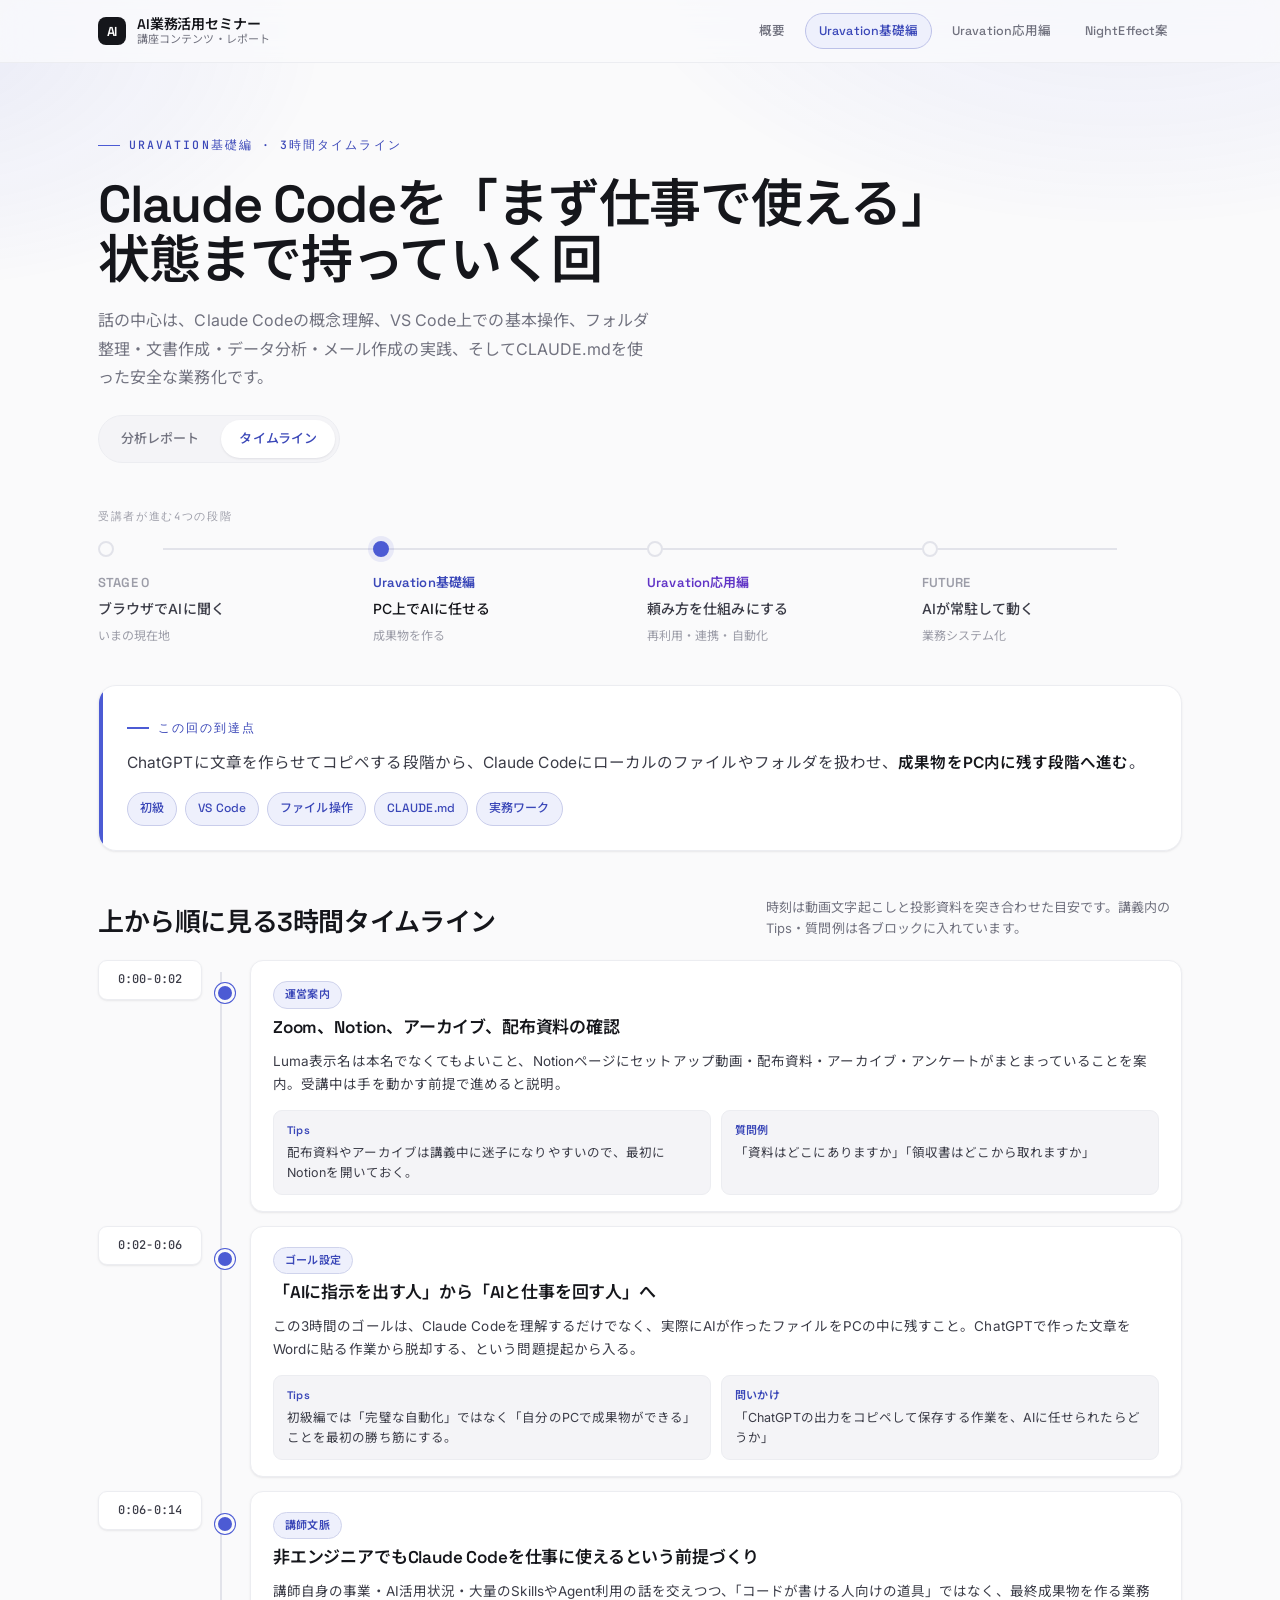
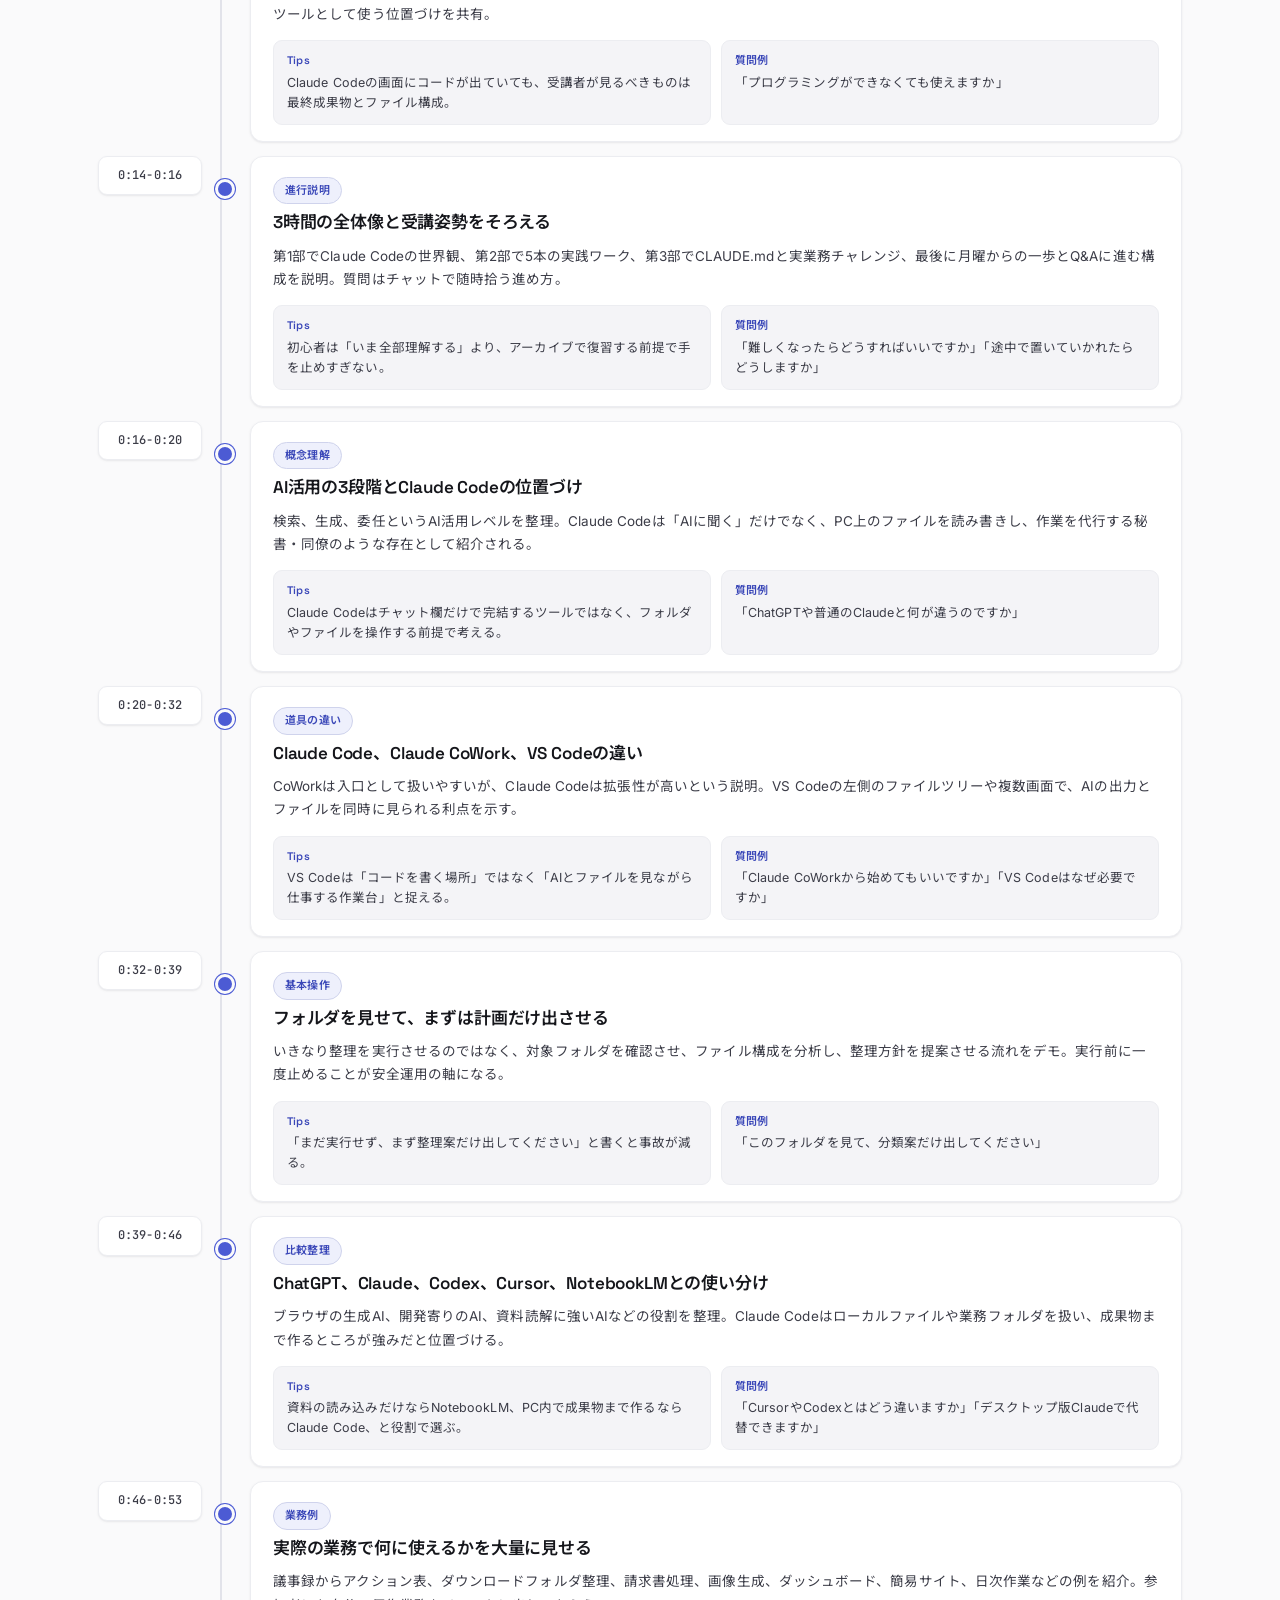
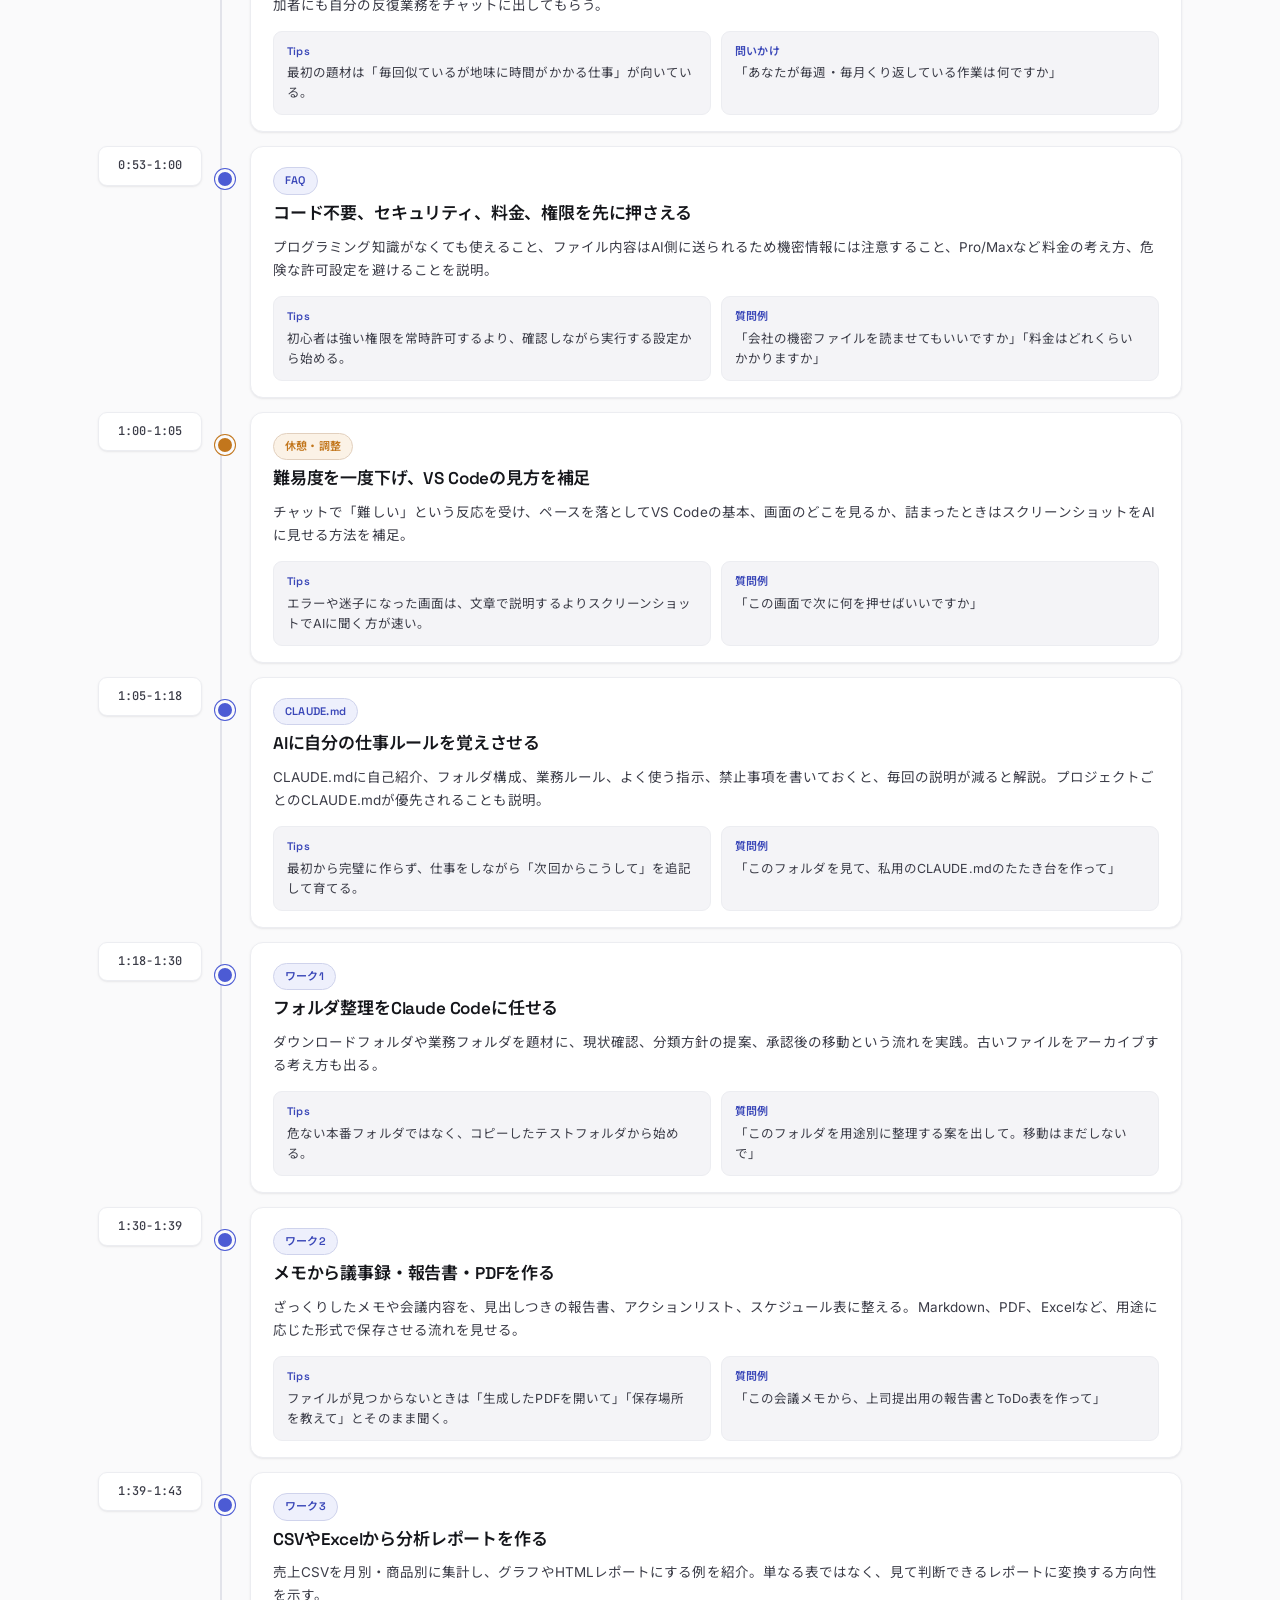
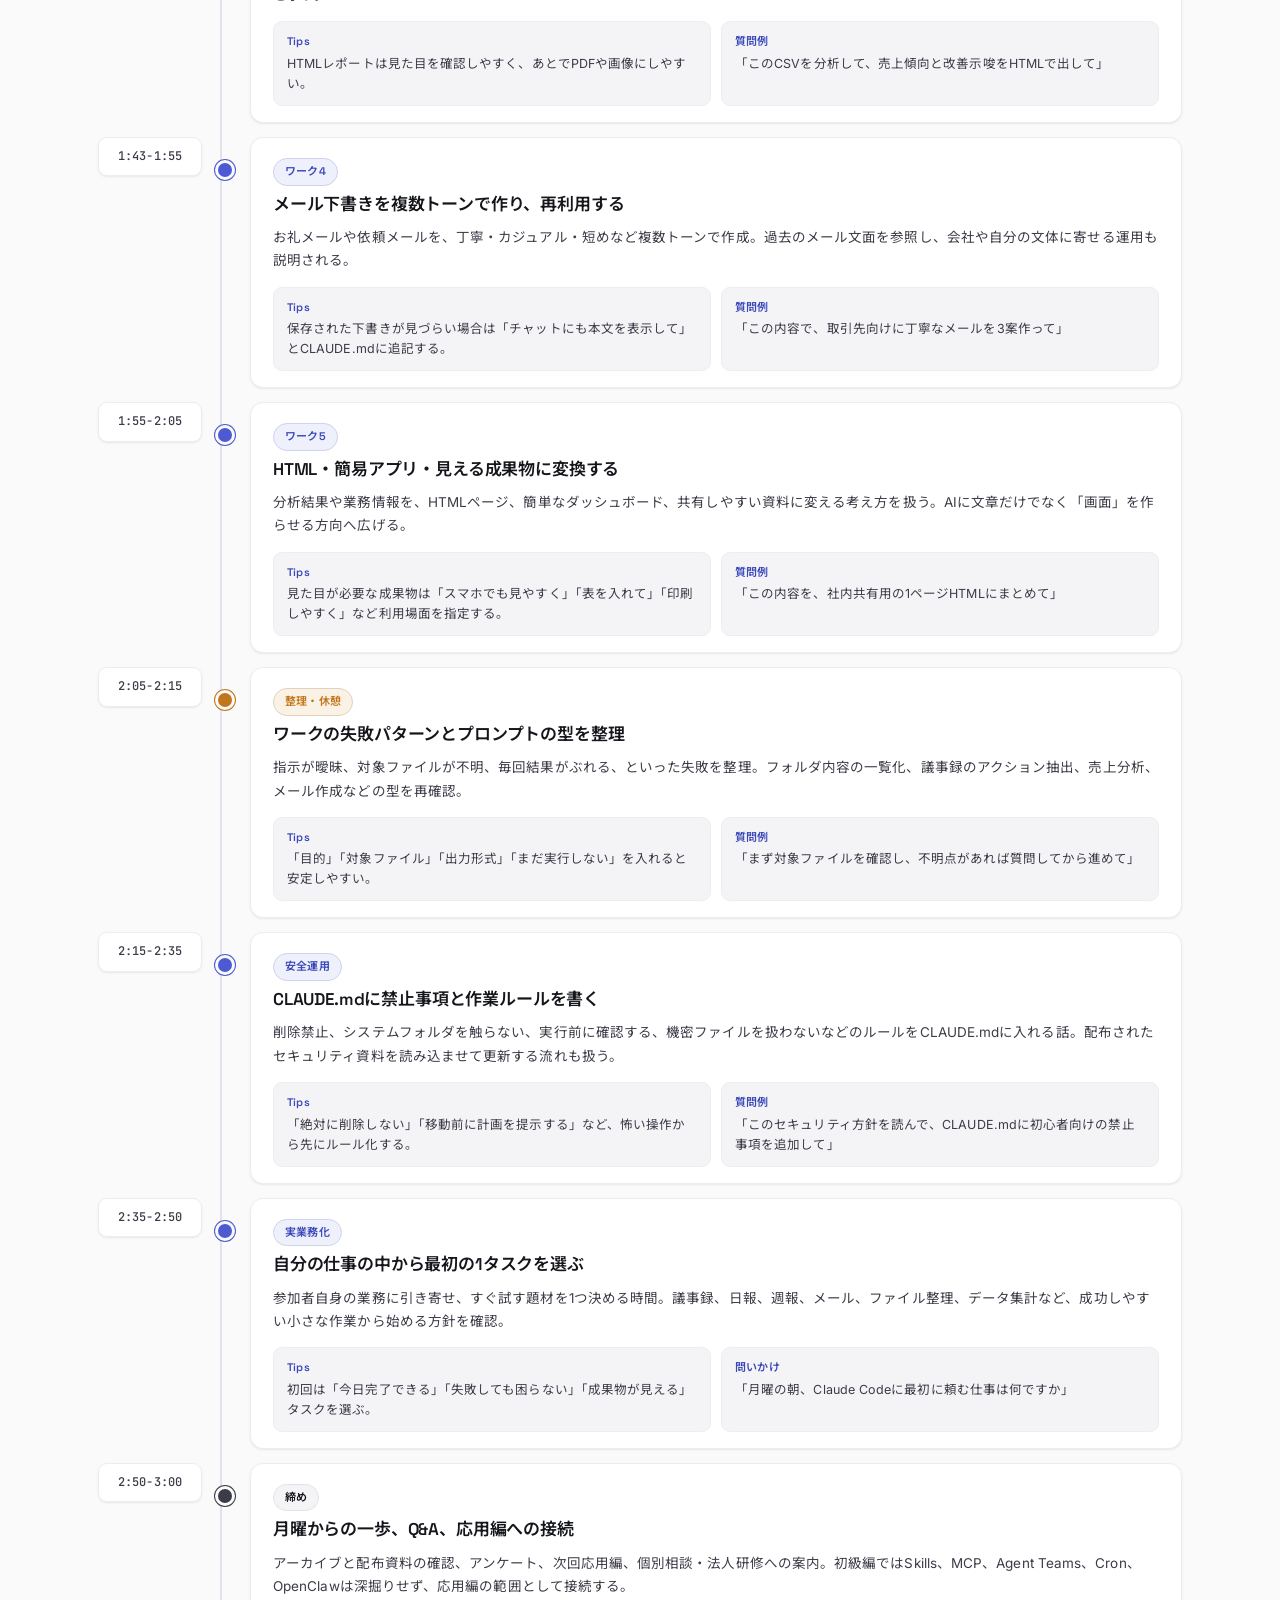
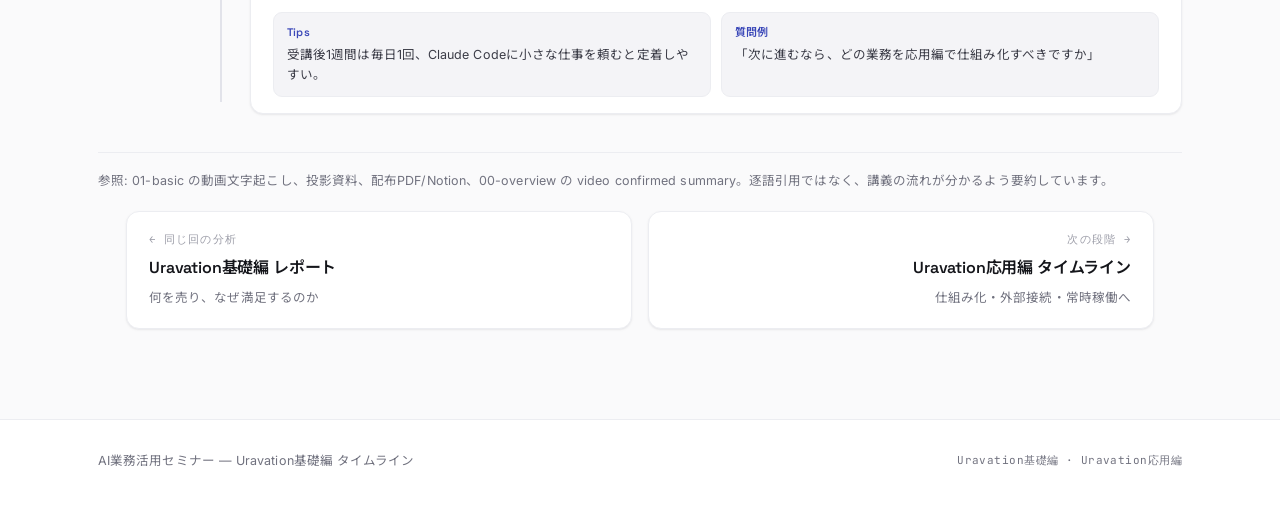
<file: public-previews/8b08eea757c859227cf06dbb60ca4126669d8a5a8bfb9ed3/content/timeline-01.html>
<!DOCTYPE html>
<html lang="ja" data-doc="basic">
<head>
<meta charset="UTF-8" />
<meta name="viewport" content="width=device-width, initial-scale=1.0" />
<title>Uravation基礎編｜3時間タイムライン — AI業務活用セミナー</title>
<meta name="description" content="基礎編の3時間を、運営案内から月曜の一歩まで時系列で追うタイムライン。各ブロックにTipsと質問例を併記。" />
<link rel="preconnect" href="https://fonts.googleapis.com" />
<link rel="preconnect" href="https://fonts.gstatic.com" crossorigin />
<link href="https://fonts.googleapis.com/css2?family=Space+Grotesk:wght@400;500;600;700&family=Inter:wght@400;500;600&family=JetBrains+Mono:wght@400;500&family=Noto+Sans+JP:wght@400;500;700&display=swap" rel="stylesheet" />
<link rel="stylesheet" href="styles.css?v=20260701-header-sync" />
</head>
<body>

<header class="topbar">
  <div class="topbar-inner">
    <a class="brand" href="index.html">
      <div class="brand-mark">AI</div>
      <div class="brand-text">
        <b>AI業務活用セミナー</b>
        <span>講座コンテンツ・レポート</span>
      </div>
    </a>
    <nav class="pagenav">
      <a href="index.html">概要</a>
      <a href="01.html" class="current">Uravation基礎編</a>
      <a href="02.html">Uravation応用編</a>
      <a href="original.html">NightEffect案</a>
    </nav>
  </div>
</header>

<section class="hero">
  <span class="eyebrow">Uravation基礎編 · 3時間タイムライン</span>
  <h1>Claude Codeを「まず仕事で使える」状態まで持っていく回</h1>
  <p class="hero-sub">話の中心は、Claude Codeの概念理解、VS Code上での基本操作、フォルダ整理・文書作成・データ分析・メール作成の実践、そしてCLAUDE.mdを使った安全な業務化です。</p>
  <div class="tl-toggle">
    <a href="01.html">分析レポート</a>
    <a href="timeline-01.html" class="current">タイムライン</a>
  </div>
</section>

<div class="rail-wrap" style="padding-top: 18px;">
  <div class="rail-label-row">受講者が進む4つの段階</div>
  <div class="rail">
    <div class="rail-node is-context">
      <span class="rail-dot"></span>
      <span class="rail-stage">STAGE 0</span>
      <span class="rail-headline">ブラウザでAIに聞く</span>
      <span class="rail-sub">いまの現在地</span>
    </div>
    <div class="rail-node is-doc is-active">
      <span class="rail-dot"></span>
      <span class="rail-stage">Uravation基礎編</span>
      <span class="rail-headline">PC上でAIに任せる</span>
      <span class="rail-sub">成果物を作る</span>
    </div>
    <a class="rail-node is-doc is-link" data-accent="advanced" href="02.html">
      <span class="rail-dot"></span>
      <span class="rail-stage">Uravation応用編</span>
      <span class="rail-headline">頼み方を仕組みにする</span>
      <span class="rail-sub">再利用・連携・自動化</span>
    </a>
    <div class="rail-node is-context">
      <span class="rail-dot"></span>
      <span class="rail-stage">FUTURE</span>
      <span class="rail-headline">AIが常駐して動く</span>
      <span class="rail-sub">業務システム化</span>
    </div>
  </div>
</div>

<main class="tl-main">
  <div class="tl-summary">
    <span class="eyebrow">この回の到達点</span>
    <p>ChatGPTに文章を作らせてコピペする段階から、Claude Codeにローカルのファイルやフォルダを扱わせ、<strong>成果物をPC内に残す段階へ進む</strong>。</p>
    <div class="chips">
      <span class="chip">初級</span>
      <span class="chip">VS Code</span>
      <span class="chip">ファイル操作</span>
      <span class="chip">CLAUDE.md</span>
      <span class="chip">実務ワーク</span>
    </div>
  </div>

  <div class="tl-secthead">
    <h2 class="sec-title">上から順に見る3時間タイムライン</h2>
    <p>時刻は動画文字起こしと投影資料を突き合わせた目安です。講義内のTips・質問例は各ブロックに入れています。</p>
  </div>

  <ol class="timeline">
    <li class="event">
      <div class="time">0:00-0:02</div>
      <article class="event-card">
        <span class="ev-tag">運営案内</span>
        <h3>Zoom、Notion、アーカイブ、配布資料の確認</h3>
        <p>Luma表示名は本名でなくてもよいこと、Notionページにセットアップ動画・配布資料・アーカイブ・アンケートがまとまっていることを案内。受講中は手を動かす前提で進めると説明。</p>
        <div class="notes">
          <div class="note"><strong>Tips</strong>配布資料やアーカイブは講義中に迷子になりやすいので、最初にNotionを開いておく。</div>
          <div class="note"><strong>質問例</strong>「資料はどこにありますか」「領収書はどこから取れますか」</div>
        </div>
      </article>
    </li>

    <li class="event">
      <div class="time">0:02-0:06</div>
      <article class="event-card">
        <span class="ev-tag">ゴール設定</span>
        <h3>「AIに指示を出す人」から「AIと仕事を回す人」へ</h3>
        <p>この3時間のゴールは、Claude Codeを理解するだけでなく、実際にAIが作ったファイルをPCの中に残すこと。ChatGPTで作った文章をWordに貼る作業から脱却する、という問題提起から入る。</p>
        <div class="notes">
          <div class="note"><strong>Tips</strong>初級編では「完璧な自動化」ではなく「自分のPCで成果物ができる」ことを最初の勝ち筋にする。</div>
          <div class="note"><strong>問いかけ</strong>「ChatGPTの出力をコピペして保存する作業を、AIに任せられたらどうか」</div>
        </div>
      </article>
    </li>

    <li class="event">
      <div class="time">0:06-0:14</div>
      <article class="event-card">
        <span class="ev-tag">講師文脈</span>
        <h3>非エンジニアでもClaude Codeを仕事に使えるという前提づくり</h3>
        <p>講師自身の事業・AI活用状況・大量のSkillsやAgent利用の話を交えつつ、「コードが書ける人向けの道具」ではなく、最終成果物を作る業務ツールとして使う位置づけを共有。</p>
        <div class="notes">
          <div class="note"><strong>Tips</strong>Claude Codeの画面にコードが出ていても、受講者が見るべきものは最終成果物とファイル構成。</div>
          <div class="note"><strong>質問例</strong>「プログラミングができなくても使えますか」</div>
        </div>
      </article>
    </li>

    <li class="event">
      <div class="time">0:14-0:16</div>
      <article class="event-card">
        <span class="ev-tag">進行説明</span>
        <h3>3時間の全体像と受講姿勢をそろえる</h3>
        <p>第1部でClaude Codeの世界観、第2部で5本の実践ワーク、第3部でCLAUDE.mdと実業務チャレンジ、最後に月曜からの一歩とQ&amp;Aに進む構成を説明。質問はチャットで随時拾う進め方。</p>
        <div class="notes">
          <div class="note"><strong>Tips</strong>初心者は「いま全部理解する」より、アーカイブで復習する前提で手を止めすぎない。</div>
          <div class="note"><strong>質問例</strong>「難しくなったらどうすればいいですか」「途中で置いていかれたらどうしますか」</div>
        </div>
      </article>
    </li>

    <li class="event">
      <div class="time">0:16-0:20</div>
      <article class="event-card">
        <span class="ev-tag">概念理解</span>
        <h3>AI活用の3段階とClaude Codeの位置づけ</h3>
        <p>検索、生成、委任というAI活用レベルを整理。Claude Codeは「AIに聞く」だけでなく、PC上のファイルを読み書きし、作業を代行する秘書・同僚のような存在として紹介される。</p>
        <div class="notes">
          <div class="note"><strong>Tips</strong>Claude Codeはチャット欄だけで完結するツールではなく、フォルダやファイルを操作する前提で考える。</div>
          <div class="note"><strong>質問例</strong>「ChatGPTや普通のClaudeと何が違うのですか」</div>
        </div>
      </article>
    </li>

    <li class="event">
      <div class="time">0:20-0:32</div>
      <article class="event-card">
        <span class="ev-tag">道具の違い</span>
        <h3>Claude Code、Claude CoWork、VS Codeの違い</h3>
        <p>CoWorkは入口として扱いやすいが、Claude Codeは拡張性が高いという説明。VS Codeの左側のファイルツリーや複数画面で、AIの出力とファイルを同時に見られる利点を示す。</p>
        <div class="notes">
          <div class="note"><strong>Tips</strong>VS Codeは「コードを書く場所」ではなく「AIとファイルを見ながら仕事する作業台」と捉える。</div>
          <div class="note"><strong>質問例</strong>「Claude CoWorkから始めてもいいですか」「VS Codeはなぜ必要ですか」</div>
        </div>
      </article>
    </li>

    <li class="event">
      <div class="time">0:32-0:39</div>
      <article class="event-card">
        <span class="ev-tag">基本操作</span>
        <h3>フォルダを見せて、まずは計画だけ出させる</h3>
        <p>いきなり整理を実行させるのではなく、対象フォルダを確認させ、ファイル構成を分析し、整理方針を提案させる流れをデモ。実行前に一度止めることが安全運用の軸になる。</p>
        <div class="notes">
          <div class="note"><strong>Tips</strong>「まだ実行せず、まず整理案だけ出してください」と書くと事故が減る。</div>
          <div class="note"><strong>質問例</strong>「このフォルダを見て、分類案だけ出してください」</div>
        </div>
      </article>
    </li>

    <li class="event">
      <div class="time">0:39-0:46</div>
      <article class="event-card">
        <span class="ev-tag">比較整理</span>
        <h3>ChatGPT、Claude、Codex、Cursor、NotebookLMとの使い分け</h3>
        <p>ブラウザの生成AI、開発寄りのAI、資料読解に強いAIなどの役割を整理。Claude Codeはローカルファイルや業務フォルダを扱い、成果物まで作るところが強みだと位置づける。</p>
        <div class="notes">
          <div class="note"><strong>Tips</strong>資料の読み込みだけならNotebookLM、PC内で成果物まで作るならClaude Code、と役割で選ぶ。</div>
          <div class="note"><strong>質問例</strong>「CursorやCodexとはどう違いますか」「デスクトップ版Claudeで代替できますか」</div>
        </div>
      </article>
    </li>

    <li class="event">
      <div class="time">0:46-0:53</div>
      <article class="event-card">
        <span class="ev-tag">業務例</span>
        <h3>実際の業務で何に使えるかを大量に見せる</h3>
        <p>議事録からアクション表、ダウンロードフォルダ整理、請求書処理、画像生成、ダッシュボード、簡易サイト、日次作業などの例を紹介。参加者にも自分の反復業務をチャットに出してもらう。</p>
        <div class="notes">
          <div class="note"><strong>Tips</strong>最初の題材は「毎回似ているが地味に時間がかかる仕事」が向いている。</div>
          <div class="note"><strong>問いかけ</strong>「あなたが毎週・毎月くり返している作業は何ですか」</div>
        </div>
      </article>
    </li>

    <li class="event">
      <div class="time">0:53-1:00</div>
      <article class="event-card">
        <span class="ev-tag">FAQ</span>
        <h3>コード不要、セキュリティ、料金、権限を先に押さえる</h3>
        <p>プログラミング知識がなくても使えること、ファイル内容はAI側に送られるため機密情報には注意すること、Pro/Maxなど料金の考え方、危険な許可設定を避けることを説明。</p>
        <div class="notes">
          <div class="note"><strong>Tips</strong>初心者は強い権限を常時許可するより、確認しながら実行する設定から始める。</div>
          <div class="note"><strong>質問例</strong>「会社の機密ファイルを読ませてもいいですか」「料金はどれくらいかかりますか」</div>
        </div>
      </article>
    </li>

    <li class="event break">
      <div class="time">1:00-1:05</div>
      <article class="event-card">
        <span class="ev-tag">休憩・調整</span>
        <h3>難易度を一度下げ、VS Codeの見方を補足</h3>
        <p>チャットで「難しい」という反応を受け、ペースを落としてVS Codeの基本、画面のどこを見るか、詰まったときはスクリーンショットをAIに見せる方法を補足。</p>
        <div class="notes">
          <div class="note"><strong>Tips</strong>エラーや迷子になった画面は、文章で説明するよりスクリーンショットでAIに聞く方が速い。</div>
          <div class="note"><strong>質問例</strong>「この画面で次に何を押せばいいですか」</div>
        </div>
      </article>
    </li>

    <li class="event">
      <div class="time">1:05-1:18</div>
      <article class="event-card">
        <span class="ev-tag">CLAUDE.md</span>
        <h3>AIに自分の仕事ルールを覚えさせる</h3>
        <p>CLAUDE.mdに自己紹介、フォルダ構成、業務ルール、よく使う指示、禁止事項を書いておくと、毎回の説明が減ると解説。プロジェクトごとのCLAUDE.mdが優先されることも説明。</p>
        <div class="notes">
          <div class="note"><strong>Tips</strong>最初から完璧に作らず、仕事をしながら「次回からこうして」を追記して育てる。</div>
          <div class="note"><strong>質問例</strong>「このフォルダを見て、私用のCLAUDE.mdのたたき台を作って」</div>
        </div>
      </article>
    </li>

    <li class="event">
      <div class="time">1:18-1:30</div>
      <article class="event-card">
        <span class="ev-tag">ワーク1</span>
        <h3>フォルダ整理をClaude Codeに任せる</h3>
        <p>ダウンロードフォルダや業務フォルダを題材に、現状確認、分類方針の提案、承認後の移動という流れを実践。古いファイルをアーカイブする考え方も出る。</p>
        <div class="notes">
          <div class="note"><strong>Tips</strong>危ない本番フォルダではなく、コピーしたテストフォルダから始める。</div>
          <div class="note"><strong>質問例</strong>「このフォルダを用途別に整理する案を出して。移動はまだしないで」</div>
        </div>
      </article>
    </li>

    <li class="event">
      <div class="time">1:30-1:39</div>
      <article class="event-card">
        <span class="ev-tag">ワーク2</span>
        <h3>メモから議事録・報告書・PDFを作る</h3>
        <p>ざっくりしたメモや会議内容を、見出しつきの報告書、アクションリスト、スケジュール表に整える。Markdown、PDF、Excelなど、用途に応じた形式で保存させる流れを見せる。</p>
        <div class="notes">
          <div class="note"><strong>Tips</strong>ファイルが見つからないときは「生成したPDFを開いて」「保存場所を教えて」とそのまま聞く。</div>
          <div class="note"><strong>質問例</strong>「この会議メモから、上司提出用の報告書とToDo表を作って」</div>
        </div>
      </article>
    </li>

    <li class="event">
      <div class="time">1:39-1:43</div>
      <article class="event-card">
        <span class="ev-tag">ワーク3</span>
        <h3>CSVやExcelから分析レポートを作る</h3>
        <p>売上CSVを月別・商品別に集計し、グラフやHTMLレポートにする例を紹介。単なる表ではなく、見て判断できるレポートに変換する方向性を示す。</p>
        <div class="notes">
          <div class="note"><strong>Tips</strong>HTMLレポートは見た目を確認しやすく、あとでPDFや画像にしやすい。</div>
          <div class="note"><strong>質問例</strong>「このCSVを分析して、売上傾向と改善示唆をHTMLで出して」</div>
        </div>
      </article>
    </li>

    <li class="event">
      <div class="time">1:43-1:55</div>
      <article class="event-card">
        <span class="ev-tag">ワーク4</span>
        <h3>メール下書きを複数トーンで作り、再利用する</h3>
        <p>お礼メールや依頼メールを、丁寧・カジュアル・短めなど複数トーンで作成。過去のメール文面を参照し、会社や自分の文体に寄せる運用も説明される。</p>
        <div class="notes">
          <div class="note"><strong>Tips</strong>保存された下書きが見づらい場合は「チャットにも本文を表示して」とCLAUDE.mdに追記する。</div>
          <div class="note"><strong>質問例</strong>「この内容で、取引先向けに丁寧なメールを3案作って」</div>
        </div>
      </article>
    </li>

    <li class="event">
      <div class="time">1:55-2:05</div>
      <article class="event-card">
        <span class="ev-tag">ワーク5</span>
        <h3>HTML・簡易アプリ・見える成果物に変換する</h3>
        <p>分析結果や業務情報を、HTMLページ、簡単なダッシュボード、共有しやすい資料に変える考え方を扱う。AIに文章だけでなく「画面」を作らせる方向へ広げる。</p>
        <div class="notes">
          <div class="note"><strong>Tips</strong>見た目が必要な成果物は「スマホでも見やすく」「表を入れて」「印刷しやすく」など利用場面を指定する。</div>
          <div class="note"><strong>質問例</strong>「この内容を、社内共有用の1ページHTMLにまとめて」</div>
        </div>
      </article>
    </li>

    <li class="event break">
      <div class="time">2:05-2:15</div>
      <article class="event-card">
        <span class="ev-tag">整理・休憩</span>
        <h3>ワークの失敗パターンとプロンプトの型を整理</h3>
        <p>指示が曖昧、対象ファイルが不明、毎回結果がぶれる、といった失敗を整理。フォルダ内容の一覧化、議事録のアクション抽出、売上分析、メール作成などの型を再確認。</p>
        <div class="notes">
          <div class="note"><strong>Tips</strong>「目的」「対象ファイル」「出力形式」「まだ実行しない」を入れると安定しやすい。</div>
          <div class="note"><strong>質問例</strong>「まず対象ファイルを確認し、不明点があれば質問してから進めて」</div>
        </div>
      </article>
    </li>

    <li class="event">
      <div class="time">2:15-2:35</div>
      <article class="event-card">
        <span class="ev-tag">安全運用</span>
        <h3>CLAUDE.mdに禁止事項と作業ルールを書く</h3>
        <p>削除禁止、システムフォルダを触らない、実行前に確認する、機密ファイルを扱わないなどのルールをCLAUDE.mdに入れる話。配布されたセキュリティ資料を読み込ませて更新する流れも扱う。</p>
        <div class="notes">
          <div class="note"><strong>Tips</strong>「絶対に削除しない」「移動前に計画を提示する」など、怖い操作から先にルール化する。</div>
          <div class="note"><strong>質問例</strong>「このセキュリティ方針を読んで、CLAUDE.mdに初心者向けの禁止事項を追加して」</div>
        </div>
      </article>
    </li>

    <li class="event">
      <div class="time">2:35-2:50</div>
      <article class="event-card">
        <span class="ev-tag">実業務化</span>
        <h3>自分の仕事の中から最初の1タスクを選ぶ</h3>
        <p>参加者自身の業務に引き寄せ、すぐ試す題材を1つ決める時間。議事録、日報、週報、メール、ファイル整理、データ集計など、成功しやすい小さな作業から始める方針を確認。</p>
        <div class="notes">
          <div class="note"><strong>Tips</strong>初回は「今日完了できる」「失敗しても困らない」「成果物が見える」タスクを選ぶ。</div>
          <div class="note"><strong>問いかけ</strong>「月曜の朝、Claude Codeに最初に頼む仕事は何ですか」</div>
        </div>
      </article>
    </li>

    <li class="event closing">
      <div class="time">2:50-3:00</div>
      <article class="event-card">
        <span class="ev-tag">締め</span>
        <h3>月曜からの一歩、Q&amp;A、応用編への接続</h3>
        <p>アーカイブと配布資料の確認、アンケート、次回応用編、個別相談・法人研修への案内。初級編ではSkills、MCP、Agent Teams、Cron、OpenClawは深掘りせず、応用編の範囲として接続する。</p>
        <div class="notes">
          <div class="note"><strong>Tips</strong>受講後1週間は毎日1回、Claude Codeに小さな仕事を頼むと定着しやすい。</div>
          <div class="note"><strong>質問例</strong>「次に進むなら、どの業務を応用編で仕組み化すべきですか」</div>
        </div>
      </article>
    </li>
  </ol>

  <p class="tl-source">参照: 01-basic の動画文字起こし、投影資料、配布PDF/Notion、00-overview の video confirmed summary。逐語引用ではなく、講義の流れが分かるよう要約しています。</p>

  <div class="next-nav">
    <a class="next-card is-prev" href="01.html">
      <span class="nlab">← 同じ回の分析</span>
      <span class="ntitle">Uravation基礎編 レポート</span>
      <span class="nsub">何を売り、なぜ満足するのか</span>
    </a>
    <a class="next-card is-next accent-advanced" href="timeline-02.html">
      <span class="nlab">次の段階 →</span>
      <span class="ntitle">Uravation応用編 タイムライン</span>
      <span class="nsub">仕組み化・外部接続・常時稼働へ</span>
    </a>
  </div>
</main>

<footer class="footer">
  <div class="footer-inner">
    <span>AI業務活用セミナー — Uravation基礎編 タイムライン</span>
    <span class="mono">Uravation基礎編 · Uravation応用編</span>
  </div>
</footer>

</body>
</html>
</file>
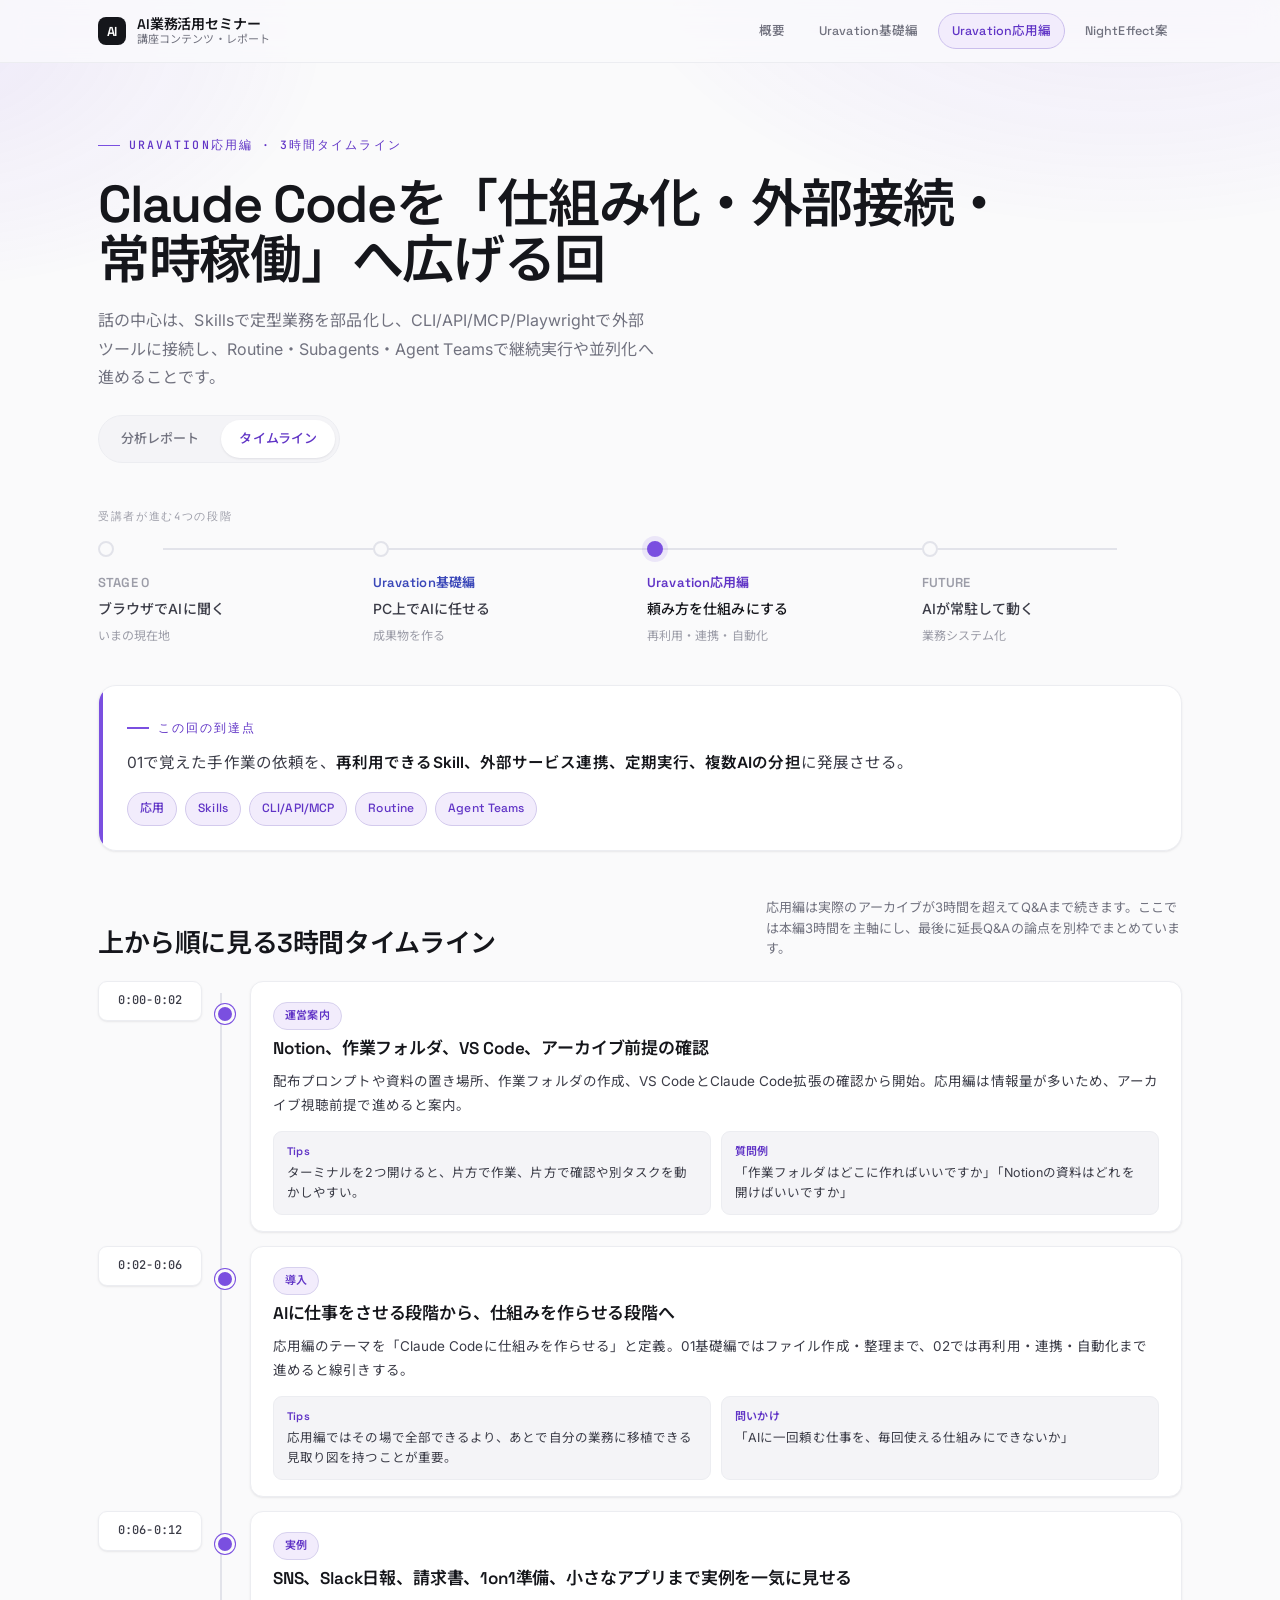
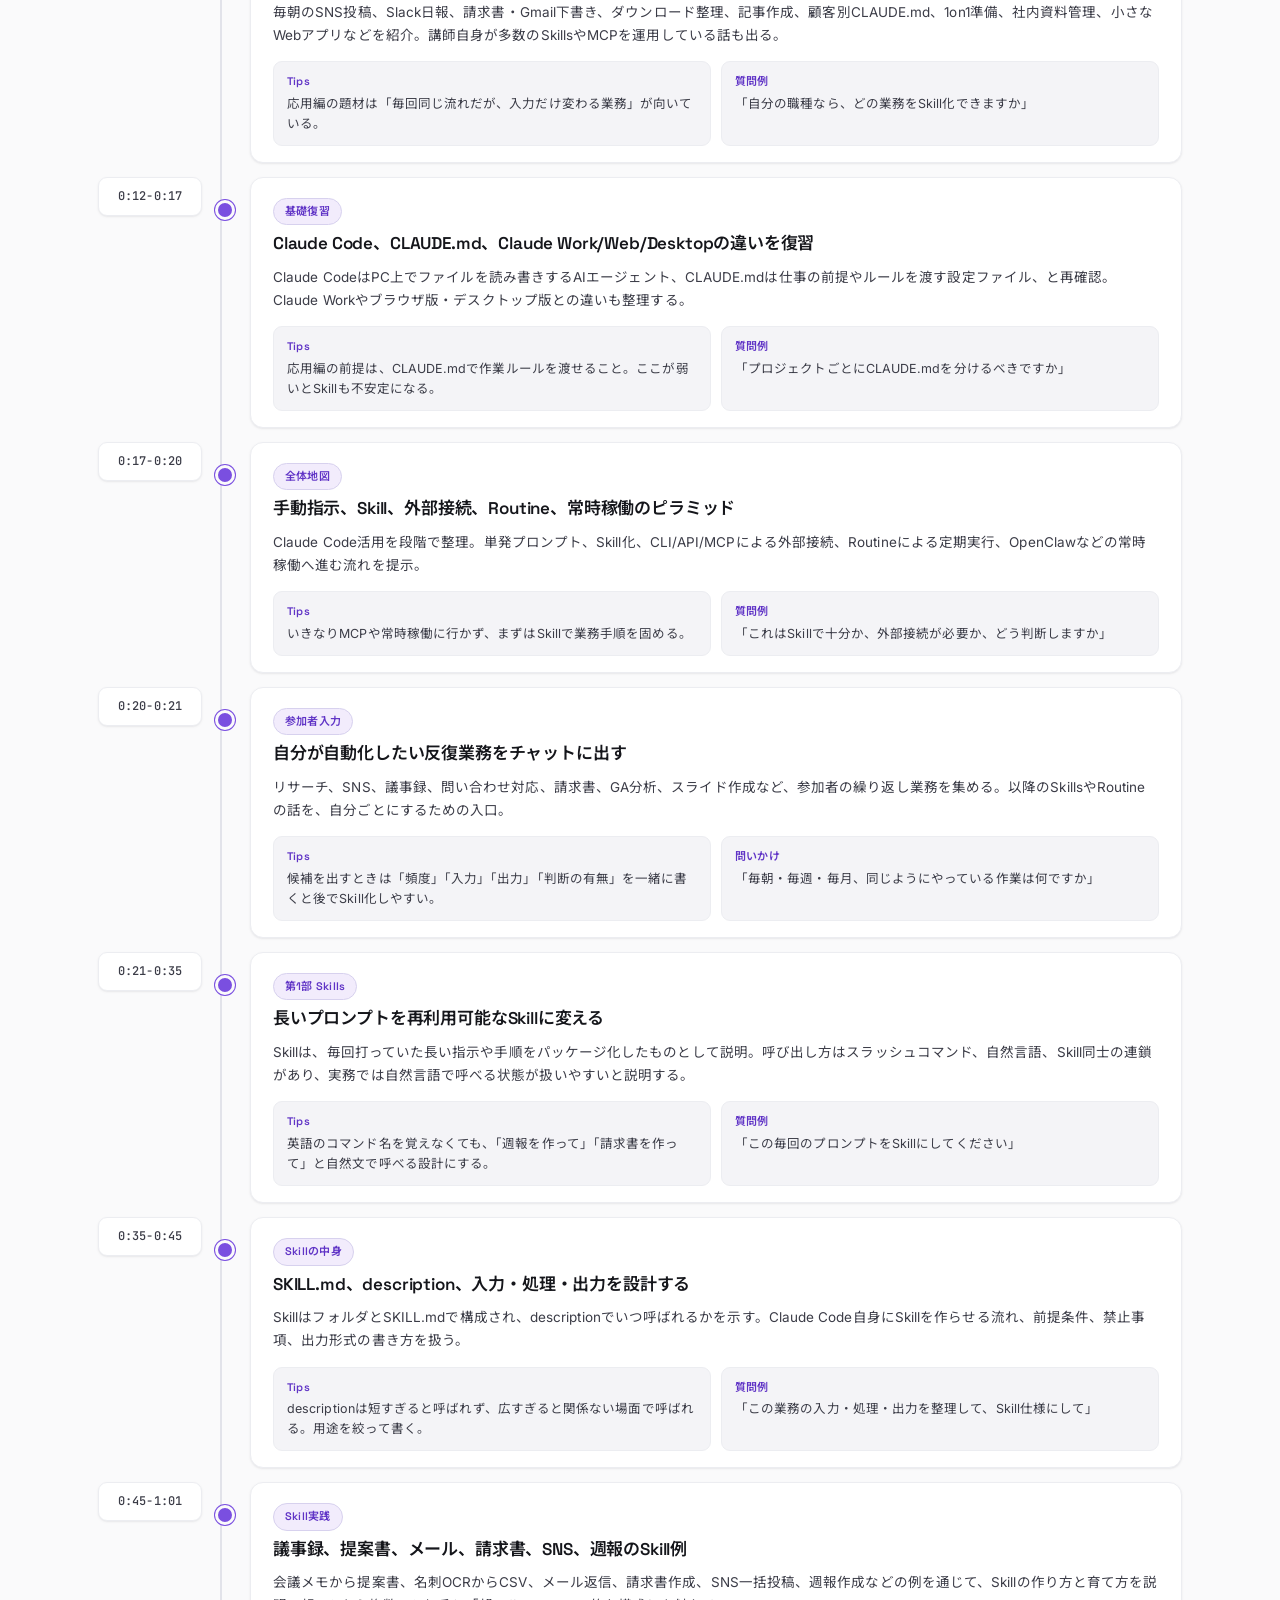
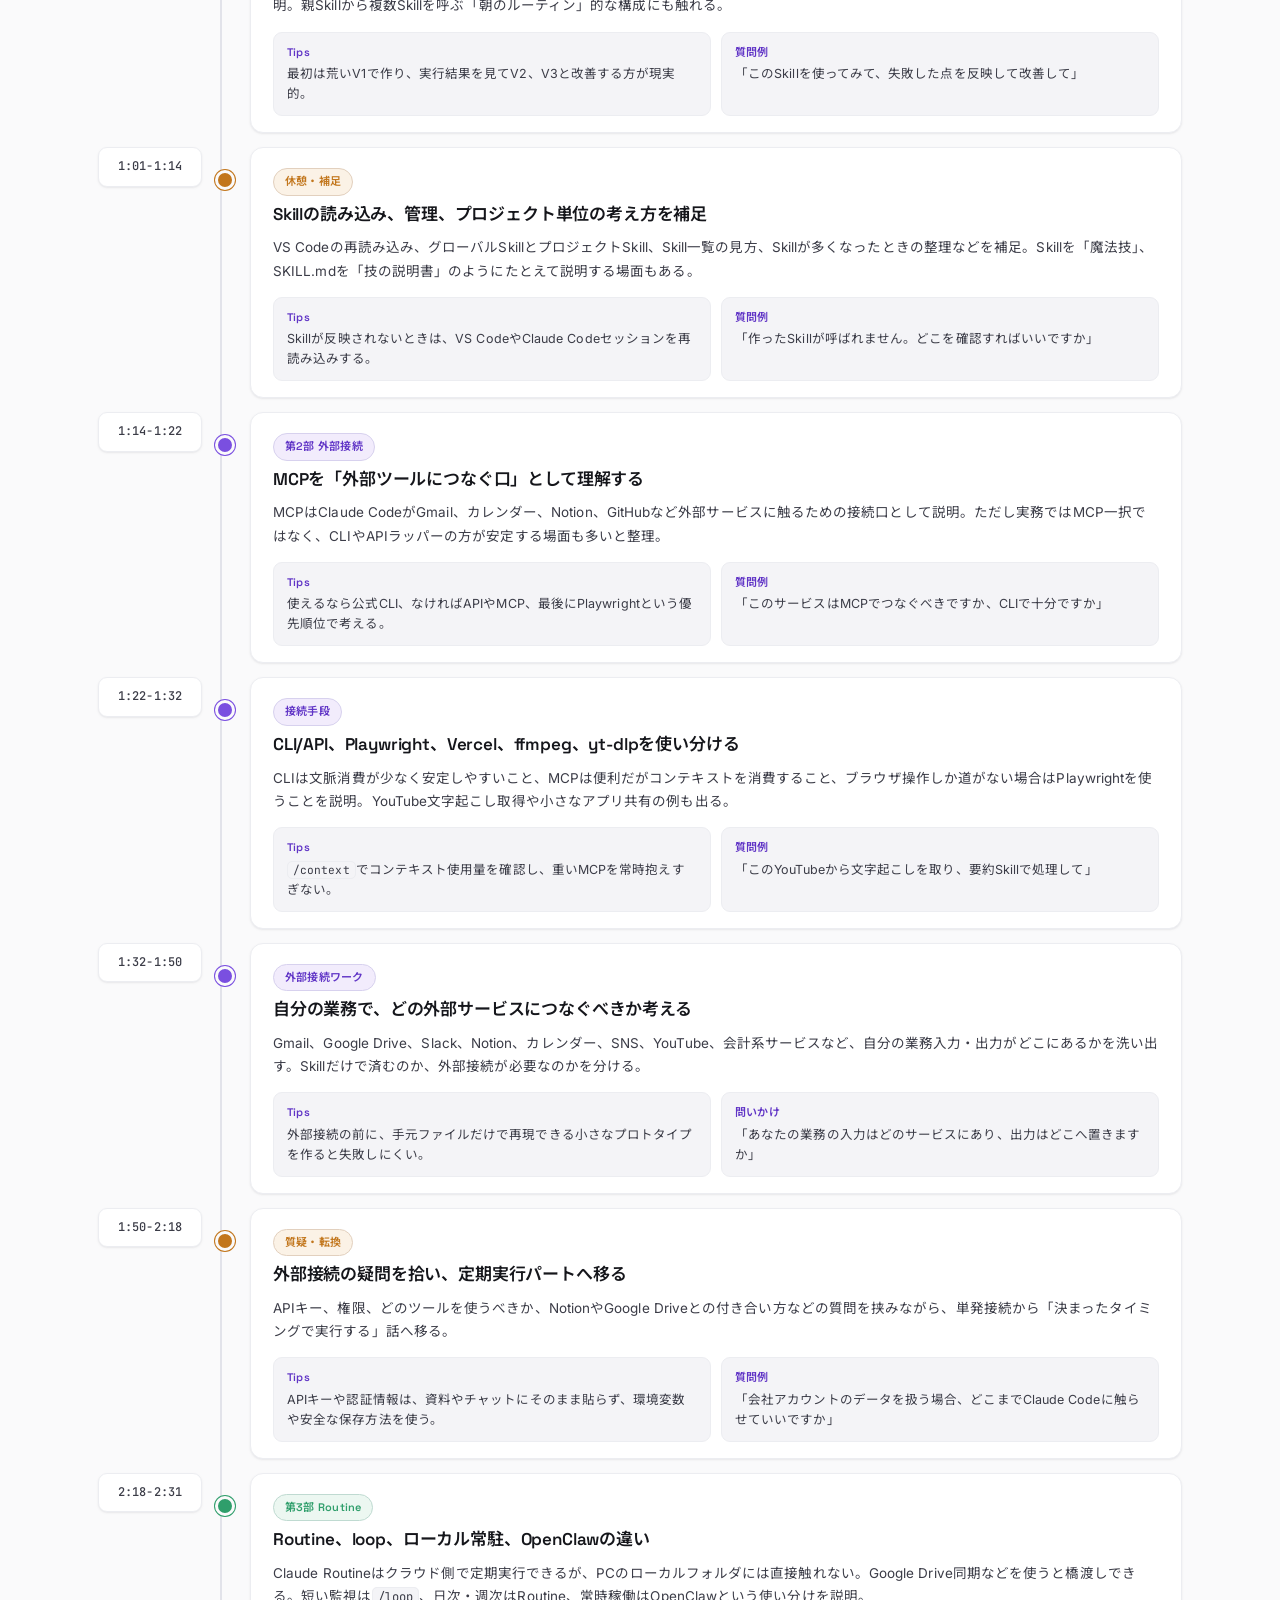
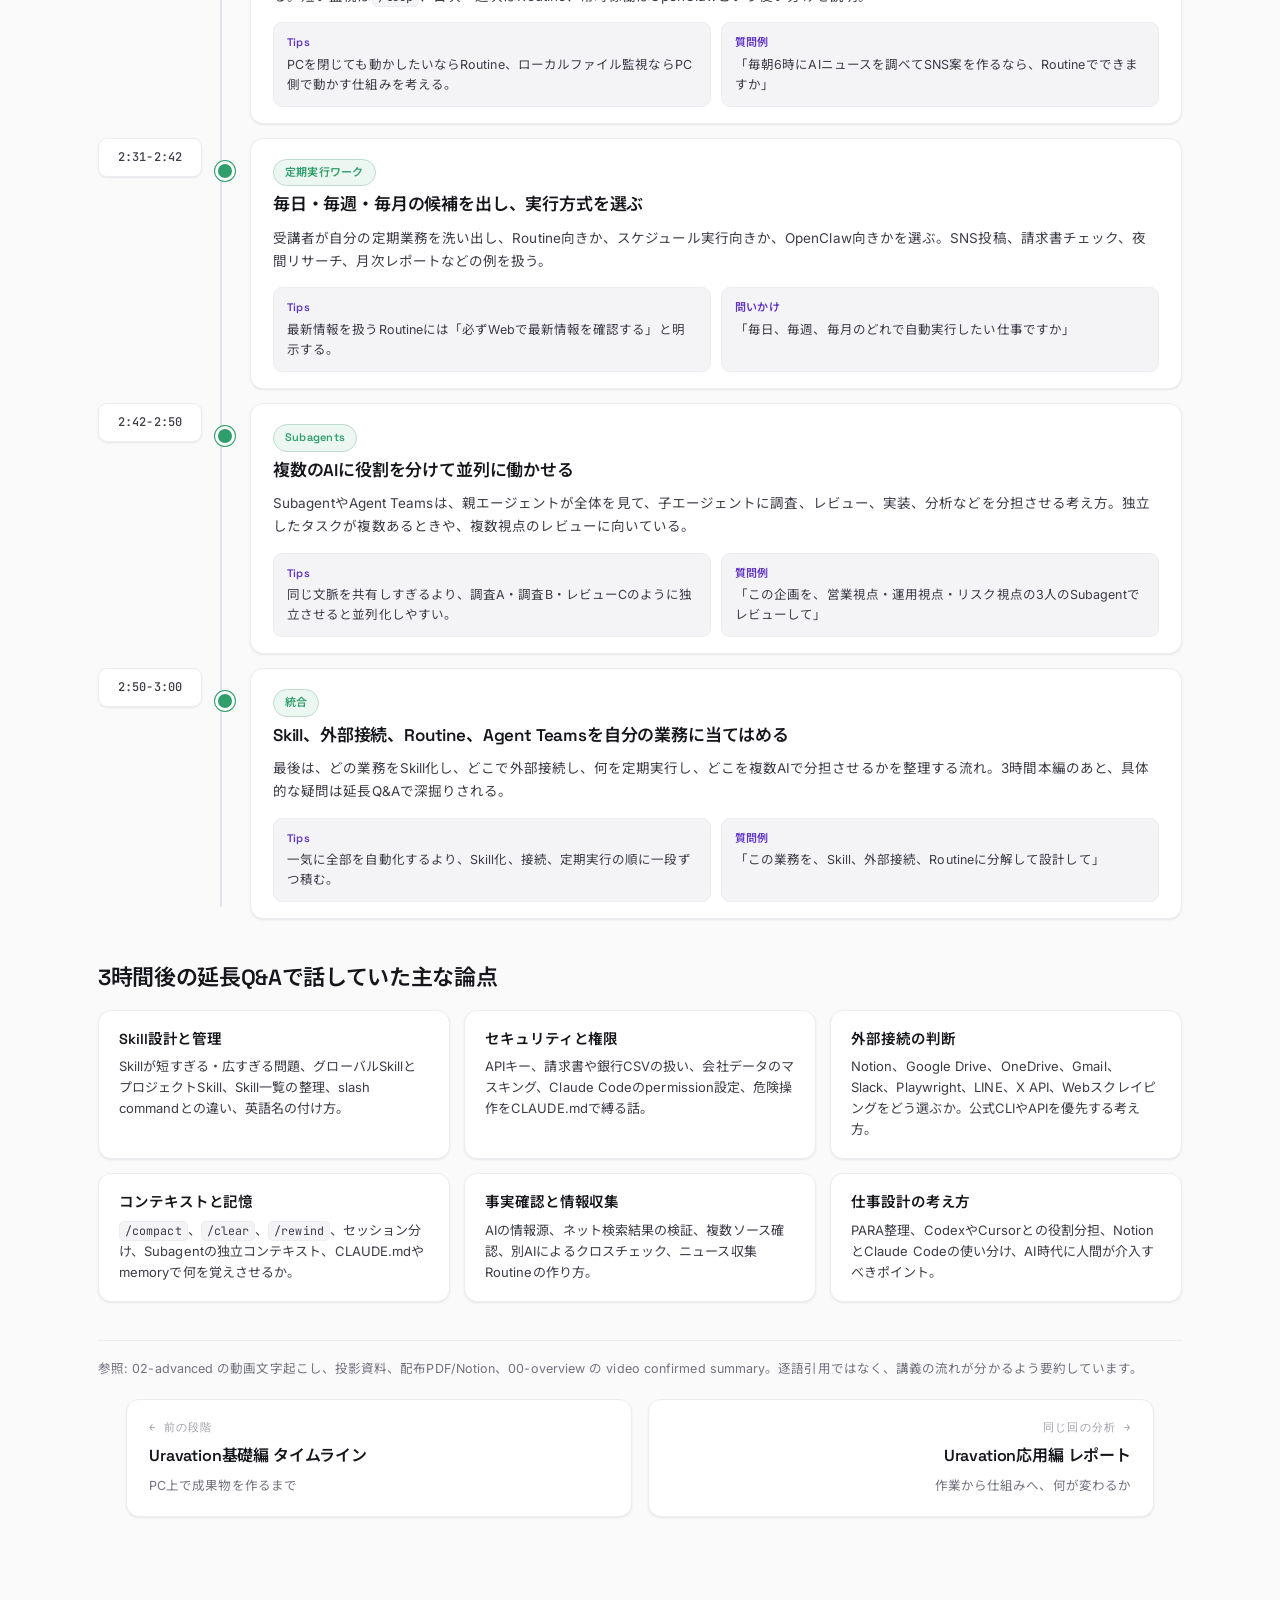
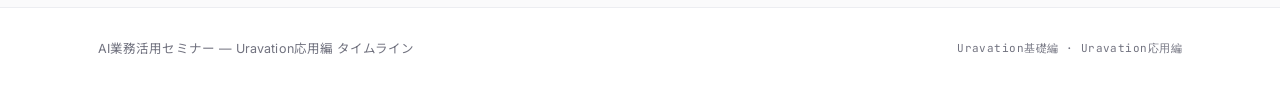
<file: public-previews/8b08eea757c859227cf06dbb60ca4126669d8a5a8bfb9ed3/content/timeline-02.html>
<!DOCTYPE html>
<html lang="ja" data-doc="advanced">
<head>
<meta charset="UTF-8" />
<meta name="viewport" content="width=device-width, initial-scale=1.0" />
<title>Uravation応用編｜3時間タイムライン — AI業務活用セミナー</title>
<meta name="description" content="応用編の3時間を、Skills・外部接続・Routineへと広げる流れで時系列に追うタイムライン。延長Q&Aの論点も併記。" />
<link rel="preconnect" href="https://fonts.googleapis.com" />
<link rel="preconnect" href="https://fonts.gstatic.com" crossorigin />
<link href="https://fonts.googleapis.com/css2?family=Space+Grotesk:wght@400;500;600;700&family=Inter:wght@400;500;600&family=JetBrains+Mono:wght@400;500&family=Noto+Sans+JP:wght@400;500;700&display=swap" rel="stylesheet" />
<link rel="stylesheet" href="styles.css?v=20260701-header-sync" />
</head>
<body>

<header class="topbar">
  <div class="topbar-inner">
    <a class="brand" href="index.html">
      <div class="brand-mark">AI</div>
      <div class="brand-text">
        <b>AI業務活用セミナー</b>
        <span>講座コンテンツ・レポート</span>
      </div>
    </a>
    <nav class="pagenav">
      <a href="index.html">概要</a>
      <a href="01.html">Uravation基礎編</a>
      <a href="02.html" class="current">Uravation応用編</a>
      <a href="original.html">NightEffect案</a>
    </nav>
  </div>
</header>

<section class="hero">
  <span class="eyebrow">Uravation応用編 · 3時間タイムライン</span>
  <h1>Claude Codeを「仕組み化・外部接続・常時稼働」へ広げる回</h1>
  <p class="hero-sub">話の中心は、Skillsで定型業務を部品化し、CLI/API/MCP/Playwrightで外部ツールに接続し、Routine・Subagents・Agent Teamsで継続実行や並列化へ進めることです。</p>
  <div class="tl-toggle">
    <a href="02.html">分析レポート</a>
    <a href="timeline-02.html" class="current">タイムライン</a>
  </div>
</section>

<div class="rail-wrap" style="padding-top: 18px;">
  <div class="rail-label-row">受講者が進む4つの段階</div>
  <div class="rail">
    <div class="rail-node is-context">
      <span class="rail-dot"></span>
      <span class="rail-stage">STAGE 0</span>
      <span class="rail-headline">ブラウザでAIに聞く</span>
      <span class="rail-sub">いまの現在地</span>
    </div>
    <a class="rail-node is-doc is-link" data-accent="basic" href="01.html">
      <span class="rail-dot"></span>
      <span class="rail-stage">Uravation基礎編</span>
      <span class="rail-headline">PC上でAIに任せる</span>
      <span class="rail-sub">成果物を作る</span>
    </a>
    <div class="rail-node is-doc is-active">
      <span class="rail-dot"></span>
      <span class="rail-stage">Uravation応用編</span>
      <span class="rail-headline">頼み方を仕組みにする</span>
      <span class="rail-sub">再利用・連携・自動化</span>
    </div>
    <div class="rail-node is-context">
      <span class="rail-dot"></span>
      <span class="rail-stage">FUTURE</span>
      <span class="rail-headline">AIが常駐して動く</span>
      <span class="rail-sub">業務システム化</span>
    </div>
  </div>
</div>

<main class="tl-main">
  <div class="tl-summary">
    <span class="eyebrow">この回の到達点</span>
    <p>01で覚えた手作業の依頼を、<strong>再利用できるSkill、外部サービス連携、定期実行、複数AIの分担</strong>に発展させる。</p>
    <div class="chips">
      <span class="chip">応用</span>
      <span class="chip">Skills</span>
      <span class="chip">CLI/API/MCP</span>
      <span class="chip">Routine</span>
      <span class="chip">Agent Teams</span>
    </div>
  </div>

  <div class="tl-secthead">
    <h2 class="sec-title">上から順に見る3時間タイムライン</h2>
    <p>応用編は実際のアーカイブが3時間を超えてQ&amp;Aまで続きます。ここでは本編3時間を主軸にし、最後に延長Q&amp;Aの論点を別枠でまとめています。</p>
  </div>

  <ol class="timeline">
    <li class="event">
      <div class="time">0:00-0:02</div>
      <article class="event-card">
        <span class="ev-tag">運営案内</span>
        <h3>Notion、作業フォルダ、VS Code、アーカイブ前提の確認</h3>
        <p>配布プロンプトや資料の置き場所、作業フォルダの作成、VS CodeとClaude Code拡張の確認から開始。応用編は情報量が多いため、アーカイブ視聴前提で進めると案内。</p>
        <div class="notes">
          <div class="note"><strong>Tips</strong>ターミナルを2つ開けると、片方で作業、片方で確認や別タスクを動かしやすい。</div>
          <div class="note"><strong>質問例</strong>「作業フォルダはどこに作ればいいですか」「Notionの資料はどれを開けばいいですか」</div>
        </div>
      </article>
    </li>

    <li class="event">
      <div class="time">0:02-0:06</div>
      <article class="event-card">
        <span class="ev-tag">導入</span>
        <h3>AIに仕事をさせる段階から、仕組みを作らせる段階へ</h3>
        <p>応用編のテーマを「Claude Codeに仕組みを作らせる」と定義。01基礎編ではファイル作成・整理まで、02では再利用・連携・自動化まで進めると線引きする。</p>
        <div class="notes">
          <div class="note"><strong>Tips</strong>応用編ではその場で全部できるより、あとで自分の業務に移植できる見取り図を持つことが重要。</div>
          <div class="note"><strong>問いかけ</strong>「AIに一回頼む仕事を、毎回使える仕組みにできないか」</div>
        </div>
      </article>
    </li>

    <li class="event">
      <div class="time">0:06-0:12</div>
      <article class="event-card">
        <span class="ev-tag">実例</span>
        <h3>SNS、Slack日報、請求書、1on1準備、小さなアプリまで実例を一気に見せる</h3>
        <p>毎朝のSNS投稿、Slack日報、請求書・Gmail下書き、ダウンロード整理、記事作成、顧客別CLAUDE.md、1on1準備、社内資料管理、小さなWebアプリなどを紹介。講師自身が多数のSkillsやMCPを運用している話も出る。</p>
        <div class="notes">
          <div class="note"><strong>Tips</strong>応用編の題材は「毎回同じ流れだが、入力だけ変わる業務」が向いている。</div>
          <div class="note"><strong>質問例</strong>「自分の職種なら、どの業務をSkill化できますか」</div>
        </div>
      </article>
    </li>

    <li class="event">
      <div class="time">0:12-0:17</div>
      <article class="event-card">
        <span class="ev-tag">基礎復習</span>
        <h3>Claude Code、CLAUDE.md、Claude Work/Web/Desktopの違いを復習</h3>
        <p>Claude CodeはPC上でファイルを読み書きするAIエージェント、CLAUDE.mdは仕事の前提やルールを渡す設定ファイル、と再確認。Claude Workやブラウザ版・デスクトップ版との違いも整理する。</p>
        <div class="notes">
          <div class="note"><strong>Tips</strong>応用編の前提は、CLAUDE.mdで作業ルールを渡せること。ここが弱いとSkillも不安定になる。</div>
          <div class="note"><strong>質問例</strong>「プロジェクトごとにCLAUDE.mdを分けるべきですか」</div>
        </div>
      </article>
    </li>

    <li class="event">
      <div class="time">0:17-0:20</div>
      <article class="event-card">
        <span class="ev-tag">全体地図</span>
        <h3>手動指示、Skill、外部接続、Routine、常時稼働のピラミッド</h3>
        <p>Claude Code活用を段階で整理。単発プロンプト、Skill化、CLI/API/MCPによる外部接続、Routineによる定期実行、OpenClawなどの常時稼働へ進む流れを提示。</p>
        <div class="notes">
          <div class="note"><strong>Tips</strong>いきなりMCPや常時稼働に行かず、まずはSkillで業務手順を固める。</div>
          <div class="note"><strong>質問例</strong>「これはSkillで十分か、外部接続が必要か、どう判断しますか」</div>
        </div>
      </article>
    </li>

    <li class="event">
      <div class="time">0:20-0:21</div>
      <article class="event-card">
        <span class="ev-tag">参加者入力</span>
        <h3>自分が自動化したい反復業務をチャットに出す</h3>
        <p>リサーチ、SNS、議事録、問い合わせ対応、請求書、GA分析、スライド作成など、参加者の繰り返し業務を集める。以降のSkillsやRoutineの話を、自分ごとにするための入口。</p>
        <div class="notes">
          <div class="note"><strong>Tips</strong>候補を出すときは「頻度」「入力」「出力」「判断の有無」を一緒に書くと後でSkill化しやすい。</div>
          <div class="note"><strong>問いかけ</strong>「毎朝・毎週・毎月、同じようにやっている作業は何ですか」</div>
        </div>
      </article>
    </li>

    <li class="event">
      <div class="time">0:21-0:35</div>
      <article class="event-card">
        <span class="ev-tag">第1部 Skills</span>
        <h3>長いプロンプトを再利用可能なSkillに変える</h3>
        <p>Skillは、毎回打っていた長い指示や手順をパッケージ化したものとして説明。呼び出し方はスラッシュコマンド、自然言語、Skill同士の連鎖があり、実務では自然言語で呼べる状態が扱いやすいと説明する。</p>
        <div class="notes">
          <div class="note"><strong>Tips</strong>英語のコマンド名を覚えなくても、「週報を作って」「請求書を作って」と自然文で呼べる設計にする。</div>
          <div class="note"><strong>質問例</strong>「この毎回のプロンプトをSkillにしてください」</div>
        </div>
      </article>
    </li>

    <li class="event">
      <div class="time">0:35-0:45</div>
      <article class="event-card">
        <span class="ev-tag">Skillの中身</span>
        <h3>SKILL.md、description、入力・処理・出力を設計する</h3>
        <p>SkillはフォルダとSKILL.mdで構成され、descriptionでいつ呼ばれるかを示す。Claude Code自身にSkillを作らせる流れ、前提条件、禁止事項、出力形式の書き方を扱う。</p>
        <div class="notes">
          <div class="note"><strong>Tips</strong>descriptionは短すぎると呼ばれず、広すぎると関係ない場面で呼ばれる。用途を絞って書く。</div>
          <div class="note"><strong>質問例</strong>「この業務の入力・処理・出力を整理して、Skill仕様にして」</div>
        </div>
      </article>
    </li>

    <li class="event">
      <div class="time">0:45-1:01</div>
      <article class="event-card">
        <span class="ev-tag">Skill実践</span>
        <h3>議事録、提案書、メール、請求書、SNS、週報のSkill例</h3>
        <p>会議メモから提案書、名刺OCRからCSV、メール返信、請求書作成、SNS一括投稿、週報作成などの例を通じて、Skillの作り方と育て方を説明。親Skillから複数Skillを呼ぶ「朝のルーティン」的な構成にも触れる。</p>
        <div class="notes">
          <div class="note"><strong>Tips</strong>最初は荒いV1で作り、実行結果を見てV2、V3と改善する方が現実的。</div>
          <div class="note"><strong>質問例</strong>「このSkillを使ってみて、失敗した点を反映して改善して」</div>
        </div>
      </article>
    </li>

    <li class="event break">
      <div class="time">1:01-1:14</div>
      <article class="event-card">
        <span class="ev-tag">休憩・補足</span>
        <h3>Skillの読み込み、管理、プロジェクト単位の考え方を補足</h3>
        <p>VS Codeの再読み込み、グローバルSkillとプロジェクトSkill、Skill一覧の見方、Skillが多くなったときの整理などを補足。Skillを「魔法技」、SKILL.mdを「技の説明書」のようにたとえて説明する場面もある。</p>
        <div class="notes">
          <div class="note"><strong>Tips</strong>Skillが反映されないときは、VS CodeやClaude Codeセッションを再読み込みする。</div>
          <div class="note"><strong>質問例</strong>「作ったSkillが呼ばれません。どこを確認すればいいですか」</div>
        </div>
      </article>
    </li>

    <li class="event">
      <div class="time">1:14-1:22</div>
      <article class="event-card">
        <span class="ev-tag">第2部 外部接続</span>
        <h3>MCPを「外部ツールにつなぐ口」として理解する</h3>
        <p>MCPはClaude CodeがGmail、カレンダー、Notion、GitHubなど外部サービスに触るための接続口として説明。ただし実務ではMCP一択ではなく、CLIやAPIラッパーの方が安定する場面も多いと整理。</p>
        <div class="notes">
          <div class="note"><strong>Tips</strong>使えるなら公式CLI、なければAPIやMCP、最後にPlaywrightという優先順位で考える。</div>
          <div class="note"><strong>質問例</strong>「このサービスはMCPでつなぐべきですか、CLIで十分ですか」</div>
        </div>
      </article>
    </li>

    <li class="event">
      <div class="time">1:22-1:32</div>
      <article class="event-card">
        <span class="ev-tag">接続手段</span>
        <h3>CLI/API、Playwright、Vercel、ffmpeg、yt-dlpを使い分ける</h3>
        <p>CLIは文脈消費が少なく安定しやすいこと、MCPは便利だがコンテキストを消費すること、ブラウザ操作しか道がない場合はPlaywrightを使うことを説明。YouTube文字起こし取得や小さなアプリ共有の例も出る。</p>
        <div class="notes">
          <div class="note"><strong>Tips</strong><code>/context</code>でコンテキスト使用量を確認し、重いMCPを常時抱えすぎない。</div>
          <div class="note"><strong>質問例</strong>「このYouTubeから文字起こしを取り、要約Skillで処理して」</div>
        </div>
      </article>
    </li>

    <li class="event">
      <div class="time">1:32-1:50</div>
      <article class="event-card">
        <span class="ev-tag">外部接続ワーク</span>
        <h3>自分の業務で、どの外部サービスにつなぐべきか考える</h3>
        <p>Gmail、Google Drive、Slack、Notion、カレンダー、SNS、YouTube、会計系サービスなど、自分の業務入力・出力がどこにあるかを洗い出す。Skillだけで済むのか、外部接続が必要なのかを分ける。</p>
        <div class="notes">
          <div class="note"><strong>Tips</strong>外部接続の前に、手元ファイルだけで再現できる小さなプロトタイプを作ると失敗しにくい。</div>
          <div class="note"><strong>問いかけ</strong>「あなたの業務の入力はどのサービスにあり、出力はどこへ置きますか」</div>
        </div>
      </article>
    </li>

    <li class="event break">
      <div class="time">1:50-2:18</div>
      <article class="event-card">
        <span class="ev-tag">質疑・転換</span>
        <h3>外部接続の疑問を拾い、定期実行パートへ移る</h3>
        <p>APIキー、権限、どのツールを使うべきか、NotionやGoogle Driveとの付き合い方などの質問を挟みながら、単発接続から「決まったタイミングで実行する」話へ移る。</p>
        <div class="notes">
          <div class="note"><strong>Tips</strong>APIキーや認証情報は、資料やチャットにそのまま貼らず、環境変数や安全な保存方法を使う。</div>
          <div class="note"><strong>質問例</strong>「会社アカウントのデータを扱う場合、どこまでClaude Codeに触らせていいですか」</div>
        </div>
      </article>
    </li>

    <li class="event routine">
      <div class="time">2:18-2:31</div>
      <article class="event-card">
        <span class="ev-tag">第3部 Routine</span>
        <h3>Routine、loop、ローカル常駐、OpenClawの違い</h3>
        <p>Claude Routineはクラウド側で定期実行できるが、PCのローカルフォルダには直接触れない。Google Drive同期などを使うと橋渡しできる。短い監視は<code>/loop</code>、日次・週次はRoutine、常時稼働はOpenClawという使い分けを説明。</p>
        <div class="notes">
          <div class="note"><strong>Tips</strong>PCを閉じても動かしたいならRoutine、ローカルファイル監視ならPC側で動かす仕組みを考える。</div>
          <div class="note"><strong>質問例</strong>「毎朝6時にAIニュースを調べてSNS案を作るなら、Routineでできますか」</div>
        </div>
      </article>
    </li>

    <li class="event routine">
      <div class="time">2:31-2:42</div>
      <article class="event-card">
        <span class="ev-tag">定期実行ワーク</span>
        <h3>毎日・毎週・毎月の候補を出し、実行方式を選ぶ</h3>
        <p>受講者が自分の定期業務を洗い出し、Routine向きか、スケジュール実行向きか、OpenClaw向きかを選ぶ。SNS投稿、請求書チェック、夜間リサーチ、月次レポートなどの例を扱う。</p>
        <div class="notes">
          <div class="note"><strong>Tips</strong>最新情報を扱うRoutineには「必ずWebで最新情報を確認する」と明示する。</div>
          <div class="note"><strong>問いかけ</strong>「毎日、毎週、毎月のどれで自動実行したい仕事ですか」</div>
        </div>
      </article>
    </li>

    <li class="event routine">
      <div class="time">2:42-2:50</div>
      <article class="event-card">
        <span class="ev-tag">Subagents</span>
        <h3>複数のAIに役割を分けて並列に働かせる</h3>
        <p>SubagentやAgent Teamsは、親エージェントが全体を見て、子エージェントに調査、レビュー、実装、分析などを分担させる考え方。独立したタスクが複数あるときや、複数視点のレビューに向いている。</p>
        <div class="notes">
          <div class="note"><strong>Tips</strong>同じ文脈を共有しすぎるより、調査A・調査B・レビューCのように独立させると並列化しやすい。</div>
          <div class="note"><strong>質問例</strong>「この企画を、営業視点・運用視点・リスク視点の3人のSubagentでレビューして」</div>
        </div>
      </article>
    </li>

    <li class="event routine">
      <div class="time">2:50-3:00</div>
      <article class="event-card">
        <span class="ev-tag">統合</span>
        <h3>Skill、外部接続、Routine、Agent Teamsを自分の業務に当てはめる</h3>
        <p>最後は、どの業務をSkill化し、どこで外部接続し、何を定期実行し、どこを複数AIで分担させるかを整理する流れ。3時間本編のあと、具体的な疑問は延長Q&amp;Aで深掘りされる。</p>
        <div class="notes">
          <div class="note"><strong>Tips</strong>一気に全部を自動化するより、Skill化、接続、定期実行の順に一段ずつ積む。</div>
          <div class="note"><strong>質問例</strong>「この業務を、Skill、外部接続、Routineに分解して設計して」</div>
        </div>
      </article>
    </li>
  </ol>

  <section class="extension" aria-labelledby="extension-title">
    <h2 id="extension-title">3時間後の延長Q&amp;Aで話していた主な論点</h2>
    <div class="ext-grid">
      <article class="ext-item">
        <h3>Skill設計と管理</h3>
        <p>Skillが短すぎる・広すぎる問題、グローバルSkillとプロジェクトSkill、Skill一覧の整理、slash commandとの違い、英語名の付け方。</p>
      </article>
      <article class="ext-item">
        <h3>セキュリティと権限</h3>
        <p>APIキー、請求書や銀行CSVの扱い、会社データのマスキング、Claude Codeのpermission設定、危険操作をCLAUDE.mdで縛る話。</p>
      </article>
      <article class="ext-item">
        <h3>外部接続の判断</h3>
        <p>Notion、Google Drive、OneDrive、Gmail、Slack、Playwright、LINE、X API、Webスクレイピングをどう選ぶか。公式CLIやAPIを優先する考え方。</p>
      </article>
      <article class="ext-item">
        <h3>コンテキストと記憶</h3>
        <p><code>/compact</code>、<code>/clear</code>、<code>/rewind</code>、セッション分け、Subagentの独立コンテキスト、CLAUDE.mdやmemoryで何を覚えさせるか。</p>
      </article>
      <article class="ext-item">
        <h3>事実確認と情報収集</h3>
        <p>AIの情報源、ネット検索結果の検証、複数ソース確認、別AIによるクロスチェック、ニュース収集Routineの作り方。</p>
      </article>
      <article class="ext-item">
        <h3>仕事設計の考え方</h3>
        <p>PARA整理、CodexやCursorとの役割分担、NotionとClaude Codeの使い分け、AI時代に人間が介入すべきポイント。</p>
      </article>
    </div>
  </section>

  <p class="tl-source">参照: 02-advanced の動画文字起こし、投影資料、配布PDF/Notion、00-overview の video confirmed summary。逐語引用ではなく、講義の流れが分かるよう要約しています。</p>

  <div class="next-nav">
    <a class="next-card is-prev accent-basic" href="timeline-01.html">
      <span class="nlab">← 前の段階</span>
      <span class="ntitle">Uravation基礎編 タイムライン</span>
      <span class="nsub">PC上で成果物を作るまで</span>
    </a>
    <a class="next-card is-next" href="02.html">
      <span class="nlab">同じ回の分析 →</span>
      <span class="ntitle">Uravation応用編 レポート</span>
      <span class="nsub">作業から仕組みへ、何が変わるか</span>
    </a>
  </div>
</main>

<footer class="footer">
  <div class="footer-inner">
    <span>AI業務活用セミナー — Uravation応用編 タイムライン</span>
    <span class="mono">Uravation基礎編 · Uravation応用編</span>
  </div>
</footer>

</body>
</html>
</file>
<file: public-previews/8b08eea757c859227cf06dbb60ca4126669d8a5a8bfb9ed3/content/styles.css>
/* ============ tokens ============ */
:root {
  --bg: #FAFAFB;
  --bg-elev: #FFFFFF;
  --bg-sunk: #F4F4F7;
  --ink: #15161B;
  --ink-2: #3B3C47;
  --muted: #71727F;
  --faint: #9C9DA8;
  --line: #ECEDF1;
  --line-2: #E2E3EA;

  --accent: #4C5BD4;
  --accent-strong: #3A47B8;
  --accent-tint: #EEF0FC;
  --accent-soft: rgba(76, 91, 212, 0.10);

  --ok: #2F9E6B;
  --ok-tint: #ECF7F1;
  --warn: #C2761C;
  --warn-tint: #FBF2E6;

  --r-sm: 9px;
  --r: 13px;
  --r-lg: 18px;
  --r-xl: 26px;

  --shadow-sm: 0 1px 2px rgba(20, 22, 40, 0.04), 0 1px 3px rgba(20, 22, 40, 0.05);
  --shadow-md: 0 6px 20px -6px rgba(20, 22, 40, 0.12), 0 2px 6px -2px rgba(20, 22, 40, 0.06);
  --shadow-lg: 0 30px 60px -22px rgba(20, 22, 40, 0.22);

  --display: "Space Grotesk", "Inter", "Hiragino Kaku Gothic ProN", "Hiragino Sans", "Noto Sans JP", "Yu Gothic", sans-serif;
  --body: "Inter", "Hiragino Kaku Gothic ProN", "Hiragino Sans", "Noto Sans JP", "Yu Gothic", sans-serif;
  --mono: "JetBrains Mono", ui-monospace, "SF Mono", Menlo, monospace;

  --maxw: 1140px;
}

/* per-document / per-card accent */
.accent-basic,
html[data-doc="basic"] {
  --accent: #4C5BD4;
  --accent-strong: #3A47B8;
  --accent-tint: #EEF0FC;
  --accent-soft: rgba(76, 91, 212, 0.10);
}
.accent-advanced,
html[data-doc="advanced"] {
  --accent: #7A4FE0;
  --accent-strong: #6034C6;
  --accent-tint: #F2ECFC;
  --accent-soft: rgba(122, 79, 224, 0.11);
}

* { box-sizing: border-box; }
html { scroll-behavior: smooth; }

body {
  margin: 0;
  background: var(--bg);
  color: var(--ink);
  font-family: var(--body);
  font-size: 15.5px;
  line-height: 1.78;
  letter-spacing: 0.005em;
  -webkit-font-smoothing: antialiased;
  text-rendering: optimizeLegibility;
}

::selection { background: var(--accent-soft); }
a { color: inherit; }

body::before {
  content: "";
  position: fixed;
  inset: 0;
  z-index: -1;
  background:
    radial-gradient(900px 520px at 88% -8%, var(--accent-soft), transparent 60%),
    radial-gradient(760px 480px at -6% 4%, var(--accent-soft), transparent 55%);
  opacity: 0.9;
  transition: background 0.5s ease;
}

/* ============ top bar ============ */
.topbar {
  position: sticky;
  top: 0;
  z-index: 50;
  backdrop-filter: saturate(180%) blur(14px);
  background: color-mix(in srgb, var(--bg) 78%, transparent);
  border-bottom: 1px solid var(--line);
}
.topbar-inner {
  max-width: var(--maxw);
  margin: 0 auto;
  padding: 13px 28px;
  display: flex;
  align-items: center;
  justify-content: space-between;
  gap: 18px;
}
.brand { display: flex; align-items: center; gap: 11px; min-width: 0; text-decoration: none; }
.brand-mark {
  width: 28px; height: 28px; border-radius: 8px;
  background: var(--ink);
  color: #fff;
  display: grid; place-items: center;
  font-family: var(--display);
  font-weight: 600;
  font-size: 13px;
  letter-spacing: -0.02em;
  flex: none;
}
.brand-text { display: flex; flex-direction: column; line-height: 1.25; min-width: 0; }
.brand-text b { font-family: var(--display); font-weight: 600; font-size: 14px; letter-spacing: -0.01em; color: var(--ink); }
.brand-text span { font-size: 11px; color: var(--muted); }

.pagenav { display: flex; align-items: center; gap: 6px; }
.pagenav a {
  font-family: var(--display);
  font-size: 12.5px;
  font-weight: 500;
  color: var(--muted);
  text-decoration: none;
  padding: 6px 13px;
  border-radius: 999px;
  border: 1px solid transparent;
  transition: all 0.15s ease;
}
.pagenav a:hover { color: var(--ink); background: var(--bg-sunk); }
.pagenav a.current {
  color: var(--accent-strong);
  border-color: color-mix(in srgb, var(--accent) 30%, var(--line));
  background: var(--accent-tint);
}
@media (max-width: 600px) { .pagenav a { padding: 6px 10px; } }

/* ============ hero ============ */
.hero {
  max-width: var(--maxw);
  margin: 0 auto;
  padding: 64px 28px 26px;
}
.eyebrow {
  font-family: var(--mono);
  font-size: 11.5px;
  font-weight: 500;
  letter-spacing: 0.18em;
  text-transform: uppercase;
  color: var(--accent-strong);
  display: inline-flex;
  align-items: center;
  gap: 9px;
}
.eyebrow::before { content: ""; width: 22px; height: 1.5px; background: var(--accent); }
.hero h1 {
  font-family: var(--display);
  font-weight: 600;
  font-size: clamp(31px, 5vw, 52px);
  line-height: 1.08;
  letter-spacing: -0.025em;
  margin: 20px 0 0;
  max-width: 18em;
  word-break: keep-all;
  overflow-wrap: normal;
  line-break: strict;
}
.hero-title-piece {
  display: inline-block;
  white-space: nowrap;
}
.hero-sub { margin: 18px 0 0; font-size: 16px; color: var(--muted); max-width: 56ch; }

/* ============ progression rail (signature) ============ */
.rail-wrap { max-width: var(--maxw); margin: 0 auto; padding: 6px 28px 8px; }
.rail-label-row {
  font-family: var(--mono);
  font-size: 10.5px;
  letter-spacing: 0.16em;
  text-transform: uppercase;
  color: var(--faint);
  margin-bottom: 16px;
}
.rail { position: relative; display: grid; grid-template-columns: repeat(4, 1fr); gap: 14px; }
.rail::before {
  content: "";
  position: absolute;
  top: 7px; left: 6%; right: 6%;
  height: 2px;
  background: var(--line-2);
  z-index: 0;
}
.rail-node {
  position: relative;
  z-index: 1;
  text-align: left;
  display: flex;
  flex-direction: column;
  gap: 3px;
  text-decoration: none;
  color: inherit;
}
.rail-dot {
  width: 16px; height: 16px;
  border-radius: 50%;
  background: var(--bg);
  border: 2px solid var(--line-2);
  margin-bottom: 11px;
  transition: all 0.25s ease;
}
.rail-stage {
  font-family: var(--display);
  font-weight: 600;
  font-size: 13px;
  letter-spacing: 0.01em;
  color: var(--faint);
  transition: color 0.25s ease;
}
.rail-headline { font-weight: 500; font-size: 14px; color: var(--ink-2); transition: color 0.25s ease; }
.rail-sub { font-size: 12px; color: var(--faint); }
.rail-node.is-doc.is-link:hover .rail-dot { border-color: var(--accent); }
.rail-node.is-doc.is-link:hover .rail-headline { color: var(--ink); }
.rail-node:focus-visible { outline: 2px solid var(--accent); outline-offset: 4px; border-radius: 6px; }
.rail-node.is-active .rail-dot {
  background: var(--accent);
  border-color: var(--accent);
  box-shadow: 0 0 0 5px var(--accent-soft);
}
.rail-node.is-active .rail-stage { color: var(--accent-strong); }
.rail-node.is-active .rail-headline { color: var(--ink); }
/* accent each doc node on the home rail */
.rail-node[data-accent="basic"].is-active .rail-dot,
.rail-node[data-accent="basic"]:hover .rail-dot { border-color: #4C5BD4; }
.rail-node[data-accent="basic"] .rail-stage { color: #3A47B8; }
.rail-node[data-accent="advanced"] .rail-stage { color: #6034C6; }
.rail-node[data-accent="advanced"]:hover .rail-dot { border-color: #7A4FE0; }

/* ============ home overview cards ============ */
.home-cards {
  max-width: var(--maxw);
  margin: 0 auto;
  padding: 40px 28px 8px;
  display: grid;
  grid-template-columns: 1fr 1fr;
  gap: 22px;
}
.home-card {
  background: var(--bg-elev);
  border: 1px solid var(--line);
  border-radius: var(--r-lg);
  padding: 30px 32px 28px;
  box-shadow: var(--shadow-sm);
  display: flex;
  flex-direction: column;
  position: relative;
  overflow: hidden;
  text-decoration: none;
  color: inherit;
  transition: box-shadow 0.2s ease, transform 0.2s ease, border-color 0.2s ease;
}
.home-card::before { content: ""; position: absolute; left: 0; top: 0; bottom: 0; width: 4px; background: var(--accent); }
.home-card:hover { box-shadow: var(--shadow-md); transform: translateY(-2px); border-color: color-mix(in srgb, var(--accent) 28%, var(--line)); }
.home-card-top { display: flex; align-items: baseline; gap: 15px; margin-bottom: 18px; }
.home-card-num {
  font-family: var(--display);
  font-weight: 600;
  font-size: 56px;
  line-height: 0.85;
  letter-spacing: -0.03em;
  color: var(--accent);
}
.home-card-title b { display: block; font-family: var(--display); font-weight: 600; font-size: 21px; letter-spacing: -0.01em; }
.home-card-title span { font-size: 12px; color: var(--muted); }
.home-card-def { font-size: 14.5px; color: var(--ink-2); line-height: 1.72; margin: 0 0 18px; }
.home-card-def strong { color: var(--ink); font-weight: 600; }
.home-points { list-style: none; margin: 0 0 22px; padding: 0; }
.home-points li { position: relative; padding-left: 20px; font-size: 13.5px; color: var(--ink-2); margin-bottom: 9px; line-height: 1.55; }
.home-points li::before {
  content: "";
  position: absolute;
  left: 0; top: 8px;
  width: 7px; height: 7px;
  border-radius: 2px;
  background: var(--accent);
}
.home-card-link {
  margin-top: auto;
  font-family: var(--display);
  font-weight: 600;
  font-size: 14px;
  color: var(--accent-strong);
  display: inline-flex;
  align-items: center;
  gap: 7px;
}
.home-card:hover .home-card-link .arr { transform: translateX(3px); }
.home-card-link .arr { transition: transform 0.2s ease; }

/* ============ layout ============ */
.layout {
  max-width: var(--maxw);
  margin: 0 auto;
  padding: 36px 28px 90px;
  display: grid;
  grid-template-columns: 232px 1fr;
  gap: 60px;
  align-items: start;
}
.toc { position: sticky; top: 76px; align-self: start; }
.toc-title {
  font-family: var(--mono);
  font-size: 10.5px;
  letter-spacing: 0.16em;
  text-transform: uppercase;
  color: var(--faint);
  padding: 0 12px 12px;
}
.toc-list { list-style: none; margin: 0; padding: 0; border-left: 1px solid var(--line); }
.toc-list a {
  display: block;
  padding: 6px 14px;
  margin-left: -1px;
  border-left: 2px solid transparent;
  font-size: 13px;
  color: var(--muted);
  text-decoration: none;
  line-height: 1.45;
  transition: color 0.15s, border-color 0.15s;
}
.toc-list a:hover { color: var(--ink); }
.toc-list a.active { color: var(--accent-strong); border-left-color: var(--accent); font-weight: 500; }

/* ============ doc intro ============ */
.doc-flag { display: flex; align-items: baseline; gap: 14px; margin-bottom: 22px; }
.doc-num {
  font-family: var(--display);
  font-weight: 600;
  font-size: 60px;
  line-height: 0.9;
  letter-spacing: -0.03em;
  color: var(--accent);
}
.doc-flag-text b { display: block; font-family: var(--display); font-weight: 600; font-size: 22px; letter-spacing: -0.01em; }
.doc-flag-text span { font-size: 13px; color: var(--muted); }

.definition {
  background: var(--bg-elev);
  border: 1px solid var(--line);
  border-radius: var(--r-lg);
  padding: 26px 30px;
  box-shadow: var(--shadow-sm);
  position: relative;
  overflow: hidden;
}
.definition::before { content: ""; position: absolute; left: 0; top: 0; bottom: 0; width: 4px; background: var(--accent); }
.definition .eyebrow { margin-bottom: 12px; }
.definition p { margin: 0; font-size: 18px; line-height: 1.72; font-weight: 500; letter-spacing: 0.01em; color: var(--ink); }

/* ============ section ============ */
.section { margin-top: 60px; scroll-margin-top: 86px; }
.sec-head { margin-bottom: 22px; }
.sec-kicker { font-family: var(--mono); font-size: 11px; letter-spacing: 0.14em; color: var(--accent); font-weight: 500; }
.sec-title {
  font-family: var(--display);
  font-weight: 600;
  font-size: clamp(20px, 2.6vw, 26px);
  letter-spacing: -0.015em;
  line-height: 1.25;
  margin: 7px 0 0;
}
.prose p { margin: 0 0 16px; color: var(--ink-2); }
.prose p:last-child { margin-bottom: 0; }
.prose strong { color: var(--ink); font-weight: 600; }

/* callout */
.callout {
  background: var(--accent-tint);
  border: 1px solid color-mix(in srgb, var(--accent) 22%, var(--line));
  border-radius: var(--r);
  padding: 18px 22px;
  margin: 18px 0 0;
}
.callout p { margin: 0; color: var(--ink-2); }
.callout p + p { margin-top: 12px; }
.callout .tag {
  font-family: var(--mono);
  font-size: 10.5px;
  letter-spacing: 0.12em;
  text-transform: uppercase;
  color: var(--accent-strong);
  display: block;
  margin-bottom: 8px;
}

/* value cards */
.value-grid { display: grid; grid-template-columns: repeat(auto-fit, minmax(220px, 1fr)); gap: 14px; margin-top: 20px; }
.value-card { background: var(--bg-elev); border: 1px solid var(--line); border-radius: var(--r); padding: 18px 20px; box-shadow: var(--shadow-sm); }
.value-card .vnum {
  font-family: var(--display);
  font-weight: 600;
  font-size: 14px;
  color: var(--accent);
  display: inline-grid;
  place-items: center;
  width: 26px; height: 26px;
  border-radius: 7px;
  background: var(--accent-tint);
  margin-bottom: 11px;
}
.value-card p { margin: 0; font-size: 14px; color: var(--ink-2); line-height: 1.6; }

/* persona */
.persona-grid { display: grid; grid-template-columns: 1fr 1fr; gap: 16px; margin-top: 20px; }
.persona { background: var(--bg-elev); border: 1px solid var(--line); border-radius: var(--r); padding: 22px 24px; box-shadow: var(--shadow-sm); }
.persona.is-sub { background: var(--bg-sunk); box-shadow: none; }
.persona-role { font-family: var(--mono); font-size: 10.5px; letter-spacing: 0.12em; text-transform: uppercase; color: var(--accent-strong); margin-bottom: 10px; }
.persona h4 { margin: 0 0 10px; font-size: 16px; font-weight: 600; letter-spacing: -0.01em; }
.persona p { margin: 0 0 12px; font-size: 13.5px; color: var(--ink-2); }
.feel-list { list-style: none; margin: 6px 0 0; padding: 0; }
.feel-list li { position: relative; padding-left: 20px; font-size: 13px; color: var(--ink-2); margin-bottom: 7px; line-height: 1.55; }
.feel-list li::before { content: "\201C"; position: absolute; left: 0; top: 1px; color: var(--accent); font-weight: 700; font-size: 16px; }

/* tables */
.table-wrap { margin-top: 20px; border: 1px solid var(--line); border-radius: var(--r); overflow: hidden; box-shadow: var(--shadow-sm); }
table { width: 100%; border-collapse: collapse; font-size: 13.5px; }
thead th {
  background: var(--bg-sunk);
  text-align: left;
  padding: 12px 18px;
  font-family: var(--mono);
  font-size: 10.5px;
  letter-spacing: 0.1em;
  text-transform: uppercase;
  color: var(--muted);
  font-weight: 500;
  border-bottom: 1px solid var(--line);
}
tbody td { padding: 13px 18px; border-bottom: 1px solid var(--line); vertical-align: top; color: var(--ink-2); line-height: 1.55; }
tbody tr:last-child td { border-bottom: none; }
tbody tr:hover td { background: color-mix(in srgb, var(--accent-tint) 45%, transparent); }
td.t-key { font-weight: 600; color: var(--ink); white-space: nowrap; }
.ba th.col-before, .ba th.col-after { width: 38%; }
.ba td.before { color: var(--muted); }
.ba td.after { color: var(--ink); font-weight: 500; }
.ba td.after::before { content: "\2192 \00a0"; color: var(--accent); font-weight: 700; }

/* steps */
.steps { margin-top: 20px; display: grid; gap: 2px; }
.step { display: grid; grid-template-columns: 40px 1fr; gap: 16px; align-items: baseline; padding: 12px 4px; border-bottom: 1px solid var(--line); }
.step:last-child { border-bottom: none; }
.step-n { font-family: var(--display); font-weight: 600; font-size: 13px; color: var(--accent); }
.step-body { font-size: 14px; color: var(--ink-2); }
.step-body b { color: var(--ink); font-weight: 600; }

/* factor cards */
.factors { margin-top: 22px; display: grid; grid-template-columns: 1fr 1fr; gap: 14px; }
.factor { background: var(--bg-elev); border: 1px solid var(--line); border-radius: var(--r); padding: 20px 22px; box-shadow: var(--shadow-sm); }
.factor-head { display: flex; align-items: center; gap: 12px; margin-bottom: 10px; }
.factor-n { font-family: var(--display); font-weight: 600; font-size: 12px; color: #fff; background: var(--accent); width: 24px; height: 24px; border-radius: 7px; display: grid; place-items: center; flex: none; }
.factor-head h4 { margin: 0; font-size: 15px; font-weight: 600; letter-spacing: -0.005em; line-height: 1.35; }
.factor p { margin: 0; font-size: 13.5px; color: var(--ink-2); }

/* parts */
.parts { margin-top: 22px; display: grid; gap: 14px; }
.part { display: grid; grid-template-columns: 46px 1fr; gap: 18px; background: var(--bg-elev); border: 1px solid var(--line); border-radius: var(--r); padding: 20px 22px; box-shadow: var(--shadow-sm); }
.part-n { font-family: var(--display); font-weight: 600; font-size: 22px; letter-spacing: -0.02em; color: var(--accent); line-height: 1; padding-top: 2px; }
.part h4 { margin: 0 0 8px; font-size: 15.5px; font-weight: 600; letter-spacing: -0.005em; }
.part p { margin: 0 0 10px; font-size: 13.5px; color: var(--ink-2); }
.part p:last-child { margin-bottom: 0; }

/* work */
.work-list { margin-top: 20px; display: grid; grid-template-columns: 1fr 1fr; gap: 10px; }
.work-item { display: grid; grid-template-columns: auto 1fr; gap: 12px; align-items: baseline; background: var(--bg-elev); border: 1px solid var(--line); border-radius: var(--r-sm); padding: 12px 16px; }
.work-item b { font-size: 13.5px; font-weight: 600; color: var(--ink); white-space: nowrap; }
.work-item span { font-size: 12.5px; color: var(--muted); }

/* anxiety */
.anx-list { margin-top: 20px; display: grid; grid-template-columns: repeat(auto-fill, minmax(230px, 1fr)); gap: 8px; }
.anx { display: flex; align-items: flex-start; gap: 10px; font-size: 13px; color: var(--ink-2); background: var(--bg-sunk); border-radius: var(--r-sm); padding: 10px 14px; line-height: 1.5; }
.anx::before { content: "?"; font-family: var(--display); font-weight: 700; color: var(--accent); flex: none; }
.deep-anx { margin-top: 18px; background: var(--ink); color: #fff; border-radius: var(--r); padding: 22px 26px; }
.deep-anx .tag { font-family: var(--mono); font-size: 10.5px; letter-spacing: 0.14em; text-transform: uppercase; color: color-mix(in srgb, var(--accent) 60%, #fff); display: block; margin-bottom: 10px; }
.deep-anx p { margin: 0; color: #E7E7EC; font-size: 14.5px; line-height: 1.7; }
.deep-anx strong { color: #fff; }

/* connection */
.conn { margin-top: 20px; display: grid; gap: 10px; }
.conn-row { display: grid; grid-template-columns: 1fr 28px 1fr; gap: 12px; align-items: stretch; }
.conn-cell { border: 1px solid var(--line); border-radius: var(--r-sm); padding: 12px 16px; font-size: 13px; background: var(--bg-elev); color: var(--ink-2); line-height: 1.5; }
.conn-cell .lab { font-family: var(--mono); font-size: 10px; letter-spacing: 0.1em; color: var(--faint); display: block; margin-bottom: 3px; }
.conn-cell.to { border-color: color-mix(in srgb, #7A4FE0 28%, var(--line)); background: #F2ECFC; }
.conn-cell .lab.lab-adv { color: #6034C6; }
.conn-arrow { display: grid; place-items: center; color: var(--accent); font-weight: 700; }

/* translate */
.translate { margin-top: 22px; display: grid; grid-template-columns: repeat(3, 1fr); gap: 14px; }
.tcard { border-radius: var(--r); padding: 20px 22px; border: 1px solid var(--line); background: var(--bg-elev); box-shadow: var(--shadow-sm); }
.tcard.keep { background: var(--ok-tint); border-color: color-mix(in srgb, var(--ok) 24%, var(--line)); }
.tcard.cut { background: var(--warn-tint); border-color: color-mix(in srgb, var(--warn) 24%, var(--line)); }
.tcard.boost { background: var(--accent-tint); border-color: color-mix(in srgb, var(--accent) 24%, var(--line)); }
.tcard-head { display: flex; align-items: center; gap: 9px; margin-bottom: 14px; }
.tcard-head h4 { margin: 0; font-size: 14.5px; font-weight: 600; letter-spacing: -0.005em; }
.tbadge { font-family: var(--mono); font-size: 14px; }
.tcard.keep .tbadge { color: var(--ok); }
.tcard.cut .tbadge { color: var(--warn); }
.tcard.boost .tbadge { color: var(--accent-strong); }
.tcard ul { list-style: none; margin: 0; padding: 0; }
.tcard li { position: relative; padding-left: 16px; font-size: 13px; color: var(--ink-2); margin-bottom: 9px; line-height: 1.5; }
.tcard li:last-child { margin-bottom: 0; }
.tcard li::before { content: ""; position: absolute; left: 0; top: 9px; width: 6px; height: 6px; border-radius: 2px; }
.tcard.keep li::before { background: var(--ok); }
.tcard.cut li::before { background: var(--warn); }
.tcard.boost li::before { background: var(--accent); }

/* CTA */
.cta-list { margin-top: 20px; display: grid; gap: 8px; }
.cta-item { display: grid; grid-template-columns: 30px 1fr; gap: 14px; align-items: baseline; padding: 13px 18px; border: 1px solid var(--line); border-radius: var(--r-sm); background: var(--bg-elev); }
.cta-item .cn { font-family: var(--display); font-weight: 600; color: var(--accent); font-size: 13px; }
.cta-item b { font-weight: 600; color: var(--ink); }
.cta-item span { color: var(--muted); }

/* next-nav (detail page footer nav) */
.next-nav { max-width: var(--maxw); margin: 0 auto; padding: 8px 28px 0; display: grid; grid-template-columns: 1fr 1fr; gap: 16px; }
.next-card {
  display: flex;
  flex-direction: column;
  gap: 5px;
  border: 1px solid var(--line);
  border-radius: var(--r);
  padding: 18px 22px;
  background: var(--bg-elev);
  text-decoration: none;
  color: inherit;
  box-shadow: var(--shadow-sm);
  transition: border-color 0.2s, box-shadow 0.2s, transform 0.2s;
}
.next-card:hover { border-color: color-mix(in srgb, var(--accent) 30%, var(--line)); box-shadow: var(--shadow-md); transform: translateY(-2px); }
.next-card.is-prev { align-items: flex-start; text-align: left; }
.next-card.is-next { align-items: flex-end; text-align: right; }
.next-card .nlab { font-family: var(--mono); font-size: 10.5px; letter-spacing: 0.12em; text-transform: uppercase; color: var(--faint); }
.next-card .ntitle { font-family: var(--display); font-weight: 600; font-size: 16px; letter-spacing: -0.01em; color: var(--ink); }
.next-card .nsub { font-size: 12.5px; color: var(--muted); }

/* footer */
.footer { border-top: 1px solid var(--line); background: var(--bg-elev); }
.footer-inner {
  max-width: var(--maxw);
  margin: 0 auto;
  padding: 30px 28px 46px;
  display: flex;
  justify-content: space-between;
  align-items: center;
  gap: 16px;
  flex-wrap: wrap;
  font-size: 12.5px;
  color: var(--muted);
}
.footer-inner .mono { font-family: var(--mono); font-size: 11px; letter-spacing: 0.04em; }

/* ============ timeline pages ============ */
.tl-toggle {
  display: inline-flex;
  gap: 4px;
  margin-top: 24px;
  padding: 4px;
  background: var(--bg-sunk);
  border: 1px solid var(--line);
  border-radius: 999px;
}
.tl-toggle a {
  font-family: var(--display);
  font-size: 13px;
  font-weight: 500;
  color: var(--muted);
  text-decoration: none;
  padding: 7px 18px;
  border-radius: 999px;
  transition: color 0.15s ease, background 0.15s ease, box-shadow 0.15s ease;
}
.tl-toggle a:hover { color: var(--ink); }
.tl-toggle a.current {
  color: var(--accent-strong);
  background: var(--bg-elev);
  box-shadow: var(--shadow-sm);
}

.tl-main {
  max-width: var(--maxw);
  margin: 0 auto;
  padding: 30px 28px 90px;
}

.tl-summary {
  position: relative;
  overflow: hidden;
  background: var(--bg-elev);
  border: 1px solid var(--line);
  border-radius: var(--r-lg);
  padding: 24px 28px;
  box-shadow: var(--shadow-sm);
}
.tl-summary::before { content: ""; position: absolute; left: 0; top: 0; bottom: 0; width: 4px; background: var(--accent); }
.tl-summary .eyebrow { margin-bottom: 12px; }
.tl-summary p { margin: 0; font-size: 15.5px; line-height: 1.7; color: var(--ink-2); }
.tl-summary p strong { color: var(--ink); font-weight: 600; }

.chips { display: flex; flex-wrap: wrap; gap: 8px; margin-top: 16px; }
.chip {
  font-family: var(--display);
  font-size: 12px;
  font-weight: 500;
  letter-spacing: 0.01em;
  color: var(--accent-strong);
  background: var(--accent-tint);
  border: 1px solid color-mix(in srgb, var(--accent) 22%, var(--line));
  border-radius: 999px;
  padding: 5px 12px;
}

.tl-secthead { margin: 46px 0 22px; display: flex; justify-content: space-between; align-items: flex-end; gap: 24px; }
.tl-secthead .sec-title { margin: 0; }
.tl-secthead p { margin: 0; font-size: 13px; color: var(--muted); max-width: 52ch; line-height: 1.6; }

/* timeline rail */
.timeline { position: relative; list-style: none; margin: 0; padding: 0; display: grid; gap: 14px; }
.timeline::before {
  content: "";
  position: absolute;
  top: 12px; bottom: 12px;
  left: 122px;
  width: 2px;
  background: var(--line-2);
}
.event { position: relative; display: grid; grid-template-columns: 104px minmax(0, 1fr); gap: 48px; align-items: start; }
.time {
  position: sticky;
  top: 84px;
  align-self: start;
  font-family: var(--mono);
  font-size: 12px;
  font-weight: 500;
  letter-spacing: 0.01em;
  color: var(--ink-2);
  background: var(--bg-elev);
  border: 1px solid var(--line);
  border-radius: var(--r-sm);
  padding: 8px;
  text-align: center;
  box-shadow: var(--shadow-sm);
}
.event-card {
  position: relative;
  background: var(--bg-elev);
  border: 1px solid var(--line);
  border-radius: var(--r);
  padding: 18px 22px 16px;
  box-shadow: var(--shadow-sm);
}
.event-card::before {
  content: "";
  position: absolute;
  top: 22px; left: -36px;
  width: 14px; height: 14px;
  border-radius: 50%;
  background: var(--accent);
  border: 3px solid var(--bg);
  box-shadow: 0 0 0 1px var(--accent);
}
.event-card h3 {
  margin: 6px 0 0;
  font-family: var(--display);
  font-weight: 600;
  font-size: 17px;
  letter-spacing: -0.01em;
  line-height: 1.5;
}
.event-card > p { margin: 9px 0 0; font-size: 13.5px; color: var(--ink-2); line-height: 1.72; }
.event-card code, .note code, .ext-item p code {
  font-family: var(--mono);
  font-size: 0.9em;
  background: var(--bg-sunk);
  border: 1px solid var(--line);
  border-radius: 5px;
  padding: 1px 5px;
}
.ev-tag {
  display: inline-flex;
  font-family: var(--display);
  font-size: 11px;
  font-weight: 600;
  letter-spacing: 0.02em;
  color: var(--accent-strong);
  background: var(--accent-tint);
  border: 1px solid color-mix(in srgb, var(--accent) 18%, var(--line));
  border-radius: 999px;
  padding: 3px 11px;
}
.notes { display: grid; grid-template-columns: 1fr 1fr; gap: 10px; margin-top: 14px; }
.note {
  background: var(--bg-sunk);
  border: 1px solid var(--line);
  border-radius: var(--r-sm);
  padding: 11px 13px;
  font-size: 12.5px;
  color: var(--ink-2);
  line-height: 1.6;
}
.note strong {
  display: block;
  margin-bottom: 3px;
  font-family: var(--display);
  font-size: 11px;
  font-weight: 600;
  letter-spacing: 0.02em;
  color: var(--accent-strong);
}

/* event variants */
.event.break .event-card::before { background: var(--warn); box-shadow: 0 0 0 1px var(--warn); }
.event.break .ev-tag { color: var(--warn); background: var(--warn-tint); border-color: color-mix(in srgb, var(--warn) 24%, var(--line)); }
.event.routine .event-card::before { background: var(--ok); box-shadow: 0 0 0 1px var(--ok); }
.event.routine .ev-tag { color: var(--ok); background: var(--ok-tint); border-color: color-mix(in srgb, var(--ok) 24%, var(--line)); }
.event.closing .event-card::before { background: var(--ink-2); box-shadow: 0 0 0 1px var(--ink-2); }
.event.closing .ev-tag { color: var(--ink); background: var(--bg-sunk); border-color: var(--line-2); }

.tl-source { margin-top: 38px; border-top: 1px solid var(--line); padding-top: 18px; font-size: 12.5px; color: var(--muted); line-height: 1.6; }

/* extension (advanced timeline Q&A) */
.extension { margin-top: 44px; }
.extension > h2 {
  font-family: var(--display);
  font-weight: 600;
  font-size: clamp(18px, 2.4vw, 22px);
  letter-spacing: -0.015em;
  line-height: 1.3;
  margin: 0;
}
.ext-grid { display: grid; grid-template-columns: repeat(3, 1fr); gap: 14px; margin-top: 18px; }
.ext-item { background: var(--bg-elev); border: 1px solid var(--line); border-radius: var(--r); padding: 18px 20px; box-shadow: var(--shadow-sm); }
.ext-item h3 { margin: 0 0 7px; font-family: var(--display); font-weight: 600; font-size: 14.5px; letter-spacing: -0.005em; line-height: 1.4; }
.ext-item p { margin: 0; font-size: 13px; color: var(--ink-2); line-height: 1.62; }

/* home timeline links */
.home-timelines { max-width: var(--maxw); margin: 0 auto; padding: 30px 28px 0; }
.ht-label {
  font-family: var(--mono);
  font-size: 10.5px;
  letter-spacing: 0.16em;
  text-transform: uppercase;
  color: var(--faint);
  margin-bottom: 16px;
}
.ht-grid { display: grid; grid-template-columns: 1fr 1fr; gap: 16px; }
.ht-grid .next-card { position: relative; overflow: hidden; padding-left: 26px; }
.ht-grid .next-card::before { content: ""; position: absolute; left: 0; top: 0; bottom: 0; width: 4px; background: var(--accent); }
.ht-grid .next-card .nlab { color: var(--accent-strong); }

@media (max-width: 940px) {
  .ext-grid { grid-template-columns: 1fr; }
  .ht-grid { grid-template-columns: 1fr; }
}
@media (max-width: 720px) {
  .tl-secthead { display: block; }
  .tl-secthead p { margin-top: 8px; }
  .timeline::before { left: 7px; }
  .event { grid-template-columns: 1fr; gap: 10px; padding-left: 30px; }
  .time { position: static; width: fit-content; text-align: left; top: auto; }
  .event-card::before { left: -26px; }
  .notes { grid-template-columns: 1fr; }
}

/* ============ responsive ============ */
@media (max-width: 940px) {
  .layout { grid-template-columns: 1fr; gap: 0; }
  .toc { display: none; }
  .home-cards { grid-template-columns: 1fr; }
  .persona-grid, .factors, .work-list { grid-template-columns: 1fr; }
  .translate { grid-template-columns: 1fr; }
}
@media (max-width: 720px) {
  .topbar-inner {
    padding: 12px 18px;
    gap: 10px;
    flex-wrap: wrap;
  }
  .brand { width: 100%; }
  .brand-text b {
    font-size: 12.5px;
    white-space: nowrap;
  }
  .brand-text span {
    display: none;
  }
  .pagenav {
    width: 100%;
    gap: 2px;
    overflow-x: auto;
    scrollbar-width: none;
  }
  .pagenav::-webkit-scrollbar {
    display: none;
  }
  .pagenav a {
    padding: 6px 8px;
    font-size: 11.5px;
    white-space: nowrap;
  }
  .rail { grid-template-columns: 1fr 1fr; gap: 18px 14px; }
  .rail::before { display: none; }
  .conn-row { grid-template-columns: 1fr; }
  .conn-arrow { transform: rotate(90deg); }
  .next-nav { grid-template-columns: 1fr; }
  .hero { padding-top: 44px; }
  .hero h1 {
    max-width: 100%;
    word-break: normal;
    overflow-wrap: normal;
  }
}
@media (prefers-reduced-motion: reduce) {
  html { scroll-behavior: auto; }
  * { transition: none !important; }
}
</file>
